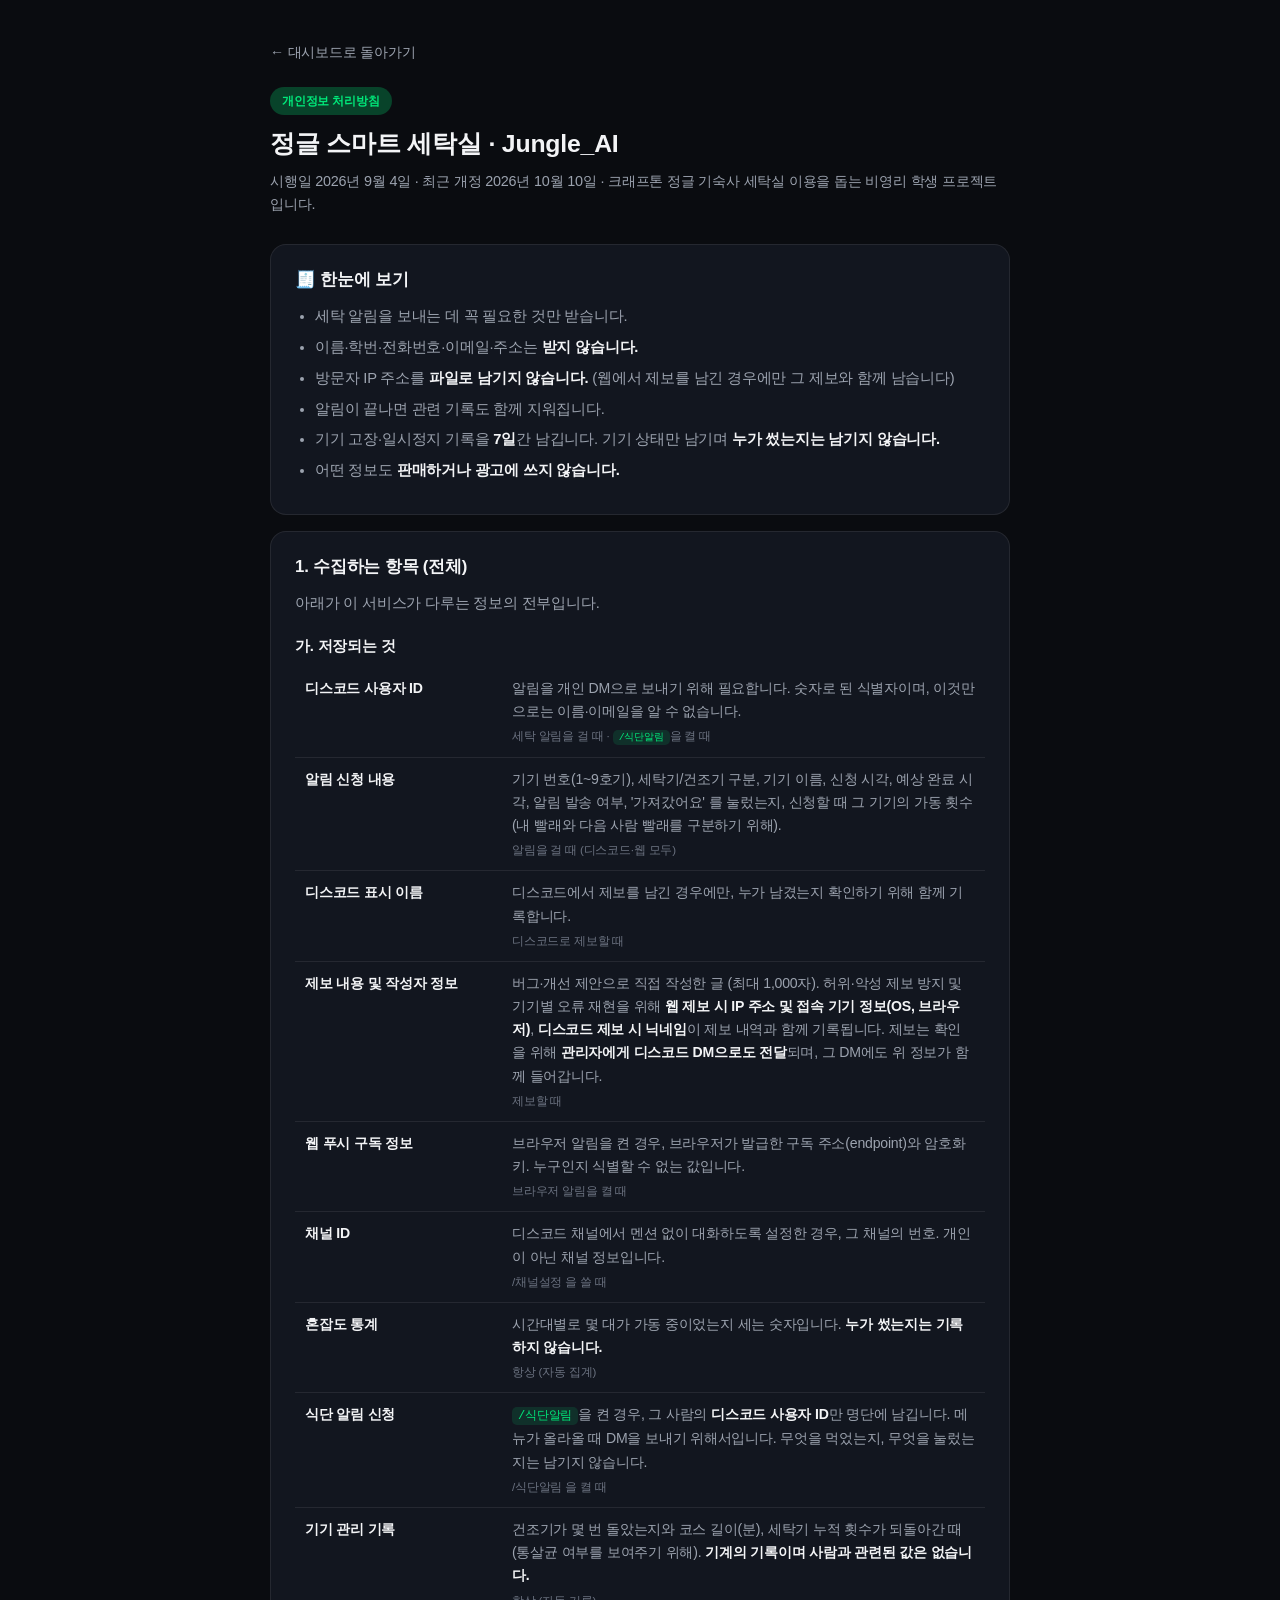
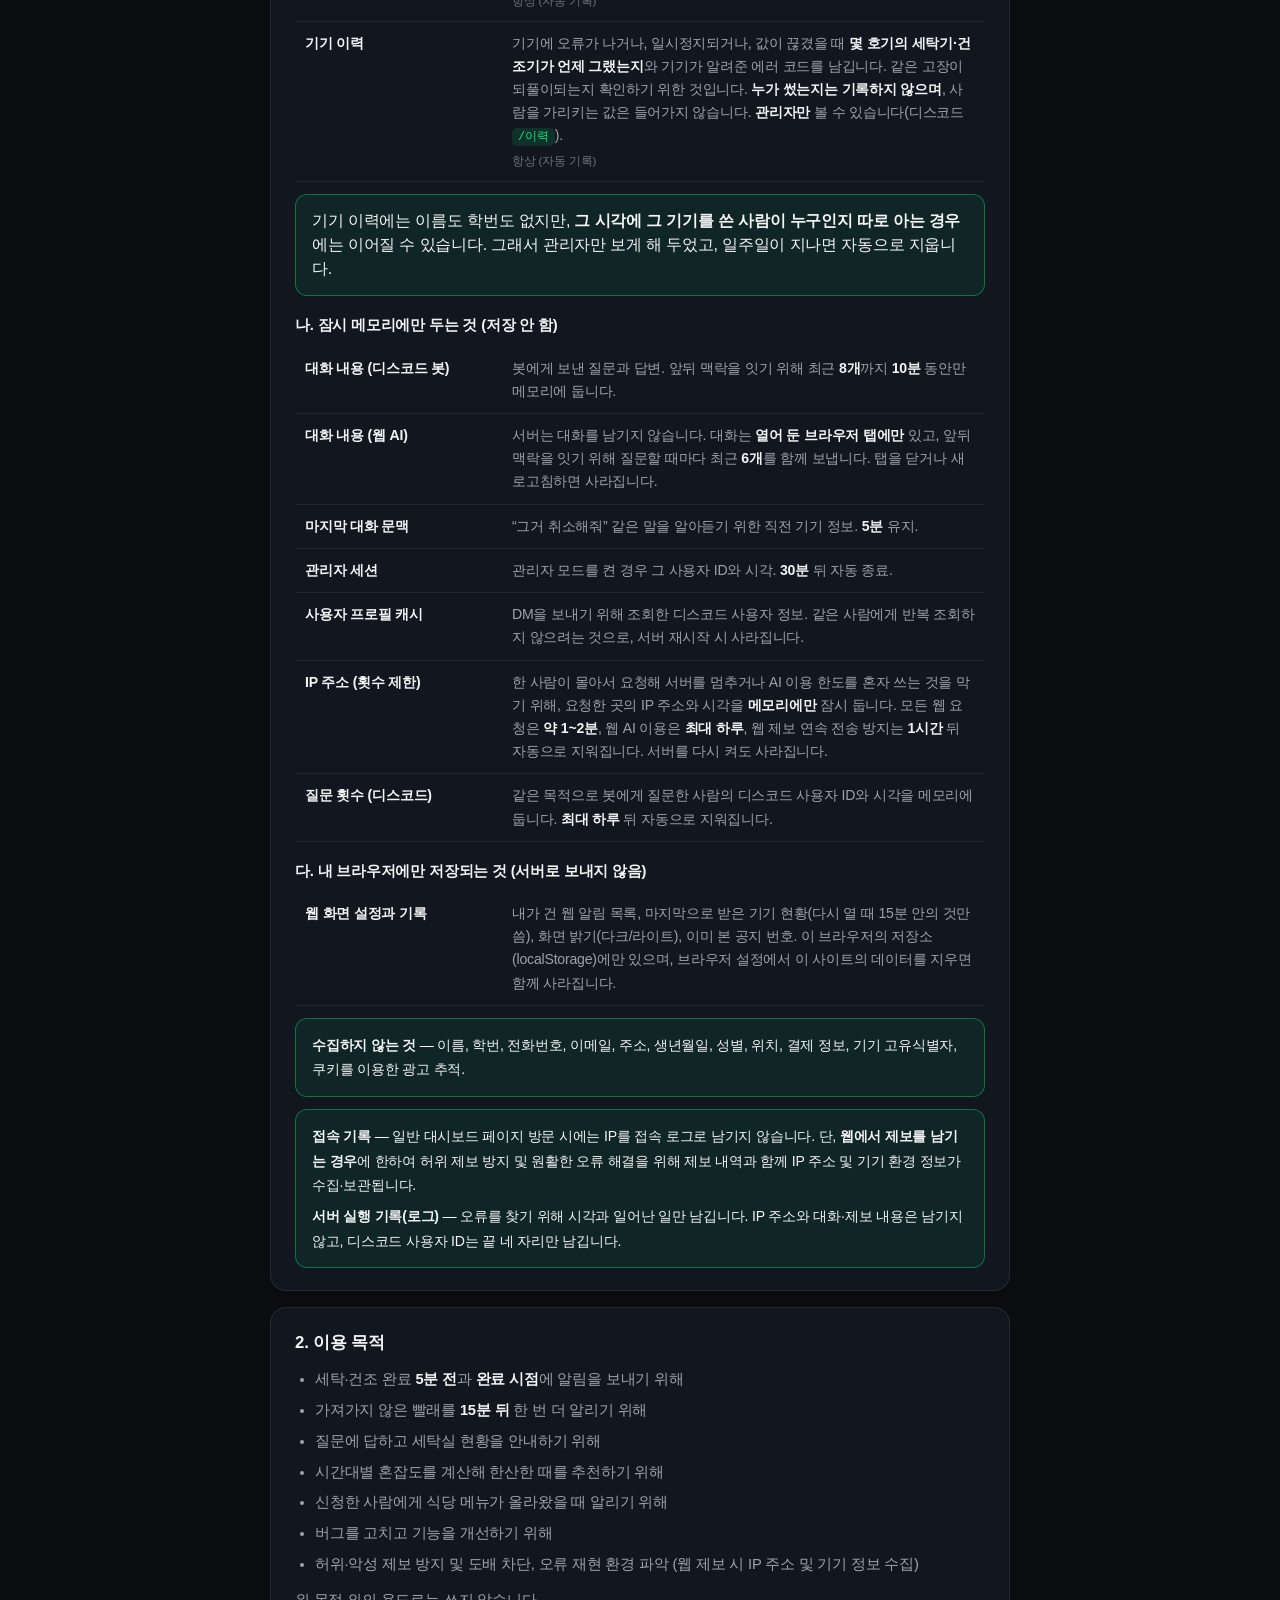
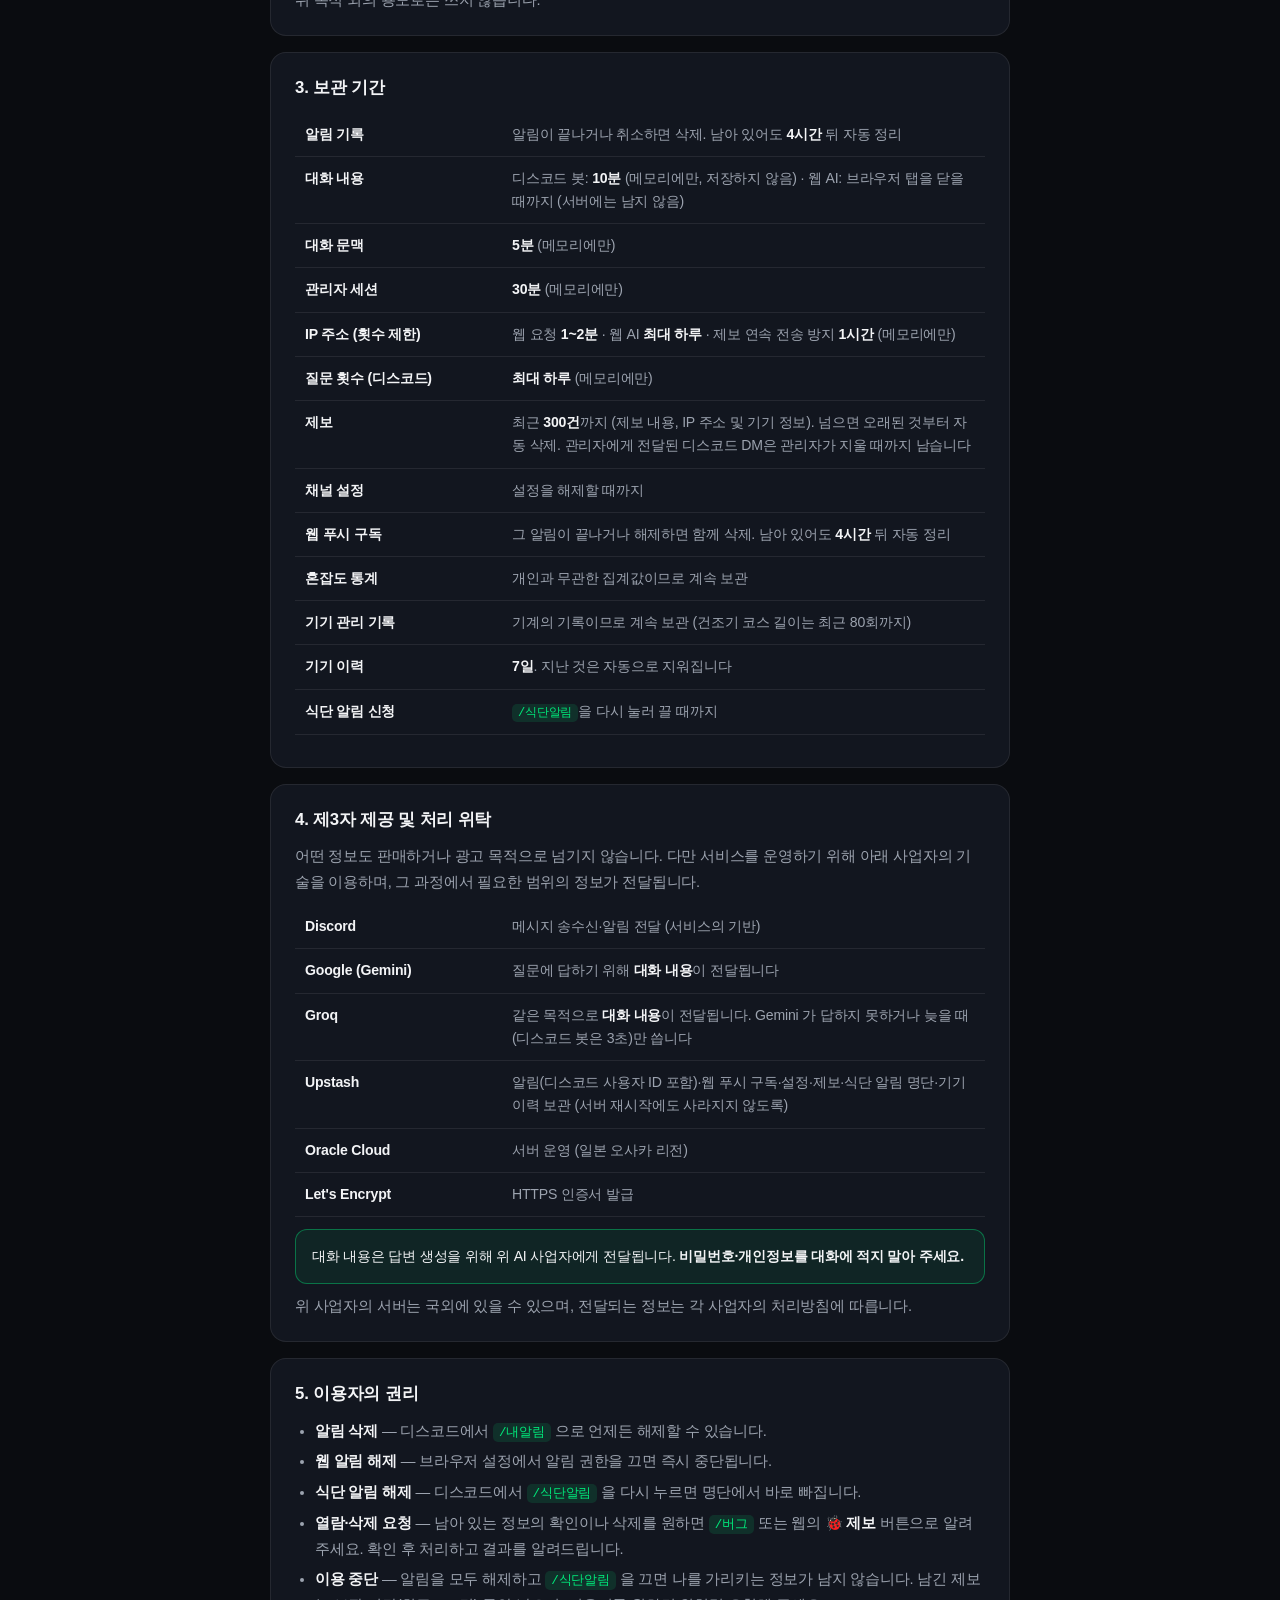
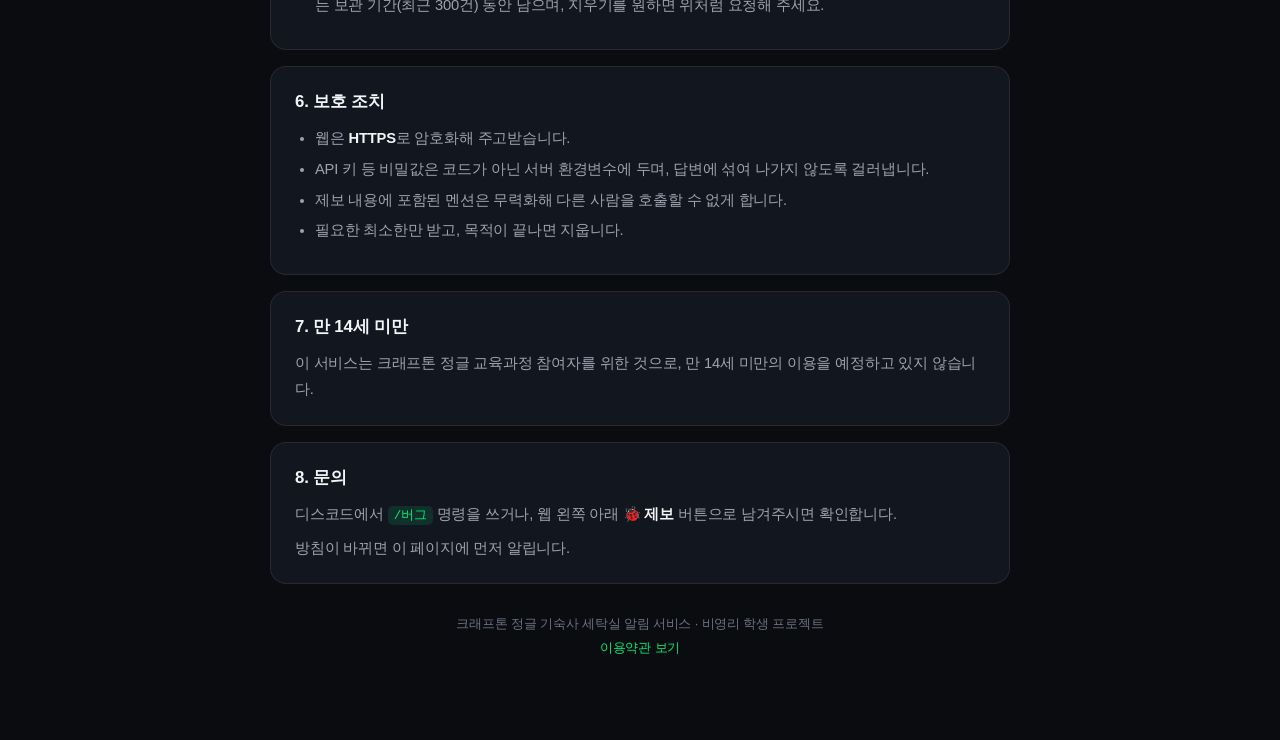
<file: privacy.html>
<!DOCTYPE html>
<html lang="ko">
<head>
  <meta charset="UTF-8" />
  <meta name="viewport" content="width=device-width, initial-scale=1.0" />
  <title>개인정보 처리방침 | 정글 스마트 세탁실</title>
  <link rel="icon" href="/jungle-logo.png" />
  <link rel="stylesheet" href="/style.css" />
  <link rel="stylesheet" href="/doc.css" />
</head>
<body>
  <div class="doc-wrap">
    <a class="doc-back" href="/">← 대시보드로 돌아가기</a>

    <div class="doc-head">
      <span class="doc-badge">개인정보 처리방침</span>
      <h1>정글 스마트 세탁실 · Jungle_AI</h1>
      <p>시행일 2026년 9월 4일 · 최근 개정 2026년 10월 10일 · 크래프톤 정글 기숙사 세탁실 이용을 돕는 비영리 학생 프로젝트입니다.</p>
    </div>

    <div class="doc-sec">
      <h2>🧾 한눈에 보기</h2>
      <ul>
        <li>세탁 알림을 보내는 데 꼭 필요한 것만 받습니다.</li>
        <li>이름·학번·전화번호·이메일·주소는 <b>받지 않습니다.</b></li>
        <li>방문자 IP 주소를 <b>파일로 남기지 않습니다.</b> (웹에서 제보를 남긴 경우에만 그 제보와 함께 남습니다)</li>
        <li>알림이 끝나면 관련 기록도 함께 지워집니다.</li>
        <li>기기 고장·일시정지 기록을 <b>7일</b>간 남깁니다. 기기 상태만 남기며 <b>누가 썼는지는 남기지 않습니다.</b></li>
        <li>어떤 정보도 <b>판매하거나 광고에 쓰지 않습니다.</b></li>
      </ul>
    </div>

    <div class="doc-sec">
      <h2>1. 수집하는 항목 (전체)</h2>
      <p>아래가 이 서비스가 다루는 정보의 전부입니다.</p>

      <h3 class="doc-sub">가. 저장되는 것</h3>
      <table class="doc-table">
        <tr>
          <th>디스코드 사용자 ID</th>
          <td>알림을 개인 DM으로 보내기 위해 필요합니다. 숫자로 된 식별자이며,
              이것만으로는 이름·이메일을 알 수 없습니다.
              <span class="doc-when">세탁 알림을 걸 때 · <code>/식단알림</code>을 켤 때</span></td>
        </tr>
        <tr>
          <th>알림 신청 내용</th>
          <td>기기 번호(1~9호기), 세탁기/건조기 구분, 기기 이름,
              신청 시각, 예상 완료 시각, 알림 발송 여부, '가져갔어요' 를 눌렀는지,
              신청할 때 그 기기의 가동 횟수(내 빨래와 다음 사람 빨래를 구분하기 위해).
              <span class="doc-when">알림을 걸 때 (디스코드·웹 모두)</span></td>
        </tr>
        <tr>
          <th>디스코드 표시 이름</th>
          <td>디스코드에서 제보를 남긴 경우에만, 누가 남겼는지 확인하기 위해 함께 기록합니다.
              <span class="doc-when">디스코드로 제보할 때</span></td>
        </tr>
        <tr>
          <th>제보 내용 및 작성자 정보</th>
          <td>버그·개선 제안으로 직접 작성한 글 (최대 1,000자).
              허위·악성 제보 방지 및 기기별 오류 재현을 위해 <b>웹 제보 시 IP 주소 및 접속 기기 정보(OS, 브라우저)</b>,
              <b>디스코드 제보 시 닉네임</b>이 제보 내역과 함께 기록됩니다.
              제보는 확인을 위해 <b>관리자에게 디스코드 DM으로도 전달</b>되며,
              그 DM에도 위 정보가 함께 들어갑니다.
              <span class="doc-when">제보할 때</span></td>
        </tr>
        <tr>
          <th>웹 푸시 구독 정보</th>
          <td>브라우저 알림을 켠 경우, 브라우저가 발급한 구독 주소(endpoint)와 암호화 키.
              누구인지 식별할 수 없는 값입니다.
              <span class="doc-when">브라우저 알림을 켤 때</span></td>
        </tr>
        <tr>
          <th>채널 ID</th>
          <td>디스코드 채널에서 멘션 없이 대화하도록 설정한 경우, 그 채널의 번호.
              개인이 아닌 채널 정보입니다.
              <span class="doc-when">/채널설정 을 쓸 때</span></td>
        </tr>
        <tr>
          <th>혼잡도 통계</th>
          <td>시간대별로 몇 대가 가동 중이었는지 세는 숫자입니다.
              <b>누가 썼는지는 기록하지 않습니다.</b>
              <span class="doc-when">항상 (자동 집계)</span></td>
        </tr>
        <tr>
          <th>식단 알림 신청</th>
          <td><code>/식단알림</code>을 켠 경우, 그 사람의 <b>디스코드 사용자 ID</b>만
              명단에 남깁니다. 메뉴가 올라올 때 DM을 보내기 위해서입니다.
              무엇을 먹었는지, 무엇을 눌렀는지는 남기지 않습니다.
              <span class="doc-when">/식단알림 을 켤 때</span></td>
        </tr>
        <tr>
          <th>기기 관리 기록</th>
          <td>건조기가 몇 번 돌았는지와 코스 길이(분), 세탁기 누적 횟수가 되돌아간 때
              (통살균 여부를 보여주기 위해). <b>기계의 기록이며 사람과 관련된 값은 없습니다.</b>
              <span class="doc-when">항상 (자동 기록)</span></td>
        </tr>
        <tr>
          <th>기기 이력</th>
          <td>기기에 오류가 나거나, 일시정지되거나, 값이 끊겼을 때
              <b>몇 호기의 세탁기·건조기가 언제 그랬는지</b>와 기기가 알려준
              에러 코드를 남깁니다. 같은 고장이 되풀이되는지 확인하기 위한 것입니다.
              <b>누가 썼는지는 기록하지 않으며</b>, 사람을 가리키는 값은 들어가지 않습니다.
              <b>관리자만</b> 볼 수 있습니다(디스코드 <code>/이력</code>).
              <span class="doc-when">항상 (자동 기록)</span></td>
        </tr>
      </table>

      <div class="doc-note">
        기기 이력에는 이름도 학번도 없지만, <b>그 시각에 그 기기를 쓴 사람이 누구인지
        따로 아는 경우</b>에는 이어질 수 있습니다. 그래서 관리자만 보게 해 두었고,
        일주일이 지나면 자동으로 지웁니다.
      </div>

      <h3 class="doc-sub">나. 잠시 메모리에만 두는 것 (저장 안 함)</h3>
      <table class="doc-table">
        <tr>
          <th>대화 내용 (디스코드 봇)</th>
          <td>봇에게 보낸 질문과 답변. 앞뒤 맥락을 잇기 위해
              최근 <b>8개</b>까지 <b>10분</b> 동안만 메모리에 둡니다.</td>
        </tr>
        <tr>
          <th>대화 내용 (웹 AI)</th>
          <td>서버는 대화를 남기지 않습니다. 대화는 <b>열어 둔 브라우저 탭에만</b> 있고,
              앞뒤 맥락을 잇기 위해 질문할 때마다 최근 <b>6개</b>를 함께 보냅니다.
              탭을 닫거나 새로고침하면 사라집니다.</td>
        </tr>
        <tr>
          <th>마지막 대화 문맥</th>
          <td>“그거 취소해줘” 같은 말을 알아듣기 위한 직전 기기 정보. <b>5분</b> 유지.</td>
        </tr>
        <tr>
          <th>관리자 세션</th>
          <td>관리자 모드를 켠 경우 그 사용자 ID와 시각. <b>30분</b> 뒤 자동 종료.</td>
        </tr>
        <tr>
          <th>사용자 프로필 캐시</th>
          <td>DM을 보내기 위해 조회한 디스코드 사용자 정보.
              같은 사람에게 반복 조회하지 않으려는 것으로, 서버 재시작 시 사라집니다.</td>
        </tr>
        <tr>
          <th>IP 주소 (횟수 제한)</th>
          <td>한 사람이 몰아서 요청해 서버를 멈추거나 AI 이용 한도를 혼자 쓰는 것을 막기 위해,
              요청한 곳의 IP 주소와 시각을 <b>메모리에만</b> 잠시 둡니다.
              모든 웹 요청은 <b>약 1~2분</b>, 웹 AI 이용은 <b>최대 하루</b>,
              웹 제보 연속 전송 방지는 <b>1시간</b> 뒤 자동으로 지워집니다.
              서버를 다시 켜도 사라집니다.</td>
        </tr>
        <tr>
          <th>질문 횟수 (디스코드)</th>
          <td>같은 목적으로 봇에게 질문한 사람의 디스코드 사용자 ID와 시각을
              메모리에 둡니다. <b>최대 하루</b> 뒤 자동으로 지워집니다.</td>
        </tr>
      </table>

      <h3 class="doc-sub">다. 내 브라우저에만 저장되는 것 (서버로 보내지 않음)</h3>
      <table class="doc-table">
        <tr>
          <th>웹 화면 설정과 기록</th>
          <td>내가 건 웹 알림 목록, 마지막으로 받은 기기 현황(다시 열 때 15분 안의 것만 씀),
              화면 밝기(다크/라이트), 이미 본 공지 번호.
              이 브라우저의 저장소(localStorage)에만 있으며,
              브라우저 설정에서 이 사이트의 데이터를 지우면 함께 사라집니다.</td>
        </tr>
      </table>

      <div class="doc-note">
        <p><b>수집하지 않는 것</b> — 이름, 학번, 전화번호, 이메일, 주소, 생년월일,
           성별, 위치, 결제 정보, 기기 고유식별자, 쿠키를 이용한 광고 추적.</p>
      </div>
      <div class="doc-note">
        <p><b>접속 기록</b> — 일반 대시보드 페이지 방문 시에는 IP를 접속 로그로 남기지
           않습니다. 단, <b>웹에서 제보를 남기는 경우</b>에 한하여 허위 제보 방지 및 원활한
           오류 해결을 위해 제보 내역과 함께 IP 주소 및 기기 환경 정보가 수집·보관됩니다.</p>
        <p style="margin-top:6px;"><b>서버 실행 기록(로그)</b> — 오류를 찾기 위해 시각과 일어난 일만 남깁니다.
           IP 주소와 대화·제보 내용은 남기지 않고, 디스코드 사용자 ID는 끝 네 자리만 남깁니다.</p>
      </div>
    </div>

    <div class="doc-sec">
      <h2>2. 이용 목적</h2>
      <ul>
        <li>세탁·건조 완료 <b>5분 전</b>과 <b>완료 시점</b>에 알림을 보내기 위해</li>
        <li>가져가지 않은 빨래를 <b>15분 뒤</b> 한 번 더 알리기 위해</li>
        <li>질문에 답하고 세탁실 현황을 안내하기 위해</li>
        <li>시간대별 혼잡도를 계산해 한산한 때를 추천하기 위해</li>
        <li>신청한 사람에게 식당 메뉴가 올라왔을 때 알리기 위해</li>
        <li>버그를 고치고 기능을 개선하기 위해</li>
        <li>허위·악성 제보 방지 및 도배 차단, 오류 재현 환경 파악 (웹 제보 시 IP 주소 및 기기 정보 수집)</li>
      </ul>
      <p style="margin-top:10px;">위 목적 외의 용도로는 쓰지 않습니다.</p>
    </div>

    <div class="doc-sec">
      <h2>3. 보관 기간</h2>
      <table class="doc-table">
        <tr><th>알림 기록</th><td>알림이 끝나거나 취소하면 삭제. 남아 있어도 <b>4시간</b> 뒤 자동 정리</td></tr>
        <tr><th>대화 내용</th><td>디스코드 봇: <b>10분</b> (메모리에만, 저장하지 않음) · 웹 AI: 브라우저 탭을 닫을 때까지 (서버에는 남지 않음)</td></tr>
        <tr><th>대화 문맥</th><td><b>5분</b> (메모리에만)</td></tr>
        <tr><th>관리자 세션</th><td><b>30분</b> (메모리에만)</td></tr>
        <tr><th>IP 주소 (횟수 제한)</th><td>웹 요청 <b>1~2분</b> · 웹 AI <b>최대 하루</b> · 제보 연속 전송 방지 <b>1시간</b> (메모리에만)</td></tr>
        <tr><th>질문 횟수 (디스코드)</th><td><b>최대 하루</b> (메모리에만)</td></tr>
        <tr><th>제보</th><td>최근 <b>300건</b>까지 (제보 내용, IP 주소 및 기기 정보). 넘으면 오래된 것부터 자동 삭제.
            관리자에게 전달된 디스코드 DM은 관리자가 지울 때까지 남습니다</td></tr>
        <tr><th>채널 설정</th><td>설정을 해제할 때까지</td></tr>
        <tr><th>웹 푸시 구독</th><td>그 알림이 끝나거나 해제하면 함께 삭제. 남아 있어도 <b>4시간</b> 뒤 자동 정리</td></tr>
        <tr><th>혼잡도 통계</th><td>개인과 무관한 집계값이므로 계속 보관</td></tr>
        <tr><th>기기 관리 기록</th><td>기계의 기록이므로 계속 보관 (건조기 코스 길이는 최근 80회까지)</td></tr>
        <tr><th>기기 이력</th><td><b>7일</b>. 지난 것은 자동으로 지워집니다</td></tr>
        <tr><th>식단 알림 신청</th><td><code>/식단알림</code>을 다시 눌러 끌 때까지</td></tr>
      </table>
    </div>

    <div class="doc-sec">
      <h2>4. 제3자 제공 및 처리 위탁</h2>
      <p>어떤 정보도 판매하거나 광고 목적으로 넘기지 않습니다. 다만 서비스를 운영하기 위해
         아래 사업자의 기술을 이용하며, 그 과정에서 필요한 범위의 정보가 전달됩니다.</p>
      <table class="doc-table">
        <tr><th>Discord</th><td>메시지 송수신·알림 전달 (서비스의 기반)</td></tr>
        <tr><th>Google (Gemini)</th><td>질문에 답하기 위해 <b>대화 내용</b>이 전달됩니다</td></tr>
        <tr><th>Groq</th><td>같은 목적으로 <b>대화 내용</b>이 전달됩니다. Gemini 가 답하지 못하거나 늦을 때(디스코드 봇은 3초)만 씁니다</td></tr>
        <tr><th>Upstash</th><td>알림(디스코드 사용자 ID 포함)·웹 푸시 구독·설정·제보·식단 알림 명단·기기 이력 보관 (서버 재시작에도 사라지지 않도록)</td></tr>
        <tr><th>Oracle Cloud</th><td>서버 운영 (일본 오사카 리전)</td></tr>
        <tr><th>Let's Encrypt</th><td>HTTPS 인증서 발급</td></tr>
      </table>
      <div class="doc-note">
        <p>대화 내용은 답변 생성을 위해 위 AI 사업자에게 전달됩니다.
           <b>비밀번호·개인정보를 대화에 적지 말아 주세요.</b></p>
      </div>
      <p style="margin-top:10px;">위 사업자의 서버는 국외에 있을 수 있으며,
         전달되는 정보는 각 사업자의 처리방침에 따릅니다.</p>
    </div>

    <div class="doc-sec">
      <h2>5. 이용자의 권리</h2>
      <ul>
        <li><b>알림 삭제</b> — 디스코드에서 <code>/내알림</code> 으로 언제든 해제할 수 있습니다.</li>
        <li><b>웹 알림 해제</b> — 브라우저 설정에서 알림 권한을 끄면 즉시 중단됩니다.</li>
        <li><b>식단 알림 해제</b> — 디스코드에서 <code>/식단알림</code> 을 다시 누르면
            명단에서 바로 빠집니다.</li>
        <li><b>열람·삭제 요청</b> — 남아 있는 정보의 확인이나 삭제를 원하면
            <code>/버그</code> 또는 웹의 <b>🐞 제보</b> 버튼으로 알려주세요.
            확인 후 처리하고 결과를 알려드립니다.</li>
        <li><b>이용 중단</b> — 알림을 모두 해제하고 <code>/식단알림</code> 을 끄면 나를 가리키는 정보가
            남지 않습니다. 남긴 제보는 보관 기간(최근 300건) 동안 남으며, 지우기를 원하면 위처럼 요청해 주세요.</li>
      </ul>
    </div>

    <div class="doc-sec">
      <h2>6. 보호 조치</h2>
      <ul>
        <li>웹은 <b>HTTPS</b>로 암호화해 주고받습니다.</li>
        <li>API 키 등 비밀값은 코드가 아닌 서버 환경변수에 두며,
            답변에 섞여 나가지 않도록 걸러냅니다.</li>
        <li>제보 내용에 포함된 멘션은 무력화해 다른 사람을 호출할 수 없게 합니다.</li>
        <li>필요한 최소한만 받고, 목적이 끝나면 지웁니다.</li>
      </ul>
    </div>

    <div class="doc-sec">
      <h2>7. 만 14세 미만</h2>
      <p>이 서비스는 크래프톤 정글 교육과정 참여자를 위한 것으로,
         만 14세 미만의 이용을 예정하고 있지 않습니다.</p>
    </div>

    <div class="doc-sec">
      <h2>8. 문의</h2>
      <p>디스코드에서 <code>/버그</code> 명령을 쓰거나, 웹 왼쪽 아래
         <b>🐞 제보</b> 버튼으로 남겨주시면 확인합니다.</p>
      <p style="margin-top:8px;">방침이 바뀌면 이 페이지에 먼저 알립니다.</p>
    </div>

    <p class="doc-foot">
      크래프톤 정글 기숙사 세탁실 알림 서비스 · 비영리 학생 프로젝트<br />
      <a href="/terms.html">이용약관 보기</a>
    </p>
  </div>

  <script src="/doc.js"></script>
</body>
</html>
</file>
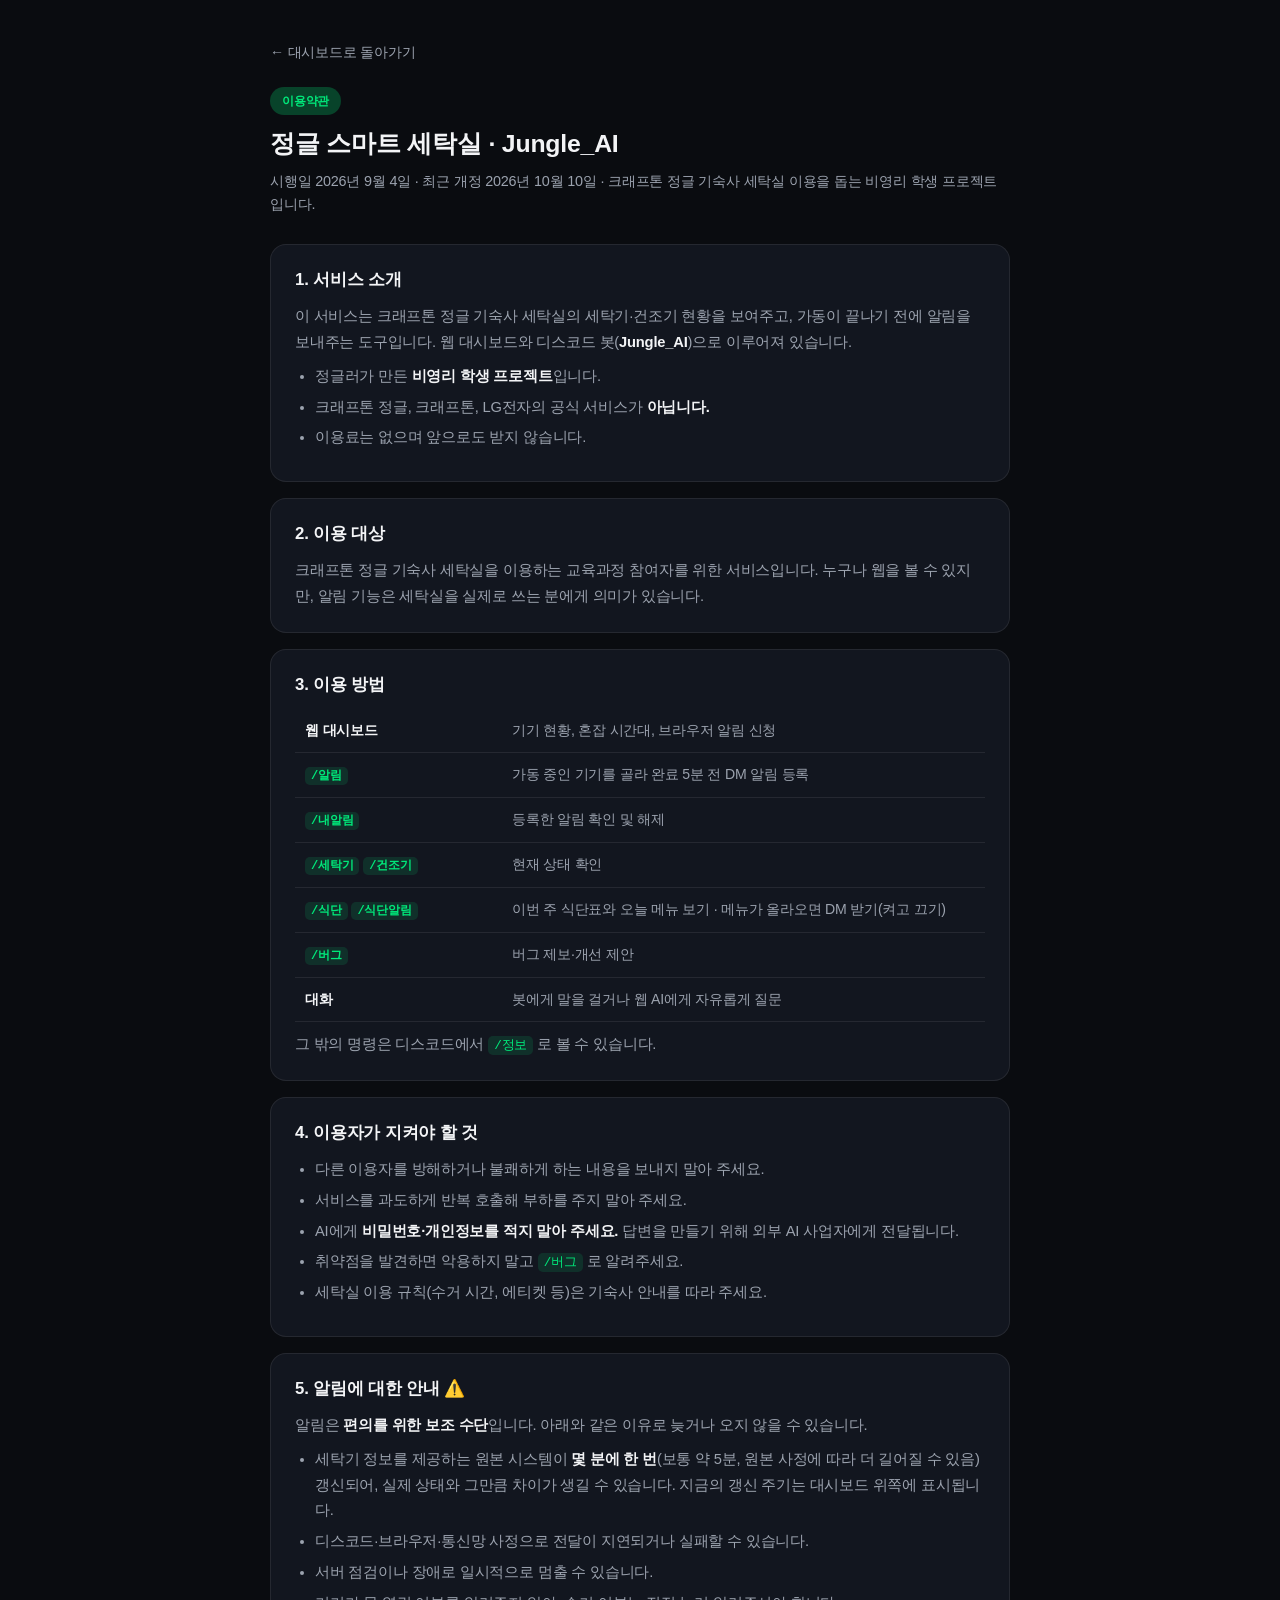
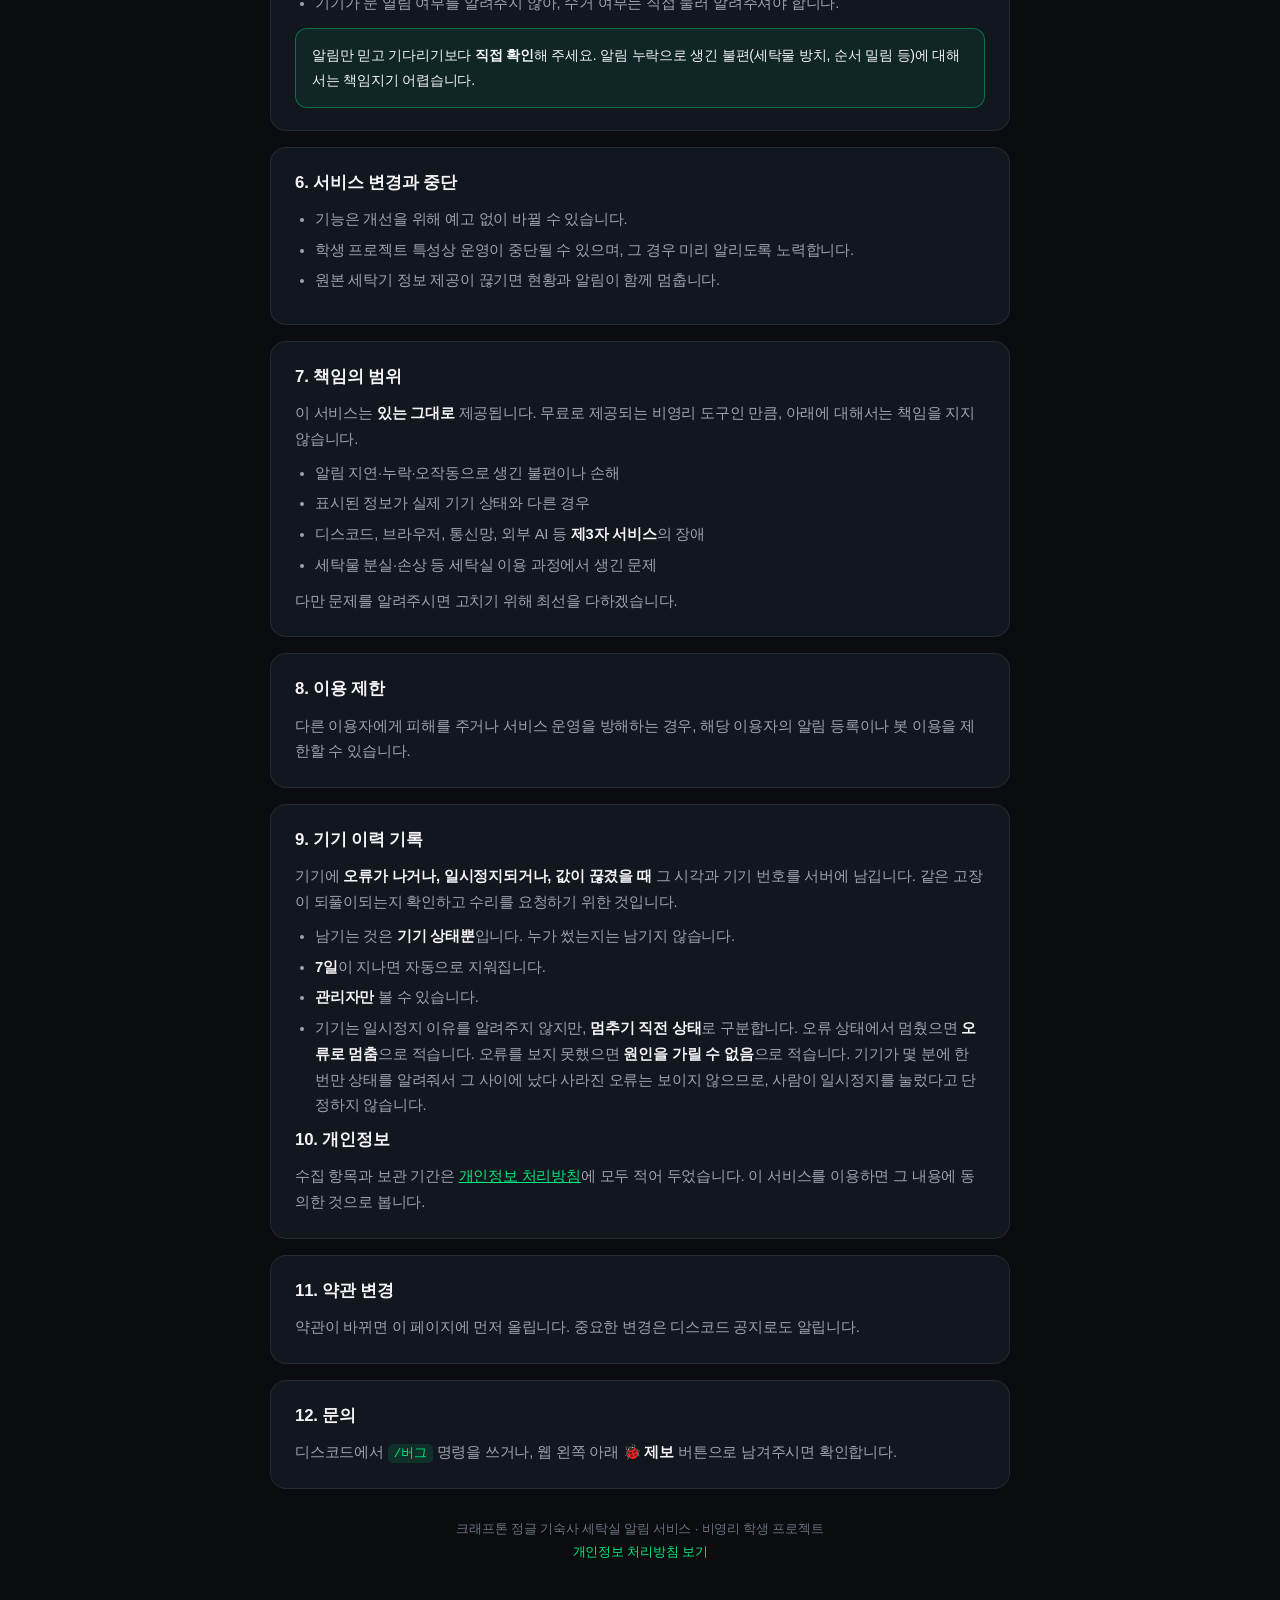
<file: terms.html>
<!DOCTYPE html>
<html lang="ko">
<head>
  <meta charset="UTF-8" />
  <meta name="viewport" content="width=device-width, initial-scale=1.0" />
  <title>이용약관 | 정글 스마트 세탁실</title>
  <link rel="icon" href="/jungle-logo.png" />
  <link rel="stylesheet" href="/style.css" />
  <link rel="stylesheet" href="/doc.css" />
</head>
<body>
  <div class="doc-wrap">
    <a class="doc-back" href="/">← 대시보드로 돌아가기</a>

    <div class="doc-head">
      <span class="doc-badge">이용약관</span>
      <h1>정글 스마트 세탁실 · Jungle_AI</h1>
      <p>시행일 2026년 9월 4일 · 최근 개정 2026년 10월 10일 · 크래프톤 정글 기숙사 세탁실 이용을 돕는 비영리 학생 프로젝트입니다.</p>
    </div>

    <div class="doc-sec">
      <h2>1. 서비스 소개</h2>
      <p>이 서비스는 크래프톤 정글 기숙사 세탁실의 세탁기·건조기 현황을 보여주고,
         가동이 끝나기 전에 알림을 보내주는 도구입니다. 웹 대시보드와
         디스코드 봇(<b>Jungle_AI</b>)으로 이루어져 있습니다.</p>
      <ul>
        <li>정글러가 만든 <b>비영리 학생 프로젝트</b>입니다.</li>
        <li>크래프톤 정글, 크래프톤, LG전자의 공식 서비스가 <b>아닙니다.</b></li>
        <li>이용료는 없으며 앞으로도 받지 않습니다.</li>
      </ul>
    </div>

    <div class="doc-sec">
      <h2>2. 이용 대상</h2>
      <p>크래프톤 정글 기숙사 세탁실을 이용하는 교육과정 참여자를 위한 서비스입니다.
         누구나 웹을 볼 수 있지만, 알림 기능은 세탁실을 실제로 쓰는 분에게 의미가 있습니다.</p>
    </div>

    <div class="doc-sec">
      <h2>3. 이용 방법</h2>
      <table class="doc-table">
        <tr><th>웹 대시보드</th><td>기기 현황, 혼잡 시간대, 브라우저 알림 신청</td></tr>
        <tr><th><code>/알림</code></th><td>가동 중인 기기를 골라 완료 5분 전 DM 알림 등록</td></tr>
        <tr><th><code>/내알림</code></th><td>등록한 알림 확인 및 해제</td></tr>
        <tr><th><code>/세탁기</code> <code>/건조기</code></th><td>현재 상태 확인</td></tr>
        <tr><th><code>/식단</code> <code>/식단알림</code></th><td>이번 주 식단표와 오늘 메뉴 보기 · 메뉴가 올라오면 DM 받기(켜고 끄기)</td></tr>
        <tr><th><code>/버그</code></th><td>버그 제보·개선 제안</td></tr>
        <tr><th>대화</th><td>봇에게 말을 걸거나 웹 AI에게 자유롭게 질문</td></tr>
      </table>
      <p style="margin-top:8px;">그 밖의 명령은 디스코드에서 <code>/정보</code> 로 볼 수 있습니다.</p>
    </div>

    <div class="doc-sec">
      <h2>4. 이용자가 지켜야 할 것</h2>
      <ul>
        <li>다른 이용자를 방해하거나 불쾌하게 하는 내용을 보내지 말아 주세요.</li>
        <li>서비스를 과도하게 반복 호출해 부하를 주지 말아 주세요.</li>
        <li>AI에게 <b>비밀번호·개인정보를 적지 말아 주세요.</b>
            답변을 만들기 위해 외부 AI 사업자에게 전달됩니다.</li>
        <li>취약점을 발견하면 악용하지 말고 <code>/버그</code> 로 알려주세요.</li>
        <li>세탁실 이용 규칙(수거 시간, 에티켓 등)은 기숙사 안내를 따라 주세요.</li>
      </ul>
    </div>

    <div class="doc-sec">
      <h2>5. 알림에 대한 안내 <span style="color:var(--color-drying);">⚠️</span></h2>
      <p>알림은 <b>편의를 위한 보조 수단</b>입니다. 아래와 같은 이유로 늦거나 오지 않을 수 있습니다.</p>
      <ul>
        <li>세탁기 정보를 제공하는 원본 시스템이 <b>몇 분에 한 번</b>(보통 약 5분, 원본 사정에 따라
            더 길어질 수 있음) 갱신되어, 실제 상태와 그만큼 차이가 생길 수 있습니다.
            지금의 갱신 주기는 대시보드 위쪽에 표시됩니다.</li>
        <li>디스코드·브라우저·통신망 사정으로 전달이 지연되거나 실패할 수 있습니다.</li>
        <li>서버 점검이나 장애로 일시적으로 멈출 수 있습니다.</li>
        <li>기기가 문 열림 여부를 알려주지 않아, 수거 여부는 직접 눌러 알려주셔야 합니다.</li>
      </ul>
      <div class="doc-note">
        <p>알림만 믿고 기다리기보다 <b>직접 확인</b>해 주세요.
           알림 누락으로 생긴 불편(세탁물 방치, 순서 밀림 등)에 대해서는
           책임지기 어렵습니다.</p>
      </div>
    </div>

    <div class="doc-sec">
      <h2>6. 서비스 변경과 중단</h2>
      <ul>
        <li>기능은 개선을 위해 예고 없이 바뀔 수 있습니다.</li>
        <li>학생 프로젝트 특성상 운영이 중단될 수 있으며, 그 경우 미리 알리도록 노력합니다.</li>
        <li>원본 세탁기 정보 제공이 끊기면 현황과 알림이 함께 멈춥니다.</li>
      </ul>
    </div>

    <div class="doc-sec">
      <h2>7. 책임의 범위</h2>
      <p>이 서비스는 <b>있는 그대로</b> 제공됩니다. 무료로 제공되는 비영리 도구인 만큼,
         아래에 대해서는 책임을 지지 않습니다.</p>
      <ul>
        <li>알림 지연·누락·오작동으로 생긴 불편이나 손해</li>
        <li>표시된 정보가 실제 기기 상태와 다른 경우</li>
        <li>디스코드, 브라우저, 통신망, 외부 AI 등 <b>제3자 서비스</b>의 장애</li>
        <li>세탁물 분실·손상 등 세탁실 이용 과정에서 생긴 문제</li>
      </ul>
      <p style="margin-top:10px;">다만 문제를 알려주시면 고치기 위해 최선을 다하겠습니다.</p>
    </div>

    <div class="doc-sec">
      <h2>8. 이용 제한</h2>
      <p>다른 이용자에게 피해를 주거나 서비스 운영을 방해하는 경우,
         해당 이용자의 알림 등록이나 봇 이용을 제한할 수 있습니다.</p>
    </div>

    <div class="doc-sec">
      <h2>9. 기기 이력 기록</h2>
      <p>
        기기에 <b>오류가 나거나, 일시정지되거나, 값이 끊겼을 때</b>
        그 시각과 기기 번호를 서버에 남깁니다. 같은 고장이 되풀이되는지 확인하고
        수리를 요청하기 위한 것입니다.
      </p>
      <ul>
        <li>남기는 것은 <b>기기 상태뿐</b>입니다. 누가 썼는지는 남기지 않습니다.</li>
        <li><b>7일</b>이 지나면 자동으로 지워집니다.</li>
        <li><b>관리자만</b> 볼 수 있습니다.</li>
        <li>기기는 일시정지 이유를 알려주지 않지만, <b>멈추기 직전 상태</b>로 구분합니다.
            오류 상태에서 멈췄으면 <b>오류로 멈춤</b>으로 적습니다.
            오류를 보지 못했으면 <b>원인을 가릴 수 없음</b>으로 적습니다.
            기기가 몇 분에 한 번만 상태를 알려줘서 그 사이에 났다 사라진 오류는 보이지 않으므로,
            사람이 일시정지를 눌렀다고 단정하지 않습니다.</li>
      </ul>

      <h2>10. 개인정보</h2>
      <p>수집 항목과 보관 기간은 <a href="/privacy.html" style="color:var(--jungle-green);">개인정보 처리방침</a>에
         모두 적어 두었습니다. 이 서비스를 이용하면 그 내용에 동의한 것으로 봅니다.</p>
    </div>

    <div class="doc-sec">
      <h2>11. 약관 변경</h2>
      <p>약관이 바뀌면 이 페이지에 먼저 올립니다.
         중요한 변경은 디스코드 공지로도 알립니다.</p>
    </div>

    <div class="doc-sec">
      <h2>12. 문의</h2>
      <p>디스코드에서 <code>/버그</code> 명령을 쓰거나, 웹 왼쪽 아래
         <b>🐞 제보</b> 버튼으로 남겨주시면 확인합니다.</p>
    </div>

    <p class="doc-foot">
      크래프톤 정글 기숙사 세탁실 알림 서비스 · 비영리 학생 프로젝트<br />
      <a href="/privacy.html">개인정보 처리방침 보기</a>
    </p>
  </div>

  <script src="/doc.js"></script>
</body>
</html>
</file>
<file: style.css>
/* =========================================================
   Jungle Laundry Dashboard 2.0 - Theme & Styling
   Inspired by KRAFTON JUNGLE & Real LG WashTower Hardware
   ========================================================= */

:root {
  /* 🔤 통일된 타이포그래피 & 폰트 시스템 */
  --font-sans: 'Pretendard Variable', 'Pretendard', -apple-system, BlinkMacSystemFont, 'Segoe UI', Roboto, 'Apple SD Gothic Neo', 'Malgun Gothic', '맑은 고딕', sans-serif;
  /* JetBrains Mono 에는 한글 글리프가 없다. 그대로 두면 '5대', '24분', '대기 중' 처럼
     숫자와 한글이 섞인 곳에서 한글만 시스템 고정폭 폰트로 떨어져 주변과 달라 보인다.
     바로 뒤에 Pretendard 를 두어 숫자는 JetBrains Mono, 한글은 Pretendard 로 그리게 한다. */
  --font-mono: 'JetBrains Mono', 'Pretendard Variable', 'Pretendard', ui-monospace, SFMono-Regular, Menlo, Monaco, Consolas, 'Liberation Mono', 'Courier New', monospace;

  --bg-main: #0a0c10;
  --bg-card: rgba(22, 26, 36, 0.75);
  --bg-card-hover: rgba(30, 35, 48, 0.9);
  --border-subtle: rgba(255, 255, 255, 0.08);
  --border-active: rgba(0, 232, 122, 0.4);
  
  --text-main: #f3f4f6;
  --text-muted: #9ca3af;
  --text-dim: #6b7280;
  
  /* 브랜드 & 상태 컬러 */
  --jungle-green: #00e87a;
  --jungle-glow: rgba(0, 232, 122, 0.25);
  
  --color-men: #3b82f6;
  --color-men-bg: rgba(59, 130, 246, 0.12);
  --color-common: #a855f7;
  --color-common-bg: rgba(168, 85, 247, 0.12);
  --color-women: #ec4899;
  --color-women-bg: rgba(236, 72, 153, 0.12);
  
  --color-running: #00e87a;
  --color-drying: #f59e0b;
  --color-wrinkle: #38bdf8;
  --color-error: #ef4444;
  --color-idle: #6b7280;

  /* 워시타워 하드웨어 메탈릭 룩 */
  --wt-chassis: #171920;
  --wt-glass: #0c0e14;
  --wt-ring: #262a36;
  --wt-bezel: #323847;
}

/* ☀️ 라이트 모드 (화이트/클린 테마) */
body.light-theme {
  --bg-main: #f0f4f8;
  --bg-card: rgba(255, 255, 255, 0.95);
  --bg-card-hover: #ffffff;
  --border-subtle: rgba(0, 0, 0, 0.08);
  --border-active: rgba(0, 180, 90, 0.5);
  
  --text-main: #0f172a;
  --text-muted: #475569;
  --text-dim: #64748b;
  
  --jungle-green: #059669;
  --jungle-glow: rgba(5, 150, 105, 0.2);
  
  --color-men: #1d4ed8;
  --color-men-bg: #eff6ff;
  --color-common: #7e22ce;
  --color-common-bg: #faf5ff;
  --color-women: #be185d;
  --color-women-bg: #fdf2f8;
  
  --color-running: #059669;
  --color-drying: #d97706;
  --color-wrinkle: #0284c7;
  --color-error: #dc2626;
  --color-idle: #94a3b8;

  --wt-chassis: #ffffff;
  --wt-glass: #f8fafc;
  --wt-ring: #e2e8f0;
  --wt-bezel: #cbd5e1;
}


code, kbd, samp, pre {
  font-family: var(--font-mono);
}

/* 전체 선택자로 font-family 를 박으면 자식이 부모 폰트를 물려받지 못한다.
   (숫자용 폰트를 지정한 요소 안의 <b>, <span> 이 제각각으로 보이던 원인)
   폰트는 body 에서 한 번만 정하고 상속되게 둔다. */
*, *::before, *::after {
  box-sizing: border-box;
  margin: 0;
  padding: 0;
  -webkit-font-smoothing: antialiased;
  -moz-osx-font-smoothing: grayscale;
}

/* 폼 요소는 브라우저 기본 폰트가 강해서 상속이 안 되므로 명시적으로 지정한다 */
button, input, textarea, select {
  box-sizing: border-box;
  margin: 0;
  padding: 0;
  font-family: var(--font-sans);
  -webkit-font-smoothing: antialiased;
  -moz-osx-font-smoothing: grayscale;
}

body {
  background-color: var(--bg-main);
  color: var(--text-main);
  font-family: var(--font-sans);
  min-height: 100vh;
  overflow-x: hidden;
  position: relative;
  line-height: 1.5;
  letter-spacing: -0.2px;
}

/* 앰비언트 글로우 배경 */
.ambient-glow {
  position: fixed;
  border-radius: 50%;
  filter: blur(120px);
  pointer-events: none;
  z-index: 0;
  opacity: 0.15;
}
.glow-1 {
  width: 500px;
  height: 500px;
  top: -100px;
  left: 10%;
  background: radial-gradient(circle, var(--jungle-green), transparent 70%);
}
.glow-2 {
  width: 600px;
  height: 600px;
  bottom: 5%;
  right: 5%;
  background: radial-gradient(circle, #3b82f6, transparent 70%);
}

/* ---------------------------------------------
   Header
   --------------------------------------------- */
.app-header {
  position: sticky;
  top: 0;
  z-index: 100;
  background: rgba(10, 12, 16, 0.85);
  backdrop-filter: blur(16px);
  border-bottom: 1px solid var(--border-subtle);
  padding: 14px 24px;
}

.header-container {
  max-width: 1400px;
  margin: 0 auto;
  display: flex;
  justify-content: space-between;
  align-items: center;
}

.brand-group {
  display: flex;
  align-items: center;
  gap: 14px;
}

.brand-badge-wrap {
  display: flex;
  align-items: center;
  gap: 8px;
}

.brand-jungle-logo {
  width: 26px;
  height: 26px;
  object-fit: contain;
  filter: drop-shadow(0 0 8px rgba(0, 232, 122, 0.45));
  transition: transform 0.35s cubic-bezier(0.34, 1.56, 0.64, 1);
}

.brand-group:hover .brand-jungle-logo {
  transform: rotate(45deg) scale(1.15);
}

.brand-badge {
  background: linear-gradient(135deg, rgba(0, 232, 122, 0.15), rgba(0, 232, 122, 0.05));
  border: 1px solid var(--jungle-green);
  color: var(--jungle-green);
  font-size: 11px;
  font-weight: 800;
  letter-spacing: 0.8px;
  padding: 4px 10px;
  border-radius: 8px;
  text-transform: uppercase;
}

.brand-title {
  font-size: 18px;
  font-weight: 800;
  color: var(--text-main);
  letter-spacing: -0.3px;
}
.brand-title .highlight {
  color: var(--jungle-green);
}

.header-controls {
  display: flex;
  align-items: center;
  gap: 16px;
}

.btn-config-ai {
  background: rgba(0, 232, 122, 0.1);
  border: 1px solid rgba(0, 232, 122, 0.35);
  color: var(--jungle-green);
  font-weight: 800;
  font-size: 12px;
  padding: 6px 12px;
  border-radius: 20px;
  cursor: pointer;
  display: flex;
  align-items: center;
  gap: 6px;
  transition: all 0.2s ease;
}
.btn-config-ai:hover {
  background: rgba(0, 232, 122, 0.2);
  border-color: var(--jungle-green);
  transform: translateY(-1px);
}

.connection-status {
  display: flex;
  align-items: center;
  gap: 8px;
  background: rgba(255, 255, 255, 0.04);
  border: 1px solid var(--border-subtle);
  padding: 6px 14px;
  border-radius: 20px;
  font-size: 12px;
}

.live-dot {
  width: 8px;
  height: 8px;
  border-radius: 50%;
  background-color: var(--jungle-green);
  box-shadow: 0 0 10px var(--jungle-green);
  animation: pulse-dot 2s infinite ease-in-out;
}
@keyframes pulse-dot {
  0%, 100% { opacity: 1; transform: scale(1); }
  50% { opacity: 0.4; transform: scale(0.85); }
}

.status-text {
  color: var(--text-muted);
  font-weight: 500;
}
.sync-time {
  font-family: var(--font-mono);
  color: var(--text-main);
  font-weight: 700;
}

.btn-refresh {
  background: rgba(255, 255, 255, 0.06);
  border: 1px solid var(--border-subtle);
  color: var(--text-main);
  width: 36px;
  height: 36px;
  border-radius: 10px;
  display: flex;
  align-items: center;
  justify-content: center;
  cursor: pointer;
  transition: all 0.2s ease;
}
.btn-refresh:hover {
  background: rgba(255, 255, 255, 0.12);
  border-color: var(--jungle-green);
}
.refresh-icon {
  width: 18px;
  height: 18px;
  transition: transform 0.4s ease;
}
.btn-refresh.spinning .refresh-icon {
  transform: rotate(360deg);
}

/* 상단 헤더 다크/라이트 테마 전환 버튼 */
.btn-theme-toggle,
.btn-help {
  display: flex;
  align-items: center;
  gap: 5px;
  background: rgba(255, 255, 255, 0.06);
  border: 1px solid var(--border-subtle);
  color: var(--text-main);
  font-size: 12px;
  font-weight: 700;
  padding: 6px 11px;
  border-radius: 10px;
  cursor: pointer;
  transition: all 0.2s ease;
  white-space: nowrap;
}
.btn-theme-toggle:hover,
.btn-help:hover {
  background: rgba(255, 255, 255, 0.12);
  border-color: rgba(255, 255, 255, 0.25);
  transform: translateY(-1px);
}

/* 상단 헤더 내 알리미 바로가기 버튼 */
.btn-alarm-center {
  display: flex;
  align-items: center;
  gap: 6px;
  background: rgba(0, 232, 122, 0.1);
  border: 1px solid rgba(0, 232, 122, 0.3);
  color: var(--jungle-green);
  font-size: 12px;
  font-weight: 800;
  padding: 6px 12px;
  border-radius: 10px;
  cursor: pointer;
  transition: all 0.2s ease;
  white-space: nowrap;
}
.btn-alarm-center:hover {
  background: rgba(0, 232, 122, 0.2);
  border-color: var(--jungle-green);
  transform: translateY(-1px);
  box-shadow: 0 4px 12px rgba(0, 232, 122, 0.25);
}
.btn-alarm-center.has-active-alarms {
  background: rgba(0, 232, 122, 0.2);
  animation: pulse-alarm-btn 2s infinite;
}
@keyframes pulse-alarm-btn {
  0%, 100% { box-shadow: 0 0 0 0 rgba(0, 232, 122, 0.4); }
  50% { box-shadow: 0 0 10px rgba(0, 232, 122, 0.3); }
}
.alarm-badge-count {
  background: var(--jungle-green);
  color: #06110a;
  font-size: 11px;
  font-weight: 900;
  padding: 1px 6px;
  border-radius: 10px;
  min-width: 16px;
  text-align: center;
}

/* ---------------------------------------------
   Main Content Layout
   --------------------------------------------- */
.main-container {
  max-width: 1400px;
  margin: 0 auto;
  padding: 24px;
  display: flex;
  flex-direction: column;
  gap: 28px;
  position: relative;
  z-index: 1;
}

/* 1. Summary Hero */
.summary-hero {
  display: grid;
  grid-template-columns: 2fr 1fr;
  gap: 16px;
}

@media (max-width: 992px) {
  .summary-hero {
    grid-template-columns: 1fr;
  }
}

.hero-card {
  background: var(--bg-card);
  border: 1px solid var(--border-subtle);
  border-radius: 18px;
  padding: 20px 24px;
  backdrop-filter: blur(20px);
  display: flex;
  flex-direction: column;
  justify-content: space-between;
  gap: 16px;
  box-shadow: 0 10px 30px rgba(0, 0, 0, 0.3);
}

.dual-recommendation-card {
  background: linear-gradient(135deg, rgba(22, 26, 36, 0.95), rgba(15, 23, 42, 0.85));
}

.dual-rec-grid {
  display: grid;
  grid-template-columns: 1fr 1fr;
  gap: 16px;
  background: transparent;
  border: none;
  padding: 0;
}

@media (max-width: 768px) {
  .dual-rec-grid {
    grid-template-columns: 1fr;
  }
}

.rec-divider {
  display: none;
}

.rec-column {
  display: flex;
  flex-direction: column;
  gap: 6px;
  background: rgba(255, 255, 255, 0.03);
  border: 1px solid var(--border-subtle);
  border-radius: 14px;
  padding: 14px 16px;
}
.rec-column.rec-men {
  border-color: rgba(59, 130, 246, 0.25);
  background: rgba(59, 130, 246, 0.04);
}
.rec-column.rec-women {
  border-color: rgba(236, 72, 153, 0.25);
  background: rgba(236, 72, 153, 0.04);
}

.rec-col-header {
  display: flex;
  justify-content: space-between;
  align-items: center;
}

.rec-gender-tag {
  font-size: 11px;
  font-weight: 800;
  padding: 3px 8px;
  border-radius: 6px;
  letter-spacing: 0.3px;
}
.tag-men { background: var(--color-men-bg); color: var(--color-men); }
.tag-women { background: var(--color-women-bg); color: var(--color-women); }

.rec-status-pill {
  font-size: 10px;
  font-weight: 800;
  background: rgba(0, 232, 122, 0.15);
  color: var(--jungle-green);
  padding: 2px 7px;
  border-radius: 10px;
}

.rec-target-title {
  font-size: 17px;
  font-weight: 900;
  color: var(--text-main);
  letter-spacing: -0.3px;
}

.rec-target-desc {
  font-size: 12px;
  color: var(--text-muted);
  line-height: 1.45;
}

.quick-stats-row {
  display: grid;
  grid-template-columns: repeat(4, 1fr);
  gap: 10px;
  padding-top: 12px;
  border-top: 1px solid var(--border-subtle);
}

.stat-item {
  display: flex;
  flex-direction: column;
  gap: 2px;
}
.stat-label {
  font-size: 11px;
  color: var(--text-dim);
  font-weight: 600;
}
.stat-val {
  font-family: var(--font-mono);
  font-size: 18px;
  font-weight: 800;
}
.val-green { color: var(--jungle-green); }
.val-purple { color: var(--color-common); }
.val-pink { color: var(--color-women); }
.val-red { color: var(--color-error); }

/* 세탁물 방치 알리미 (상하 여백 최적화 및 슬림 스크롤바) */
.stale-alert-card {
  border-left: 4px solid #f59e0b;
  display: flex;
  flex-direction: column;
  justify-content: flex-start;
  gap: 6px;
}
.stale-alert-card .card-header {
  margin-bottom: 2px;
}
.stale-list {
  display: flex;
  flex-direction: column;
  gap: 6px;
  overflow-y: auto;
  max-height: 155px;
  padding-right: 4px;
  margin-top: 4px;
}
.stale-list::-webkit-scrollbar {
  width: 4px;
}
.stale-list::-webkit-scrollbar-thumb {
  background: rgba(245, 158, 11, 0.4);
  border-radius: 4px;
}
.stale-list::-webkit-scrollbar-track {
  background: rgba(0, 0, 0, 0.05);
  border-radius: 4px;
}
.stale-item {
  display: flex;
  align-items: center;
  justify-content: space-between;
  background: rgba(245, 158, 11, 0.08);
  border: 1px solid rgba(245, 158, 11, 0.2);
  padding: 6px 10px;
  border-radius: 8px;
  font-size: 12px;
  gap: 8px;
}
.stale-tower {
  font-weight: 700;
  color: #fcd34d;
  white-space: nowrap;
}
.stale-time {
  font-family: var(--font-mono);
  font-weight: 800;
  color: #f59e0b;
  white-space: nowrap;
}
.stale-empty {
  font-size: 13px;
  color: var(--text-muted);
  text-align: center;
  padding: 14px 0;
}

/* ---------------------------------------------
   🚦 2. Congestion Traffic Light & Golden Time Section
   --------------------------------------------- */
.congestion-section {
  display: flex;
  flex-direction: column;
}

.congestion-card {
  background: var(--bg-card);
  border: 1px solid var(--border-subtle);
  border-radius: 18px;
  padding: 20px 24px;
  display: flex;
  flex-direction: column;
  gap: 16px;
  box-shadow: 0 10px 30px rgba(0, 0, 0, 0.3);
  backdrop-filter: blur(20px);
}

.congestion-header {
  display: flex;
  justify-content: space-between;
  align-items: center;
  flex-wrap: wrap;
  gap: 12px;
}

.traffic-light-wrapper {
  display: flex;
  align-items: center;
  gap: 14px;
}

.traffic-signal-box {
  /* 옆 글자가 길어지면 flex 가 이 칸을 줄여 동그라미가 타원이 된다 */
  flex: none;
  display: flex;
  align-items: center;
  justify-content: center;
  width: 44px;
  height: 44px;
  background: #0d1017;
  border: 2px solid rgba(255, 255, 255, 0.08);
  border-radius: 50%;
  box-shadow: inset 0 2px 6px rgba(0, 0, 0, 0.8);
}

.signal-dot {
  flex: none;
  width: 22px;
  height: 22px;
  aspect-ratio: 1 / 1;
  border-radius: 50%;
  transition: all 0.3s ease;
}
.signal-dot.dot-blue {
  background: #38bdf8;
  box-shadow: 0 0 16px rgba(56, 189, 248, 0.8), inset 0 0 4px #fff;
  animation: pulse-traffic-blue 2s infinite;
}
.signal-dot.dot-green {
  background: #00e87a;
  box-shadow: 0 0 16px rgba(0, 232, 122, 0.8), inset 0 0 4px #fff;
  animation: pulse-traffic-green 2s infinite;
}
.signal-dot.dot-yellow {
  background: #facc15;
  box-shadow: 0 0 16px rgba(250, 204, 21, 0.8), inset 0 0 4px #fff;
  animation: pulse-traffic-yellow 2s infinite;
}
.signal-dot.dot-orange {
  background: #f97316;
  box-shadow: 0 0 16px rgba(249, 115, 22, 0.8), inset 0 0 4px #fff;
  animation: pulse-traffic-orange 2s infinite;
}
.signal-dot.dot-red {
  background: #ef4444;
  box-shadow: 0 0 16px rgba(239, 68, 68, 0.8), inset 0 0 4px #fff;
  animation: pulse-traffic-red 1.5s infinite;
}

@keyframes pulse-traffic-blue {
  0%, 100% { transform: scale(1); box-shadow: 0 0 12px rgba(56, 189, 248, 0.6); }
  50% { transform: scale(1.08); box-shadow: 0 0 20px rgba(56, 189, 248, 1); }
}
@keyframes pulse-traffic-green {
  0%, 100% { transform: scale(1); box-shadow: 0 0 12px rgba(0, 232, 122, 0.6); }
  50% { transform: scale(1.08); box-shadow: 0 0 20px rgba(0, 232, 122, 1); }
}
@keyframes pulse-traffic-yellow {
  0%, 100% { transform: scale(1); box-shadow: 0 0 12px rgba(250, 204, 21, 0.6); }
  50% { transform: scale(1.08); box-shadow: 0 0 20px rgba(250, 204, 21, 1); }
}
@keyframes pulse-traffic-orange {
  0%, 100% { transform: scale(1); box-shadow: 0 0 12px rgba(249, 115, 22, 0.6); }
  50% { transform: scale(1.08); box-shadow: 0 0 20px rgba(249, 115, 22, 1); }
}
@keyframes pulse-traffic-red {
  0%, 100% { transform: scale(1); box-shadow: 0 0 12px rgba(239, 68, 68, 0.6); }
  50% { transform: scale(1.1); box-shadow: 0 0 22px rgba(239, 68, 68, 1); }
}

.traffic-text-group {
  display: flex;
  flex-direction: column;
  gap: 2px;
}

.traffic-title {
  font-size: 16px;
  font-weight: 800;
  color: var(--text-main);
}

.traffic-desc {
  font-size: 12px;
  color: var(--text-muted);
}

.congestion-badge {
  font-size: 11px;
  font-weight: 800;
  padding: 4px 12px;
  border-radius: 12px;
}
.badge-blue { background: rgba(56, 189, 248, 0.15); color: #38bdf8; border: 1px solid rgba(56, 189, 248, 0.4); }
.badge-green { background: rgba(0, 232, 122, 0.15); color: #00e87a; border: 1px solid rgba(0, 232, 122, 0.35); }
.badge-yellow { background: rgba(234, 179, 8, 0.15); color: #facc15; border: 1px solid rgba(234, 179, 8, 0.4); }
.badge-orange { background: rgba(249, 115, 22, 0.15); color: #fb923c; border: 1px solid rgba(249, 115, 22, 0.4); }
.badge-red { background: rgba(239, 68, 68, 0.15); color: #f87171; border: 1px solid rgba(239, 68, 68, 0.4); }

/* 골든타임 타임테이블 */
.golden-time-container {
  display: flex;
  flex-direction: column;
  gap: 10px;
  border-top: 1px solid var(--border-subtle);
  padding-top: 14px;
}

.gt-header {
  display: flex;
  justify-content: space-between;
  align-items: center;
  flex-wrap: wrap;
  gap: 10px;
}
.gt-header-info {
  display: flex;
  align-items: center;
  gap: 10px;
  flex-wrap: wrap;
}
.gt-title {
  font-size: 13px;
  font-weight: 800;
  color: var(--text-main);
  letter-spacing: 0.3px;
}
.gt-current-tag {
  font-size: 11px;
  background: rgba(0, 232, 122, 0.15);
  border: 1px solid rgba(0, 232, 122, 0.35);
  color: var(--jungle-green);
  padding: 3px 9px;
  border-radius: 20px;
  font-weight: 600;
}
.gt-hint {
  font-size: 11px;
  color: var(--text-dim);
  font-family: var(--font-mono);
}

.gt-grid {
  display: grid;
  grid-template-columns: repeat(5, 1fr);
  gap: 10px;
}
@media (max-width: 1200px) {
  .gt-grid {
    grid-template-columns: repeat(auto-fit, minmax(180px, 1fr));
  }
}
@media (max-width: 768px) {
  .gt-grid {
    display: flex;
    overflow-x: auto;
    scroll-snap-type: x mandatory;
    padding-bottom: 8px;
    -webkit-overflow-scrolling: touch;
  }
  .gt-grid > .gt-card {
    min-width: 200px;
    scroll-snap-align: start;
    flex-shrink: 0;
  }
}

.gt-card {
  background: rgba(255, 255, 255, 0.02);
  border: 1px solid rgba(255, 255, 255, 0.06);
  border-radius: 14px;
  padding: 12px;
  display: flex;
  flex-direction: column;
  gap: 6px;
  transition: all 0.25s ease;
  position: relative;
}
.gt-card:hover {
  transform: translateY(-2px);
  background: rgba(255, 255, 255, 0.04);
}

.gt-card-top {
  display: flex;
  align-items: center;
  justify-content: space-between;
}

.gt-now-chip {
  font-size: 10px;
  font-weight: 800;
  background: var(--jungle-green);
  color: #06110a;
  padding: 1px 6px;
  border-radius: 6px;
  animation: pulse-now 1.5s infinite;
}
@keyframes pulse-now {
  0%, 100% { transform: scale(1); box-shadow: 0 0 0 0 rgba(0, 232, 122, 0.6); }
  50% { transform: scale(1.05); box-shadow: 0 0 8px rgba(0, 232, 122, 0.4); }
}

.gt-card.gt-current-active {
  box-shadow: 0 0 16px rgba(0, 232, 122, 0.15);
}

/* 아직 안 잰 요일. 색으로 좋다/나쁘다를 말하지 않는다. */
.dow-card.gt-unknown {
  border: 1.5px dashed rgba(148, 163, 184, 0.3);
  background: rgba(148, 163, 184, 0.04);
}
.badge-mute {
  background: rgba(148, 163, 184, 0.12);
  color: #94a3b8;
  border: 1px solid rgba(148, 163, 184, 0.3);
}
.dow-pending { color: #94a3b8; }
.dow-empty {
  grid-column: 1 / -1;
  padding: 18px;
  text-align: center;
  font-size: 13px;
  color: #94a3b8;
  border: 1.5px dashed rgba(148, 163, 184, 0.3);
  border-radius: 12px;
}

.gt-card.gt-best,
.dow-card.gt-best {
  border: 1.5px solid rgba(56, 189, 248, 0.45);
  background: rgba(56, 189, 248, 0.05);
}
.gt-card.gt-good,
.dow-card.gt-good {
  border: 1.5px solid rgba(0, 232, 122, 0.4);
  background: rgba(0, 232, 122, 0.05);
}
.gt-card.gt-normal,
.dow-card.gt-normal {
  border: 1.5px solid rgba(234, 179, 8, 0.4);
  background: rgba(234, 179, 8, 0.04);
}
.gt-card.gt-caution,
.dow-card.gt-caution {
  border: 1.5px solid rgba(249, 115, 22, 0.45);
  background: rgba(249, 115, 22, 0.05);
}
.gt-card.gt-busy,
.dow-card.gt-busy {
  border: 1.5px solid rgba(239, 68, 68, 0.45);
  background: rgba(239, 68, 68, 0.05);
}

.gt-card.gt-current-active.gt-best {
  border: 2px solid #38bdf8 !important;
  box-shadow: 0 0 18px rgba(56, 189, 248, 0.35);
}
.gt-card.gt-current-active.gt-good {
  border: 2px solid #00e87a !important;
  box-shadow: 0 0 18px rgba(0, 232, 122, 0.35);
}
.gt-card.gt-current-active.gt-normal {
  border: 2px solid #facc15 !important;
  box-shadow: 0 0 18px rgba(250, 204, 21, 0.35);
}
.gt-card.gt-current-active.gt-caution {
  border: 2px solid #f97316 !important;
  box-shadow: 0 0 18px rgba(249, 115, 22, 0.35);
}
.gt-card.gt-current-active.gt-busy {
  border: 2px solid #ef4444 !important;
  box-shadow: 0 0 18px rgba(239, 68, 68, 0.35);
}

.gt-badge {
  font-size: 10.5px;
  font-weight: 800;
  padding: 3px 9px;
  border-radius: 14px;
  display: inline-flex;
  align-items: center;
  gap: 4px;
}
.gt-badge.badge-blue {
  background: rgba(56, 189, 248, 0.15);
  color: #38bdf8;
  border: 1px solid rgba(56, 189, 248, 0.4);
}
.gt-badge.badge-green {
  background: rgba(0, 232, 122, 0.15);
  color: #00e87a;
  border: 1px solid rgba(0, 232, 122, 0.35);
}
.gt-badge.badge-yellow {
  background: rgba(234, 179, 8, 0.15);
  color: #facc15;
  border: 1px solid rgba(234, 179, 8, 0.4);
}
.gt-badge.badge-orange {
  background: rgba(249, 115, 22, 0.15);
  color: #fb923c;
  border: 1px solid rgba(249, 115, 22, 0.4);
}
.gt-badge.badge-red {
  background: rgba(239, 68, 68, 0.15);
  color: #f87171;
  border: 1px solid rgba(239, 68, 68, 0.4);
}

.gt-time {
  font-family: var(--font-mono);
  font-size: 13px;
  font-weight: 800;
  color: var(--text-main);
}
.gt-label {
  font-size: 12px;
  font-weight: 700;
  color: var(--text-main);
}

.gt-stat-metric {
  display: flex;
  justify-content: space-between;
  align-items: center;
  font-size: 10px;
  color: #94a3b8;
  background: rgba(0, 0, 0, 0.2);
  padding: 4px 8px;
  border-radius: 6px;
}
.gt-stat-metric b {
  color: var(--text-main);
  font-family: var(--font-mono);
}

.gt-tip {
  font-size: 11px;
  color: var(--text-dim);
  line-height: 1.35;
}

/* 📅 요일별 혼잡도 타임테이블 */
.weekly-congestion-container {
  display: flex;
  flex-direction: column;
  gap: 10px;
  border-top: 1px solid var(--border-subtle);
  padding-top: 14px;
}

.weekly-grid {
  display: grid;
  grid-template-columns: repeat(7, 1fr);
  gap: 8px;
}
@media (max-width: 1100px) {
  .weekly-grid {
    grid-template-columns: repeat(4, 1fr);
  }
}
@media (max-width: 768px) {
  .weekly-grid {
    display: flex;
    overflow-x: auto;
    scroll-snap-type: x mandatory;
    padding-bottom: 8px;
    -webkit-overflow-scrolling: touch;
  }
  .weekly-grid > .dow-card {
    min-width: 145px;
    scroll-snap-align: start;
    flex-shrink: 0;
  }
}

.dow-card {
  background: rgba(255, 255, 255, 0.02);
  border: 1px solid rgba(255, 255, 255, 0.06);
  border-radius: 12px;
  padding: 10px 10px 12px;
  display: flex;
  flex-direction: column;
  gap: 8px;
  transition: all 0.25s ease;
  position: relative;
}
.dow-card:hover {
  transform: translateY(-2px);
  background: rgba(255, 255, 255, 0.04);
}
.dow-card.dow-today-active {
  border: 2px solid var(--jungle-green) !important;
  box-shadow: 0 0 16px rgba(0, 232, 122, 0.25);
}

.dow-card-top {
  display: flex;
  align-items: center;
  justify-content: space-between;
  min-height: 22px;
}
.dow-name {
  font-size: 13.5px;
  font-weight: 800;
  color: var(--text-main);
}

/* ---------------------------------------------
   Toolbar & Filter Tabs & View Mode Switcher
   --------------------------------------------- */
.toolbar-section {
  display: flex;
  justify-content: space-between;
  align-items: center;
  flex-wrap: wrap;
  gap: 16px;
}

.toolbar-left-group {
  display: flex;
  align-items: center;
  gap: 12px;
  flex-wrap: wrap;
}

.zone-tabs {
  display: flex;
  background: rgba(255, 255, 255, 0.04);
  padding: 4px;
  border-radius: 12px;
  border: 1px solid var(--border-subtle);
  gap: 4px;
}

.tab-btn {
  background: transparent;
  border: none;
  color: var(--text-muted);
  font-weight: 700;
  font-size: 13px;
  padding: 8px 16px;
  border-radius: 8px;
  cursor: pointer;
  transition: all 0.2s ease;
}
.tab-btn:hover {
  color: var(--text-main);
  background: rgba(255, 255, 255, 0.05);
}
.tab-btn.active {
  background: #222736;
  color: var(--text-main);
  box-shadow: 0 2px 8px rgba(0, 0, 0, 0.3);
}
.tab-btn.tab-men.active { color: var(--color-men); background: rgba(59, 130, 246, 0.15); border-bottom: 2px solid var(--color-men); }
.tab-btn.tab-common.active { color: var(--color-common); background: rgba(168, 85, 247, 0.15); border-bottom: 2px solid var(--color-common); }
.tab-btn.tab-women.active { color: var(--color-women); background: rgba(244, 114, 182, 0.15); border-bottom: 2px solid var(--color-women); }

/* 뷰 모드 전환 버튼 그룹 (카드 뷰 vs 현실 2열 뷰) */
.view-mode-tabs {
  display: flex;
  background: rgba(255, 255, 255, 0.04);
  padding: 4px;
  border-radius: 12px;
  border: 1px solid rgba(0, 232, 122, 0.25);
  gap: 4px;
}

.view-tab-btn {
  background: transparent;
  border: none;
  color: var(--text-muted);
  font-weight: 700;
  font-size: 12px;
  padding: 8px 14px;
  border-radius: 8px;
  cursor: pointer;
  transition: all 0.2s ease;
  white-space: nowrap;
}
.view-tab-btn:hover {
  color: var(--text-main);
  background: rgba(255, 255, 255, 0.05);
}
.view-tab-btn.active {
  background: rgba(0, 232, 122, 0.18);
  color: var(--jungle-green);
  box-shadow: 0 2px 8px rgba(0, 232, 122, 0.2);
  border: 1px solid rgba(0, 232, 122, 0.4);
}

.view-legend {
  display: flex;
  align-items: center;
  gap: 14px;
  flex-wrap: wrap;
}
.legend-chip {
  display: inline-flex;
  align-items: center;
  gap: 6px;
  font-size: 11px;
  font-weight: 600;
  color: var(--text-muted);
}
.legend-chip .dot {
  width: 8px;
  height: 8px;
  border-radius: 50%;
}
.legend-idle .dot { background-color: var(--text-dim); }
/* 카드 위 배지와 같은 색을 쓴다 (pill-both / pill-washing / pill-drying).
   범례가 설명하는 것은 카드 안쪽이 아니라 그 배지다. */
.legend-both .dot,
.legend-running .dot { background-color: var(--color-running); box-shadow: 0 0 6px var(--color-running); }
.legend-washing .dot { background-color: var(--color-wrinkle); box-shadow: 0 0 6px var(--color-wrinkle); }
.legend-drying .dot { background-color: var(--color-drying); box-shadow: 0 0 6px var(--color-drying); }
.legend-wrinkle .dot { background-color: var(--color-wrinkle); }
.legend-error .dot { background-color: var(--color-error); }
.legend-inuse .dot { background-color: #cbd5e1; }
.legend-nodata .dot { background-color: #94a3b8; }

/* ---------------------------------------------
   3. Real WashTower Container & Grid vs Floorplan
   --------------------------------------------- */
.washtower-container {
  width: 100%;
}

/* 📋 기본 3x3 카드 뷰 */
.washtower-grid {
  display: grid;
  grid-template-columns: repeat(3, 1fr);
  gap: 20px;
}

/* 카드 높이는 같은 줄끼리 맞춘다(격자 기본값). 그러면 내용이 짧은 카드에
   남는 높이가 생기는데, 예전에는 그것이 기기 상자와 맨 아래 관리 지수
   사이에 빈칸으로 고였다. 남는 높이를 기기 상자가 나눠 먹게 하면
   크기는 같으면서 빈칸도 안 보인다.
   배치도(is-compact) 보기는 칸 크기를 따로 잡으므로 건드리지 않는다. */
.washtower-grid:not(.is-compact) .washtower-card .wt-body-hardware {
  flex: 1;
}
.washtower-grid:not(.is-compact) .washtower-card .wt-body-hardware > .unit-section {
  /* 1 1 auto 여야 한다. basis 를 0 으로 두면(flex:1) 두 상자가 무조건 같은
     높이가 되는데, .unit-section 은 overflow:hidden 이라 최소 높이 보호가
     풀려서 내용이 많은 쪽이 잘린다. 제 높이에서 남는 만큼만 나눠 갖게 한다. */
  flex: 1 1 auto;
}

@media (max-width: 1100px) {
  .washtower-grid {
    grid-template-columns: repeat(2, 1fr);
  }
}
@media (max-width: 650px) {
  .washtower-grid {
    grid-template-columns: 1fr;
  }
}

/* 🏢 현실 2열 세탁실 배치 뷰 (Floorplan View) */
.washtower-floorplan-view {
  display: flex;
  flex-direction: column;
  gap: 20px;
  background: rgba(12, 17, 29, 0.7);
  border: 1px solid rgba(255, 255, 255, 0.08);
  border-radius: 20px;
  padding: 20px;
  box-shadow: inset 0 0 40px rgba(0, 0, 0, 0.4);
  position: relative;
  overflow: hidden;
}

.floor-line-section {
  display: flex;
  flex-direction: column;
  gap: 12px;
  background: transparent !important;
  border: none !important;
}

.floor-line-header {
  display: flex;
  justify-content: space-between;
  align-items: center;
  padding-bottom: 8px;
  border-bottom: 1px solid rgba(255, 255, 255, 0.08);
}
.floor-line-title {
  display: flex;
  align-items: center;
  gap: 10px;
}
.floor-line-badge {
  font-size: 12px;
  font-weight: 800;
  padding: 4px 10px;
  border-radius: 8px;
}
.floor-line-badge.tag-men { background: rgba(59, 130, 246, 0.2); color: #60a5fa; border: 1px solid rgba(59, 130, 246, 0.4); }
.floor-line-badge.tag-common-women { background: linear-gradient(135deg, rgba(168, 85, 247, 0.2), rgba(244, 114, 182, 0.2)); color: #e879f9; border: 1px solid rgba(244, 114, 182, 0.35); }

.floor-line-desc {
  font-size: 12px;
  color: var(--text-dim);
  font-weight: 600;
}
.floor-wall-tag {
  font-family: var(--font-mono);
  font-size: 11px;
  font-weight: 800;
  color: var(--text-dim);
  background: rgba(255, 255, 255, 0.04);
  padding: 2px 8px;
  border-radius: 6px;
  border: 1px solid rgba(255, 255, 255, 0.08);
}

/* 현실 2열 기기 카드 가로 그리드 */
.floor-cards-row {
  display: grid;
  gap: 12px;
}
.floor-cards-row.line-5-row {
  grid-template-columns: repeat(5, minmax(180px, 1fr));
}
.floor-cards-row.line-4-row {
  grid-template-columns: repeat(4, minmax(180px, 1fr));
}

@media (max-width: 1200px) {
  .floor-cards-row.line-5-row,
  .floor-cards-row.line-4-row {
    display: flex;
    overflow-x: auto;
    scroll-snap-type: x mandatory;
    gap: 12px;
    padding-bottom: 10px;
    -webkit-overflow-scrolling: touch;
  }
  .floor-cards-row > .washtower-card {
    min-width: 210px;
    max-width: 250px;
    scroll-snap-align: start;
    flex-shrink: 0;
  }
}

/* 🏢 현실 2열 뷰 전용 워시타워 카드 고밀도 슬림 최적화 스타일 (핵심 정보 집중 & 보조 정보 생략) */
.washtower-floorplan-view .washtower-card {
  padding: 10px 8px;
  gap: 6px;
  border-radius: 14px;
  min-height: auto;
  box-shadow: 0 8px 20px rgba(0, 0, 0, 0.5);
}

.washtower-floorplan-view .wt-header {
  gap: 4px;
}
.washtower-floorplan-view .wt-title-group {
  gap: 4px;
  white-space: nowrap;
}
.washtower-floorplan-view .wt-no {
  font-size: 15px;
  font-weight: 900;
}
.washtower-floorplan-view .wt-zone-tag {
  font-size: 8.5px;
  padding: 1px 4px;
  white-space: nowrap;
}
.washtower-floorplan-view .wt-status-pill {
  font-size: 9px;
  padding: 2px 6px;
  white-space: nowrap;
}

.washtower-floorplan-view .wt-body-hardware {
  padding: 5px;
  gap: 4px;
  border-radius: 10px;
}
.washtower-floorplan-view .unit-section {
  padding: 6px 8px;
  gap: 8px;
  border-radius: 8px;
  min-width: 0;
  overflow: hidden;
}
.washtower-floorplan-view .drum-door-wrapper {
  width: 34px;
  height: 34px;
  flex-shrink: 0;
}
.washtower-floorplan-view .drum-inner-light {
  width: 12px;
  height: 12px;
  font-size: 9px;
}

.washtower-floorplan-view .unit-meta {
  flex: 1;
  min-width: 0;
  overflow: hidden;
  display: flex;
  flex-direction: column;
  gap: 2px;
}

.washtower-floorplan-view .unit-type-row {
  display: flex;
  align-items: center;
  justify-content: space-between;
  gap: 4px;
  min-width: 0;
  width: 100%;
}
.washtower-floorplan-view .unit-name {
  font-size: 10px;
  font-weight: 800;
  color: var(--text-dim);
  white-space: nowrap;
  flex: 1;
  min-width: 0;
  overflow: hidden;
  text-overflow: ellipsis;
}
.washtower-floorplan-view .unit-timer-group {
  display: flex;
  align-items: center;
  gap: 4px;
  flex-shrink: 0;
}
.washtower-floorplan-view .unit-timer {
  font-size: 12px;
  font-weight: 800;
  white-space: nowrap;
}
.washtower-floorplan-view .btn-unit-alarm {
  font-size: 8.5px;
  padding: 2px 5px;
  border-radius: 5px;
  white-space: nowrap;
  flex-shrink: 0;
}
.washtower-floorplan-view .unit-state-row {
  display: flex;
  align-items: center;
  justify-content: space-between;
  gap: 4px;
  min-width: 0;
  width: 100%;
  margin-top: 1px;
}
.washtower-floorplan-view .unit-state-text {
  font-size: 11px;
  white-space: nowrap;
  flex: 1;
  min-width: 0;
  overflow: hidden;
  text-overflow: ellipsis;
}
.washtower-floorplan-view .unit-course-badge {
  font-size: 10px;
  font-weight: 700;
  padding: 2.5px 7px;
  border-radius: 6px;
  white-space: nowrap;
  flex-shrink: 0;
  display: inline-flex;
  align-items: center;
  gap: 3px;
  letter-spacing: -0.2px;
}

/* 2열 뷰에서는 중앙 바를 슬림한 LED 인디케이터 라인으로 정돈 */
.washtower-floorplan-view .wt-center-bar {
  padding: 2px 6px;
  justify-content: center;
  background: rgba(255, 255, 255, 0.02);
}
.washtower-floorplan-view .center-bar-brand {
  display: none !important;
}

/* 2열 뷰에서는 복잡한 부차적 정보(케어 지수 바, 동적 긴 설명)는 생략하여 극도의 시인성 확보 (모달에서 상세 확인 가능) */
.washtower-floorplan-view .lg-care-box {
  display: none !important;
}
.washtower-floorplan-view .unit-fluc-tag {
  display: none !important;
}

/* 🚶‍♂️ 세탁실 중앙 통로 (Aisle Corridor) */
.floor-aisle-corridor {
  background: linear-gradient(90deg, rgba(30, 41, 59, 0.6), rgba(15, 23, 42, 0.8), rgba(30, 41, 59, 0.6));
  border: 1px dashed rgba(0, 232, 122, 0.3);
  border-radius: 14px;
  padding: 12px 18px;
  display: flex;
  align-items: center;
  justify-content: space-between;
  gap: 16px;
  flex-wrap: wrap;
  box-shadow: 0 4px 16px rgba(0, 0, 0, 0.3);
}

.aisle-item {
  font-size: 11px;
  font-weight: 700;
  color: var(--text-main);
  background: rgba(255, 255, 255, 0.06);
  border: 1px solid rgba(255, 255, 255, 0.1);
  padding: 5px 12px;
  border-radius: 20px;
  white-space: nowrap;
}
.aisle-item.aisle-door {
  background: rgba(0, 232, 122, 0.15);
  border-color: var(--jungle-green);
  color: var(--jungle-green);
}

.aisle-lane-track {
  display: flex;
  align-items: center;
  gap: 10px;
  color: #94a3b8;
  font-size: 11px;
  font-weight: 700;
  letter-spacing: 0.5px;
}
.aisle-arrow {
  color: var(--jungle-green);
  animation: pulse-arrow 1.5s infinite;
}
@keyframes pulse-arrow {
  0%, 100% { opacity: 0.4; }
  50% { opacity: 1; }
}

/* 개별 워시타워 기기 카드 (구역별 은은한 다크 틴트 적용) */
.washtower-card {
  background: var(--wt-chassis);
  border: 1px solid var(--border-subtle);
  border-radius: 20px;
  padding: 16px;
  display: flex;
  flex-direction: column;
  gap: 12px;
  position: relative;
  overflow: hidden;
  box-shadow: 0 12px 30px rgba(0, 0, 0, 0.4);
  transition: transform 0.25s ease, border-color 0.25s ease, box-shadow 0.25s ease;
  cursor: pointer;
}

/* 👦 남성 전용 (1~5호기): 파란색이 아주 은은하게 감도는 다크 블랙 */
.washtower-card.wt-card-men {
  background: linear-gradient(165deg, #0e1526 0%, #080b14 100%);
  border-color: rgba(59, 130, 246, 0.18);
  box-shadow: 0 12px 30px rgba(5, 9, 18, 0.6);
}
.washtower-card.wt-card-men:hover {
  transform: translateY(-4px);
  border-color: rgba(59, 130, 246, 0.45);
  box-shadow: 0 18px 40px rgba(5, 9, 18, 0.8), 0 0 24px rgba(59, 130, 246, 0.08);
}
.washtower-card.wt-card-men .wt-body-hardware {
  background: rgba(8, 12, 22, 0.85);
  border-color: rgba(59, 130, 246, 0.1);
}

/* 🤝 공용 (6~7호기): 보라색이 아주 은은하게 감도는 다크 블랙 */
.washtower-card.wt-card-common {
  background: linear-gradient(165deg, #170f24 0%, #0b0713 100%);
  border-color: rgba(168, 85, 247, 0.18);
  box-shadow: 0 12px 30px rgba(10, 5, 18, 0.6);
}
.washtower-card.wt-card-common:hover {
  transform: translateY(-4px);
  border-color: rgba(168, 85, 247, 0.45);
  box-shadow: 0 18px 40px rgba(10, 5, 18, 0.8), 0 0 24px rgba(168, 85, 247, 0.08);
}
.washtower-card.wt-card-common .wt-body-hardware {
  background: rgba(13, 8, 22, 0.85);
  border-color: rgba(168, 85, 247, 0.1);
}

/* 👧 여성 전용 (8~9호기): 로즈/핑크빛이 아주 은은하게 감도는 다크 블랙 */
.washtower-card.wt-card-women {
  background: linear-gradient(165deg, #220e1a 0%, #10060d 100%);
  border-color: rgba(244, 114, 182, 0.18);
  box-shadow: 0 12px 30px rgba(16, 5, 12, 0.6);
}
.washtower-card.wt-card-women:hover {
  transform: translateY(-4px);
  border-color: rgba(244, 114, 182, 0.45);
  box-shadow: 0 18px 40px rgba(16, 5, 12, 0.8), 0 0 24px rgba(244, 114, 182, 0.08);
}
.washtower-card.wt-card-women .wt-body-hardware {
  background: rgba(18, 7, 14, 0.85);
  border-color: rgba(244, 114, 182, 0.1);
}

.washtower-card.is-active-wash {
  border-color: rgba(56, 189, 248, 0.45);
  box-shadow: 0 0 16px rgba(56, 189, 248, 0.12);
}
.washtower-card.is-active-both {
  border-color: rgba(0, 232, 122, 0.45);
  box-shadow: 0 0 16px rgba(0, 232, 122, 0.12);
}
.washtower-card.is-active-dry {
  border-color: rgba(245, 158, 11, 0.45);
  box-shadow: 0 0 16px rgba(245, 158, 11, 0.12);
}
.washtower-card.is-error {
  border-color: rgba(239, 68, 68, 0.6);
  box-shadow: 0 0 20px rgba(239, 68, 68, 0.15);
}
/* 값이 안 오는 기기. 눈에 띄되 고장으로 읽히지 않게 무채색으로 둔다. */
.washtower-card.is-inuse {
  border-color: rgba(203, 213, 225, 0.5);
  box-shadow: 0 0 16px rgba(203, 213, 225, 0.1);
}
.washtower-card.is-nodata {
  border-color: rgba(148, 163, 184, 0.5);
  box-shadow: 0 0 16px rgba(148, 163, 184, 0.1);
  opacity: 0.82;
}

/* 기기 헤더 (번호, 구역 태그, 전체 상태 배지) */
.wt-header {
  display: flex;
  justify-content: space-between;
  align-items: center;
}
.wt-title-group {
  display: flex;
  align-items: baseline;
  gap: 8px;
}
.wt-no {
  font-size: 20px;
  font-weight: 900;
  color: var(--text-main);
  letter-spacing: -0.5px;
}
.wt-zone-tag {
  font-size: 10px;
  font-weight: 800;
  padding: 2px 8px;
  border-radius: 6px;
  letter-spacing: 0.3px;
}
.zone-tag-men { background: var(--color-men-bg); color: var(--color-men); }
.zone-tag-common { background: var(--color-common-bg); color: var(--color-common); }
.zone-tag-women { background: var(--color-women-bg); color: var(--color-women); }

.wt-status-pill {
  font-size: 11px;
  font-weight: 800;
  padding: 3px 10px;
  border-radius: 12px;
  text-transform: uppercase;
}
.pill-both, .pill-running { background: rgba(0, 232, 122, 0.15); color: #00e87a; border: 1px solid rgba(0, 232, 122, 0.35); }
.pill-washing { background: rgba(56, 189, 248, 0.15); color: #38bdf8; border: 1px solid rgba(56, 189, 248, 0.35); }
.pill-drying { background: rgba(245, 158, 11, 0.15); color: #f59e0b; border: 1px solid rgba(245, 158, 11, 0.35); }
.pill-idle { background: rgba(255, 255, 255, 0.05); color: var(--text-dim); border: 1px solid rgba(255, 255, 255, 0.12); }
.pill-error { background: rgba(239, 68, 68, 0.2); color: var(--color-error); border: 1px solid rgba(239, 68, 68, 0.45); }
/* 값이 안 오는 기기. 켜짐/꺼짐이 아니라 '모른다' 는 뜻이라 무채색을 쓴다. */
.pill-nodata { background: rgba(148, 163, 184, 0.16); color: #94a3b8; border: 1px solid rgba(148, 163, 184, 0.4); }
/* 코스만 고르고 시작 전. 비어 있지도, 돌고 있지도 않다. */
.pill-inuse { background: rgba(203, 213, 225, 0.18); color: #cbd5e1; border: 1px solid rgba(203, 213, 225, 0.45); }

/* 실물 워시타워 본체 시각화 (상단 건조기 + 중간 컨트롤러 + 하단 세탁기) */
.wt-body-hardware {
  background: #111318;
  border: 1px solid rgba(255, 255, 255, 0.05);
  border-radius: 14px;
  padding: 10px;
  display: flex;
  flex-direction: column;
  gap: 8px;
  position: relative;
}

/* 기기 모듈 단위 (건조기 또는 세탁기) */
.unit-section {
  background: rgba(255, 255, 255, 0.02);
  border: 1px solid rgba(255, 255, 255, 0.04);
  border-radius: 12px;
  padding: 10px 12px;
  display: flex;
  align-items: center;
  gap: 12px;
  position: relative;
  overflow: hidden;
}

.unit-section.is-running {
  background: rgba(56, 189, 248, 0.05);
  border-color: rgba(56, 189, 248, 0.25);
}
.unit-section.is-drying {
  background: rgba(245, 158, 11, 0.04);
  border-color: rgba(245, 158, 11, 0.2);
}
.unit-section.is-error {
  background: rgba(239, 68, 68, 0.08);
  border-color: rgba(239, 68, 68, 0.3);
}

/* 원형 도어 시각화 (실물 글래스 도어) */
.drum-door-wrapper {
  position: relative;
  width: 48px;
  height: 48px;
  flex-shrink: 0;
}
.drum-door {
  width: 100%;
  height: 100%;
  border-radius: 50%;
  background: radial-gradient(circle, #0e1117 30%, #1e222e 100%);
  border: 3px solid var(--wt-bezel);
  display: flex;
  align-items: center;
  justify-content: center;
  position: relative;
  box-shadow: inset 0 2px 6px rgba(0,0,0,0.8);
}

.drum-inner-light {
  width: 18px;
  height: 18px;
  border-radius: 50%;
  background: rgba(255, 255, 255, 0.05);
  display: flex;
  align-items: center;
  justify-content: center;
  font-size: 12px;
}

/* 회전 애니메이션 */
.unit-section.is-running .drum-door {
  border-color: #38bdf8;
  box-shadow: 0 0 12px rgba(56, 189, 248, 0.4), inset 0 0 10px rgba(56, 189, 248, 0.25);
  animation: spin-drum 3s linear infinite;
}
.unit-section.is-drying .drum-door {
  border-color: var(--color-drying);
  box-shadow: 0 0 12px rgba(245, 158, 11, 0.3), inset 0 0 10px rgba(245, 158, 11, 0.2);
  animation: spin-drum 4s linear infinite;
}

@keyframes spin-drum {
  0% { transform: rotate(0deg); }
  100% { transform: rotate(360deg); }
}

/* 유닛 정보 및 타이머 */
.unit-meta {
  flex: 1;
  min-width: 0;
  display: flex;
  flex-direction: column;
  gap: 5px;
}

/* 1행: 기기 라벨(좌측) & 남은 시간 타이머(우측) */
.unit-header-line {
  display: flex;
  align-items: center;
  justify-content: space-between;
  gap: 8px;
}

.unit-name {
  font-size: 11px;
  font-weight: 800;
  letter-spacing: 0.5px;
  color: var(--text-dim);
  white-space: nowrap;
}

.unit-timer {
  font-family: var(--font-mono);
  font-size: 15px;
  font-weight: 800;
  color: var(--text-main);
  text-align: right;
  white-space: nowrap;
  letter-spacing: -0.3px;
}
.unit-timer.dim {
  color: var(--text-dim);
  font-size: 12px;
  font-weight: 700;
}

/* 2행: 현재 상태/코스 배지(좌측) & 5분 전 알림 버튼(우측) */
.unit-action-line {
  display: flex;
  align-items: center;
  justify-content: space-between;
  gap: 8px;
  min-height: 22px;
}

.unit-state-pill-group {
  display: flex;
  align-items: center;
  gap: 6px;
  min-width: 0;
  flex: 1;
}

.unit-state-text {
  font-size: 13px;
  font-weight: 700;
  color: var(--text-main);
  white-space: nowrap;
}
.unit-state-text.state-active-wash { color: #38bdf8; }
.unit-state-text.state-active-dry { color: var(--color-drying); }
.unit-state-text.state-error { color: var(--color-error); }

.unit-course-badge {
  font-size: 10.5px;
  font-weight: 700;
  padding: 2px 7px;
  border-radius: 6px;
  letter-spacing: -0.2px;
  white-space: nowrap;
  display: inline-flex;
  align-items: center;
  gap: 3px;
  flex-shrink: 0;
}
.unit-course-badge.course-wash {
  background: rgba(56, 189, 248, 0.15);
  color: #38bdf8;
  border: 1px solid rgba(56, 189, 248, 0.3);
}
.unit-course-badge.course-dry {
  background: rgba(245, 158, 11, 0.15);
  color: #fbbf24;
  border: 1px solid rgba(245, 158, 11, 0.3);
}

.unit-alarm-btn-wrap {
  flex-shrink: 0;
}

/* 🔮 동적 시간 변동 예측 태그 & ⚠️ 에러 안내 칩 (동일한 패널 Height 및 디자인으로 일원화) */
.unit-fluc-tag,
.unit-error-chip {
  margin-top: 5px;
  font-size: 10.5px;
  font-weight: 700;
  padding: 4px 8px;
  border-radius: 6px;
  display: flex;
  align-items: center;
  gap: 5px;
  line-height: 1.35;
  box-sizing: border-box;
  min-height: 25px;
  white-space: nowrap;
  overflow: hidden;
  text-overflow: ellipsis;
  max-width: 100%;
}

.unit-fluc-tag.fluc-extend {
  background: rgba(245, 158, 11, 0.15);
  color: #fbbf24;
  border: 1px solid rgba(245, 158, 11, 0.35);
}
.unit-fluc-tag.fluc-normal {
  background: rgba(0, 232, 122, 0.12);
  color: #34d399;
  border: 1px solid rgba(0, 232, 122, 0.3);
}
.unit-fluc-tag.fluc-error {
  background: rgba(239, 68, 68, 0.15);
  color: #fca5a5;
  border: 1px solid rgba(239, 68, 68, 0.4);
}
.unit-fluc-tag.fluc-idle {
  display: none;
}

.unit-error-chip {
  background: rgba(239, 68, 68, 0.15);
  border: 1px solid rgba(239, 68, 68, 0.4);
  color: #fca5a5;
  animation: pulse-error-chip 2s infinite;
}

.error-chip-icon {
  font-size: 12px;
  flex-shrink: 0;
}
.error-chip-text {
  flex: 1;
  overflow: hidden;
  text-overflow: ellipsis;
  white-space: nowrap;
}

@keyframes pulse-error-chip {
  0%, 100% { border-color: rgba(239, 68, 68, 0.4); background: rgba(239, 68, 68, 0.15); }
  50% { border-color: rgba(239, 68, 68, 0.8); background: rgba(239, 68, 68, 0.28); }
}

body.light-theme .unit-fluc-tag.fluc-extend {
  background: #fffbeb;
  border-color: #fde68a;
  color: #b45309;
}
body.light-theme .unit-fluc-tag.fluc-normal {
  background: #ecfdf5;
  border-color: #a7f3d0;
  color: #059669;
}
body.light-theme .unit-fluc-tag.fluc-error,
body.light-theme .unit-error-chip {
  background: #fef2f2;
  border-color: #fca5a5;
  color: #dc2626;
}

.washtower-floorplan-view .unit-fluc-tag,
.washtower-floorplan-view .unit-error-chip {
  font-size: 9px;
  padding: 2.5px 6px;
  margin-top: 3px;
  min-height: 20px;
}

/* 중간 중앙 제어판 (Center Control Bar) */
.wt-center-bar {
  display: flex;
  align-items: center;
  justify-content: space-between;
  padding: 4px 10px;
  background: #191c24;
  border-radius: 6px;
  border: 1px solid rgba(255, 255, 255, 0.03);
}
.center-bar-brand {
  font-family: var(--font-mono);
  font-size: 8px;
  font-weight: 800;
  letter-spacing: 1.5px;
  color: var(--text-dim);
}
.center-bar-lights {
  display: flex;
  gap: 4px;
}
.led-indicator {
  width: 4px;
  height: 4px;
  border-radius: 50%;
  background: var(--text-dim);
}
.led-indicator.active {
  background: var(--jungle-green);
  box-shadow: 0 0 4px var(--jungle-green);
}

/* 카드 푸터 (에러 메시지 및 사이클 횟수) */
.wt-footer {
  display: flex;
  justify-content: space-between;
  align-items: center;
  font-size: 11px;
  color: var(--text-dim);
  padding-top: 4px;
}
.wt-cycle-count {
  font-family: var(--font-mono);
}
.wt-error-banner {
  background: rgba(239, 68, 68, 0.12);
  border: 1px solid rgba(239, 68, 68, 0.3);
  color: #fca5a5;
  font-size: 11px;
  font-weight: 600;
  padding: 4px 8px;
  border-radius: 6px;
  width: 100%;
  display: flex;
  align-items: center;
  gap: 6px;
}

/* 🧼 LG 권장 케어/청소 지수 박스 스타일 */
.lg-care-box {
  background: rgba(255, 255, 255, 0.03);
  border: 1px solid rgba(255, 255, 255, 0.05);
  border-radius: 10px;
  padding: 8px 10px;
  display: flex;
  flex-direction: column;
  gap: 6px;
  margin-top: auto;
}
.care-header-row {
  display: flex;
  justify-content: space-between;
  align-items: center;
}
.care-label {
  font-size: 10px;
  font-weight: 700;
  color: var(--text-dim);
  letter-spacing: 0.3px;
}
.care-badge {
  font-size: 10px;
  font-weight: 800;
  padding: 2px 7px;
  border-radius: 6px;
  display: inline-flex;
  align-items: center;
  gap: 4px;
}
.care-danger {
  background: rgba(239, 68, 68, 0.18);
  color: #f87171;
  border: 1px solid rgba(239, 68, 68, 0.4);
}
.care-warning {
  background: rgba(245, 158, 11, 0.18);
  color: #fbbf24;
  border: 1px solid rgba(245, 158, 11, 0.4);
}
.care-good {
  background: rgba(0, 232, 122, 0.12);
  color: #4ade80;
  border: 1px solid rgba(0, 232, 122, 0.3);
}

.care-progress-track {
  width: 100%;
  height: 4px;
  background: rgba(255, 255, 255, 0.06);
  border-radius: 2px;
  overflow: hidden;
}
.care-progress-fill {
  height: 100%;
  border-radius: 2px;
  transition: width 0.4s ease;
}
.care-progress-fill.care-danger,
.care-progress-fill.badge-red { background: #ef4444; }
.care-progress-fill.badge-orange { background: #f97316; }
.care-progress-fill.care-warning,
.care-progress-fill.badge-yellow { background: #f59e0b; }
.care-progress-fill.care-good,
.care-progress-fill.badge-green { background: #00e87a; }
.care-progress-fill.badge-blue { background: #38bdf8; }

/* 📖 정글러 실전 세탁 1초 치트시트 섹션 */
.quick-guide-section {
  background: var(--bg-card);
  border: 1px solid var(--border-subtle);
  border-radius: 18px;
  padding: 20px 24px;
  backdrop-filter: blur(20px);
  display: flex;
  flex-direction: column;
  gap: 16px;
  box-shadow: 0 10px 30px rgba(0, 0, 0, 0.25);
}

.quick-guide-header {
  display: flex;
  flex-direction: column;
  gap: 4px;
}

.guide-grid {
  display: grid;
  grid-template-columns: repeat(4, 1fr);
  gap: 14px;
}

@media (max-width: 992px) {
  .guide-grid {
    grid-template-columns: repeat(2, 1fr);
  }
}
@media (max-width: 576px) {
  .guide-grid {
    grid-template-columns: 1fr;
  }
}

.guide-card {
  background: rgba(255, 255, 255, 0.02);
  border: 1px solid rgba(255, 255, 255, 0.06);
  border-radius: 14px;
  padding: 16px;
  display: flex;
  align-items: flex-start;
  gap: 12px;
  transition: transform 0.2s ease, border-color 0.2s ease;
}
.guide-card:hover {
  transform: translateY(-2px);
  border-color: rgba(0, 232, 122, 0.3);
  background: rgba(255, 255, 255, 0.035);
}

.guide-icon {
  font-size: 26px;
  line-height: 1;
  flex-shrink: 0;
}

.guide-body {
  display: flex;
  flex-direction: column;
  gap: 4px;
}

.guide-title {
  font-size: 13px;
  font-weight: 800;
  color: var(--text-main);
}

.guide-course {
  font-size: 11px;
  font-weight: 700;
  color: #38bdf8;
  background: rgba(56, 189, 248, 0.1);
  padding: 2px 6px;
  border-radius: 4px;
  display: inline-block;
  width: fit-content;
}

.guide-desc {
  font-size: 11px;
  color: var(--text-muted);
  line-height: 1.45;
  margin-top: 2px;
}

/* ---------------------------------------------
   5. AI Voice Assistant (Chatbot & Speech)
   --------------------------------------------- */
.voice-assistant-section {
  background: linear-gradient(135deg, rgba(16, 24, 38, 0.95), rgba(10, 14, 23, 0.98));
  border: 1px solid rgba(0, 232, 122, 0.25);
  border-radius: 20px;
  padding: 24px;
  box-shadow: 0 10px 40px rgba(0, 0, 0, 0.5);
  display: flex;
  flex-direction: column;
  gap: 16px;
}

.assistant-header-row {
  display: flex;
  align-items: center;
  gap: 16px;
}

.assistant-visual {
  flex-shrink: 0;
}

.ai-orb {
  width: 52px;
  height: 52px;
  border-radius: 50%;
  background: radial-gradient(circle, rgba(0, 232, 122, 0.25), rgba(2, 132, 199, 0.15));
  border: 1.5px solid var(--jungle-green);
  box-shadow: 0 0 25px rgba(0, 232, 122, 0.45);
  display: flex;
  align-items: center;
  justify-content: center;
  animation: float-orb 4s infinite ease-in-out;
}

.ai-compass-inner-logo {
  width: 32px;
  height: 32px;
  object-fit: contain;
  filter: drop-shadow(0 0 8px rgba(0, 232, 122, 0.6));
  animation: compass-sway 6s ease-in-out infinite alternate;
}

@keyframes compass-sway {
  0% { transform: rotate(-8deg); }
  50% { transform: rotate(12deg); }
  100% { transform: rotate(-8deg); }
}

@keyframes float-orb {
  0%, 100% { transform: translateY(0) scale(1); }
  50% { transform: translateY(-4px) scale(1.04); }
}

.ai-tag {
  font-size: 10px;
  font-weight: 800;
  color: var(--jungle-green);
  letter-spacing: 1px;
}
.ai-title {
  font-size: 18px;
  font-weight: 800;
  margin: 1px 0 2px;
}
.ai-desc {
  font-size: 12px;
  color: var(--text-muted);
}

/* 챗 박스 & 말풍선 */
.ai-chat-box {
  background: rgba(0, 0, 0, 0.35);
  border: 1px solid var(--border-subtle);
  border-radius: 16px;
  padding: 16px;
  max-height: 240px;
  min-height: 120px;
  overflow-y: auto;
  display: flex;
  flex-direction: column;
  gap: 12px;
}
.ai-chat-box::-webkit-scrollbar {
  width: 4px;
}
.ai-chat-box::-webkit-scrollbar-thumb {
  background: var(--border-subtle);
  border-radius: 4px;
}

.chat-message {
  display: flex;
  flex-direction: column;
  animation: msg-appear 0.25s ease-out;
}
@keyframes msg-appear {
  from { opacity: 0; transform: translateY(8px); }
  to { opacity: 1; transform: translateY(0); }
}

.ai-msg { align-items: flex-start; }
.user-msg { align-items: flex-end; }

.msg-bubble {
  max-width: 85%;
  padding: 10px 15px;
  border-radius: 14px;
  font-size: 13px;
  line-height: 1.55;
}
.ai-msg .msg-bubble {
  background: rgba(30, 41, 59, 0.85);
  color: #e2e8f0;
  border: 1px solid rgba(255, 255, 255, 0.08);
  border-bottom-left-radius: 4px;
}
.user-msg .msg-bubble {
  background: linear-gradient(135deg, #0284c7, #0369a1);
  color: #ffffff;
  font-weight: 500;
  border-bottom-right-radius: 4px;
  box-shadow: 0 4px 12px rgba(2, 132, 199, 0.25);
}

/* 추천 질문 칩 영역 간격 확장 및 시원한 레이아웃 */
.quick-prompt-tags {
  display: flex;
  flex-wrap: wrap;
  gap: 10px;
  align-items: center;
  margin: 12px 0 8px 0;
  padding: 4px 2px;
}

.prompt-guide-label {
  font-size: 12px;
  font-weight: 800;
  color: #94a3b8;
  display: inline-flex;
  align-items: center;
  gap: 4px;
  margin-right: 4px;
}

.prompt-chip {
  background: rgba(255, 255, 255, 0.05);
  border: 1px solid rgba(255, 255, 255, 0.12);
  color: var(--text-main);
  font-size: 12px;
  font-weight: 600;
  padding: 7px 14px;
  border-radius: 20px;
  cursor: pointer;
  transition: all 0.2s ease;
  line-height: 1.2;
}

.prompt-chip:hover {
  background: rgba(0, 232, 122, 0.16);
  border-color: var(--jungle-green);
  color: var(--jungle-green);
  transform: translateY(-1px);
  box-shadow: 0 4px 12px rgba(0, 232, 122, 0.18);
}

/* 자유 텍스트 & 음성 입력창 */
.ai-input-bar {
  display: flex;
  gap: 10px;
  background: rgba(255, 255, 255, 0.03);
  border: 1px solid var(--border-subtle);
  padding: 8px 12px;
  border-radius: 16px;
  transition: border-color 0.2s ease, box-shadow 0.2s ease;
  margin-top: 4px;
}
.ai-input-bar:focus-within {
  border-color: var(--jungle-green);
  box-shadow: 0 0 12px rgba(0, 232, 122, 0.15);
}

.ai-input-field {
  flex: 1;
  background: transparent;
  border: none;
  color: var(--text-main);
  font-family: inherit;
  font-size: 13px;
  padding: 8px 12px;
  outline: none;
}
.ai-input-field::placeholder {
  color: var(--text-dim);
}

.btn-voice-mic {
  background: rgba(255, 255, 255, 0.06);
  border: 1px solid var(--border-subtle);
  color: var(--text-muted);
  width: 38px;
  height: 38px;
  border-radius: 10px;
  display: flex;
  align-items: center;
  justify-content: center;
  cursor: pointer;
  transition: all 0.2s ease;
}
.btn-voice-mic:hover {
  color: var(--text-main);
  background: rgba(255, 255, 255, 0.12);
}
.btn-voice-mic.listening {
  background: rgba(239, 68, 68, 0.2);
  border-color: #ef4444;
  color: #ef4444;
  animation: pulse-dot 1s infinite;
}

.btn-ai-send {
  background: var(--jungle-green);
  border: none;
  color: #0a0c10;
  font-weight: 800;
  font-size: 12.5px;
  padding: 0 16px;
  border-radius: 10px;
  display: flex;
  align-items: center;
  gap: 6px;
  cursor: pointer;
  transition: all 0.2s ease;
  box-shadow: 0 2px 8px rgba(0, 232, 122, 0.25);
}
.btn-ai-send svg {
  stroke: #0a0c10;
}
.btn-ai-send:hover {
  background: #22c55e;
  color: #0a0c10;
  transform: translateY(-1px);
  box-shadow: 0 4px 12px rgba(34, 197, 94, 0.35);
}

/* ---------------------------------------------
   Detail Modal (100% Mobile Viewport Compliant)
   --------------------------------------------- */
.modal-overlay {
  position: fixed;
  top: 0;
  left: 0;
  right: 0;
  bottom: 0;
  background: rgba(0, 0, 0, 0.78);
  backdrop-filter: blur(10px);
  z-index: 10000;
  display: none;
  align-items: center;
  justify-content: center;
  padding: 16px;
  box-sizing: border-box;
}
.modal-overlay.open {
  display: flex;
}

.modal-card {
  background: #181b24;
  border: 1px solid var(--border-subtle);
  border-radius: 20px;
  width: 100%;
  max-width: 480px;
  max-height: 88vh; /* 화면을 벗어나지 않도록 최대 높이 고정 */
  display: flex;
  flex-direction: column;
  position: relative;
  box-shadow: 0 24px 70px rgba(0, 0, 0, 0.8);
  animation: modal-up 0.25s ease-out;
  overflow: hidden;
}
@keyframes modal-up {
  from { opacity: 0; transform: translateY(20px) scale(0.97); }
  to { opacity: 1; transform: translateY(0) scale(1); }
}

.modal-header-bar {
  display: flex;
  align-items: center;
  justify-content: space-between;
  padding: 14px 18px;
  background: #141720;
  border-bottom: 1px solid var(--border-subtle);
  flex-shrink: 0;
}

.modal-header-info {
  display: flex;
  flex-direction: column;
  gap: 2px;
}

.modal-badge {
  display: inline-block;
  font-size: 10.5px;
  font-weight: 800;
  padding: 2px 7px;
  border-radius: 6px;
  width: fit-content;
}
.modal-title {
  font-size: 19px;
  font-weight: 900;
  color: var(--text-main);
  margin: 0;
}

.modal-close {
  background: rgba(255, 255, 255, 0.08);
  border: 1px solid var(--border-subtle);
  border-radius: 10px;
  width: 36px;
  height: 36px;
  display: flex;
  align-items: center;
  justify-content: center;
  font-size: 22px;
  color: var(--text-dim);
  cursor: pointer;
  transition: all 0.2s ease;
  flex-shrink: 0;
}
.modal-close:hover {
  background: rgba(239, 68, 68, 0.2);
  color: #f87171;
  border-color: rgba(239, 68, 68, 0.4);
}

.modal-body {
  padding: 16px 18px;
  overflow-y: auto; /* 내용이 길면 내부에서 부드럽게 스크롤 */
  -webkit-overflow-scrolling: touch;
  flex: 1;
}

.modal-footer-bar {
  padding: 12px 18px;
  background: #141720;
  border-top: 1px solid var(--border-subtle);
  flex-shrink: 0;
}

.btn-modal-close-bottom {
  width: 100%;
  padding: 11px;
  background: rgba(255, 255, 255, 0.08);
  border: 1px solid var(--border-subtle);
  color: var(--text-main);
  font-size: 14px;
  font-weight: 700;
  border-radius: 12px;
  cursor: pointer;
  transition: all 0.2s ease;
}
.btn-modal-close-bottom:hover {
  background: rgba(0, 232, 122, 0.15);
  border-color: var(--jungle-green);
  color: var(--jungle-green);
}

.modal-info-row {
  display: flex;
  justify-content: space-between;
  padding: 10px 0;
  border-bottom: 1px solid var(--border-subtle);
  font-size: 13px;
}
.modal-info-label { color: var(--text-dim); }
.modal-info-value { font-weight: 700; color: var(--text-main); font-family: var(--font-mono); }
.modal-val-blue { color: #93c5fd; }
.modal-val-cyan { color: #38bdf8; }
.modal-val-amber { color: #f59e0b; }

.modal-alarm-actions {
  display: flex;
  gap: 8px;
  margin-top: 12px;
}
.modal-alarm-btn {
  flex: 1;
  padding: 9px 12px;
  font-size: 11.5px;
  font-weight: 800;
  border-radius: 8px;
  display: flex;
  align-items: center;
  justify-content: center;
  gap: 5px;
  cursor: pointer;
}

.modal-section-card {
  border-radius: 12px;
  padding: 14px;
  margin-top: 14px;
}
.modal-section-header {
  display: flex;
  justify-content: space-between;
  align-items: center;
  margin-bottom: 8px;
}

.modal-fluc-card {
  background: rgba(14, 165, 233, 0.08);
  border: 1px solid rgba(14, 165, 233, 0.25);
}
.modal-fluc-title {
  font-size: 13px;
  color: #38bdf8;
}
.modal-fluc-badge {
  font-size: 11px;
  background: rgba(14, 165, 233, 0.2);
  color: #7dd3fc;
  padding: 2px 8px;
  border-radius: 10px;
  font-weight: 600;
}
.modal-fluc-unit {
  font-size: 12px;
  color: #cbd5e1;
  margin-bottom: 6px;
}
.modal-fluc-unit .fluc-unit-name.dry { color: #f59e0b; font-weight: 700; }
.modal-fluc-unit .fluc-unit-name.wash { color: var(--jungle-green); font-weight: 700; }
.modal-fluc-unit .fluc-unit-sub { font-size: 11px; color: #94a3b8; }
.modal-fluc-tip {
  font-size: 11px;
  color: #38bdf8;
  margin-top: 8px;
  background: rgba(14, 165, 233, 0.1);
  padding: 8px 10px;
  border-radius: 8px;
  line-height: 1.4;
}

.modal-care-card {
  background: rgba(255, 255, 255, 0.04);
  border: 1px solid rgba(255, 255, 255, 0.08);
}
.modal-care-title {
  font-size: 13px;
  color: var(--text-main);
}
.modal-care-desc {
  font-size: 12px;
  color: #cbd5e1;
  line-height: 1.5;
  margin: 0;
}
.modal-care-subtip {
  font-size: 11px;
  color: #94a3b8;
  margin-top: 6px;
}

/* 건조기 통살균 초기화. 단추 모양은 아래쪽 닫기 단추와 같다. */
.dryer-reset-actions { display: flex; gap: 8px; margin-top: 10px; }
.dryer-reset-ask {
  margin-top: 10px;
  font-size: 12.5px;
  line-height: 1.6;
  color: var(--text-main);
}
.dryer-reset-yes { border-color: rgba(245, 158, 11, 0.6); color: #f59e0b; }
.btn-modal-close-bottom:disabled { opacity: 0.5; cursor: default; }

.modal-error-card {
  background: rgba(239, 68, 68, 0.1);
  border: 1px solid rgba(239, 68, 68, 0.35);
  margin-top: 10px;
}
/* 에러 가이드 헤더만 [아이콘 + 제목] 조합이라, 양끝 정렬 대신 좌측 밀착 정렬 */
.modal-error-card .modal-section-header {
  justify-content: flex-start;
  gap: 8px;
}
.modal-error-title {
  color: #ef4444;
  font-size: 13px;
}
.modal-error-pos {
  font-size: 11px;
  color: #fca5a5;
  margin-bottom: 6px;
}
.modal-error-cause {
  font-size: 12px;
  color: #fca5a5;
  margin-bottom: 8px;
}
.modal-error-step-title {
  font-size: 11px;
  font-weight: 700;
  color: #cbd5e1;
  margin-bottom: 4px;
}
.modal-error-steps {
  font-size: 12px;
  color: #cbd5e1;
  padding-left: 18px;
  line-height: 1.6;
  margin: 0;
}

/* ---------------------------------------------
   🔔 Unit Alarm Button & Floating Alarm Dock
   --------------------------------------------- */
.unit-timer-group {
  display: flex;
  align-items: center;
  gap: 8px;
}

.btn-unit-alarm {
  background: rgba(255, 255, 255, 0.06);
  border: 1px solid rgba(255, 255, 255, 0.12);
  color: var(--text-muted);
  font-size: 10px;
  font-weight: 700;
  padding: 2px 7px;
  border-radius: 6px;
  cursor: pointer;
  transition: all 0.2s ease;
  white-space: nowrap;
  touch-action: manipulation;
}
.btn-unit-alarm:hover {
  background: rgba(0, 232, 122, 0.15);
  border-color: var(--jungle-green);
  color: var(--jungle-green);
  transform: scale(1.04);
}
.btn-unit-alarm.alarm-active {
  background: rgba(0, 232, 122, 0.2);
  border-color: var(--jungle-green);
  color: var(--jungle-green);
  box-shadow: 0 0 8px rgba(0, 232, 122, 0.3);
  animation: pulse-border 2s infinite;
}

@keyframes pulse-border {
  0%, 100% { border-color: var(--jungle-green); }
  50% { border-color: rgba(0, 232, 122, 0.4); }
}

/* 하단 플로팅 알리미 도크 (모바일 및 데스크탑 반응형) */
.floating-alarm-dock {
  position: fixed;
  bottom: 24px;
  left: 50%;
  transform: translateX(-50%);
  z-index: 999;
  width: calc(100% - 32px);
  max-width: 480px;
  animation: dock-slide-up 0.3s cubic-bezier(0.16, 1, 0.3, 1);
}

@keyframes dock-slide-up {
  from { opacity: 0; transform: translate(-50%, 20px); }
  to { opacity: 1; transform: translate(-50%, 0); }
}

.alarm-dock-content {
  background: linear-gradient(135deg, rgba(16, 24, 38, 0.96), rgba(10, 14, 23, 0.98));
  border: 1px solid rgba(0, 232, 122, 0.4);
  border-radius: 18px;
  padding: 14px 16px;
  box-shadow: 0 16px 40px rgba(0, 0, 0, 0.8), 0 0 24px rgba(0, 232, 122, 0.15);
  display: flex;
  flex-direction: column;
  gap: 10px;
  backdrop-filter: blur(16px);
}

.alarm-dock-header {
  display: flex;
  align-items: center;
  gap: 10px;
  padding-bottom: 8px;
  border-bottom: 1px solid rgba(255, 255, 255, 0.08);
}

.alarm-icon-pulse {
  width: 32px;
  height: 32px;
  border-radius: 50%;
  background: rgba(0, 232, 122, 0.15);
  display: flex;
  align-items: center;
  justify-content: center;
  font-size: 16px;
  animation: alarm-pulse 1.5s infinite;
  flex-shrink: 0;
}

@keyframes alarm-pulse {
  0%, 100% { transform: scale(1); box-shadow: 0 0 0 0 rgba(0, 232, 122, 0.4); }
  50% { transform: scale(1.08); box-shadow: 0 0 0 8px rgba(0, 232, 122, 0); }
}

.alarm-dock-summary {
  flex: 1;
  display: flex;
  flex-direction: column;
  gap: 2px;
}
.dock-summary-title {
  font-size: 13px;
  font-weight: 800;
  color: var(--text-main);
}
.dock-summary-count {
  font-size: 11px;
  color: #34d399;
  font-weight: 600;
}

.btn-alarm-clear-all {
  background: rgba(255, 255, 255, 0.06);
  border: 1px solid rgba(255, 255, 255, 0.12);
  color: var(--text-dim);
  font-size: 10px;
  font-weight: 700;
  padding: 4px 8px;
  border-radius: 6px;
  cursor: pointer;
  transition: all 0.2s ease;
}
.btn-alarm-clear-all:hover {
  background: rgba(239, 68, 68, 0.2);
  color: #f87171;
  border-color: rgba(239, 68, 68, 0.4);
}

/* 개별 선택 기기 행 목록 */
.alarm-items-list {
  display: flex;
  flex-direction: column;
  gap: 6px;
  max-height: 160px;
  overflow-y: auto;
}

.alarm-row-item {
  display: flex;
  align-items: center;
  justify-content: space-between;
  background: rgba(255, 255, 255, 0.04);
  border: 1px solid rgba(255, 255, 255, 0.06);
  padding: 8px 12px;
  border-radius: 10px;
  gap: 10px;
}
.alarm-row-item.alarm-row-error {
  background: rgba(239, 68, 68, 0.15);
  border-color: rgba(239, 68, 68, 0.45);
  animation: pulse-error-chip 2s infinite;
}

.alarm-row-info {
  display: flex;
  align-items: center;
  gap: 8px;
  flex: 1;
  min-width: 0;
}

.alarm-device-pill {
  font-size: 11px;
  font-weight: 800;
  padding: 2px 7px;
  border-radius: 6px;
  white-space: nowrap;
}
.alarm-device-pill.pill-wash {
  background: rgba(56, 189, 248, 0.2);
  color: #38bdf8;
  border: 1px solid rgba(56, 189, 248, 0.4);
}
.alarm-device-pill.pill-dry {
  background: rgba(245, 158, 11, 0.2);
  color: #f59e0b;
  border: 1px solid rgba(245, 158, 11, 0.4);
}
.alarm-device-pill.pill-error {
  background: rgba(239, 68, 68, 0.25);
  color: #fca5a5;
  border: 1px solid rgba(239, 68, 68, 0.5);
}

.alarm-row-time {
  font-size: 11px;
  color: var(--text-main);
  font-weight: 600;
  white-space: nowrap;
}

.btn-alarm-row-del {
  background: rgba(255, 255, 255, 0.08);
  border: none;
  color: var(--text-dim);
  width: 22px;
  height: 22px;
  border-radius: 50%;
  display: flex;
  align-items: center;
  justify-content: center;
  font-size: 10px;
  cursor: pointer;
  transition: all 0.2s ease;
  flex-shrink: 0;
}
.btn-alarm-row-del:hover {
  background: rgba(239, 68, 68, 0.25);
  color: #f87171;
}

/* ---------------------------------------------
   🍞 실시간 토스트 알림 (Toast Feedback)
   --------------------------------------------- */
.toast-container {
  position: fixed;
  top: 96px; /* 상단 고정 헤더 패널에 가려지지 않도록 아래로 배치 */
  right: 24px;
  z-index: 100000;
  display: flex;
  flex-direction: column;
  gap: 10px;
  pointer-events: none;
}

.app-toast {
  background: rgba(15, 23, 42, 0.96);
  border: 1px solid rgba(255, 255, 255, 0.18);
  box-shadow: 0 14px 36px rgba(0, 0, 0, 0.75), 0 0 20px rgba(0, 0, 0, 0.4);
  backdrop-filter: blur(16px);
  padding: 14px 20px;
  border-radius: 14px;
  display: flex;
  align-items: center;
  gap: 12px;
  color: #f8fafc;
  font-size: 13px;
  pointer-events: auto;
  animation: toast-in 0.3s cubic-bezier(0.16, 1, 0.3, 1);
  max-width: 380px;
  line-height: 1.45;
}

@keyframes toast-in {
  from { opacity: 0; transform: translateY(-16px) scale(0.95); }
  to { opacity: 1; transform: translateY(0) scale(1); }
}

.app-toast.toast-fadeout {
  opacity: 0;
  transform: translateY(-10px);
  transition: all 0.3s ease;
}

.toast-icon {
  font-size: 20px;
  flex-shrink: 0;
}
.toast-msg {
  flex: 1;
}

.app-toast.toast-success {
  border-color: rgba(0, 232, 122, 0.5);
  box-shadow: 0 12px 36px rgba(0, 0, 0, 0.75), 0 0 16px rgba(0, 232, 122, 0.2);
}
.app-toast.toast-warning {
  border-color: rgba(245, 158, 11, 0.5);
  box-shadow: 0 12px 36px rgba(0, 0, 0, 0.75), 0 0 16px rgba(245, 158, 11, 0.2);
}
.app-toast.toast-neutral {
  border-color: rgba(148, 163, 184, 0.35);
}

@media (max-width: 600px) {
  .toast-container {
    top: 85px;
    right: 16px;
    left: 16px;
  }
  .app-toast {
    max-width: 100%;
  }
}

/* Footer */
.app-footer {
  text-align: center;
  padding: 30px 20px 80px; /* 플로팅 도크 여백 확보 */
  font-size: 12px;
  color: var(--text-dim);
  border-top: 1px solid var(--border-subtle);
  margin-top: 40px;
}

.footer-brand-row {
  display: inline-flex;
  align-items: center;
  justify-content: center;
  gap: 8px;
}

.footer-jungle-logo {
  width: 18px;
  height: 18px;
  object-fit: contain;
  opacity: 0.9;
  filter: drop-shadow(0 0 6px rgba(0, 232, 122, 0.4));
}

/* ---------------------------------------------
   ☀️ Light Mode (화이트/클린 프리미엄 테마)
   --------------------------------------------- */
body.light-theme {
  background-color: #f8fafc;
  color: #0f172a;
}

body.light-theme .ambient-glow.glow-1 {
  background: radial-gradient(circle, rgba(16, 185, 129, 0.12), transparent 70%);
}
body.light-theme .ambient-glow.glow-2 {
  background: radial-gradient(circle, rgba(59, 130, 246, 0.1), transparent 70%);
}

/* 1. Header */
body.light-theme .app-header {
  background: rgba(255, 255, 255, 0.9);
  border-bottom: 1px solid #e2e8f0;
  box-shadow: 0 2px 12px rgba(0, 0, 0, 0.04);
}
body.light-theme .brand-title {
  color: #0f172a;
}
body.light-theme .brand-title .highlight {
  color: #059669;
}
body.light-theme .brand-badge {
  background: #ecfdf5;
  border-color: #a7f3d0;
  color: #059669;
}
body.light-theme .connection-status {
  background: #ffffff;
  border-color: #cbd5e1;
  color: #334155;
  box-shadow: 0 1px 3px rgba(0, 0, 0, 0.04);
}
body.light-theme .status-text {
  color: #334155;
}
body.light-theme .sync-time {
  color: #64748b;
}
body.light-theme .btn-refresh {
  background: #ffffff;
  border-color: #cbd5e1;
  color: #334155;
  box-shadow: 0 1px 3px rgba(0, 0, 0, 0.04);
}
body.light-theme .btn-refresh:hover {
  background: #f1f5f9;
  border-color: #059669;
  color: #059669;
}
body.light-theme .btn-theme-toggle,
body.light-theme .btn-help {
  background: #ffffff;
  border-color: #cbd5e1;
  color: #0f172a;
  box-shadow: 0 1px 3px rgba(0, 0, 0, 0.04);
}
body.light-theme .btn-theme-toggle:hover,
body.light-theme .btn-help:hover {
  background: #f1f5f9;
  border-color: #94a3b8;
}
body.light-theme .btn-alarm-center {
  background: #ecfdf5;
  border-color: #6ee7b7;
  color: #059669;
  box-shadow: 0 1px 3px rgba(0, 0, 0, 0.04);
}
body.light-theme .btn-alarm-center:hover {
  background: #d1fae5;
  border-color: #059669;
  box-shadow: 0 4px 12px rgba(5, 150, 105, 0.2);
}
body.light-theme .alarm-badge-count {
  background: #059669;
  color: #ffffff;
}

/* 2. Congestion Traffic Light & Golden Time */
body.light-theme .congestion-card {
  background: #ffffff;
  border-color: #e2e8f0;
  box-shadow: 0 4px 20px rgba(0, 0, 0, 0.04);
}
body.light-theme .traffic-title {
  color: #0f172a;
}
body.light-theme .traffic-desc {
  color: #475569;
}
body.light-theme .traffic-signal-box {
  background: #f8fafc;
  border: 2px solid #cbd5e1;
  box-shadow: 0 2px 8px rgba(0, 0, 0, 0.05), inset 0 1px 3px rgba(255, 255, 255, 0.8);
}
body.light-theme .signal-dot.dot-blue {
  background: #2563eb;
  box-shadow: 0 0 14px rgba(37, 99, 235, 0.8), inset 0 0 4px #ffffff;
}
body.light-theme .signal-dot.dot-green {
  background: #059669;
  box-shadow: 0 0 14px rgba(5, 150, 105, 0.8), inset 0 0 4px #ffffff;
}
body.light-theme .signal-dot.dot-yellow {
  background: #eab308;
  box-shadow: 0 0 14px rgba(202, 138, 4, 0.8), inset 0 0 4px #ffffff;
}
body.light-theme .signal-dot.dot-orange {
  background: #ea580c;
  box-shadow: 0 0 14px rgba(234, 88, 12, 0.8), inset 0 0 4px #ffffff;
}
body.light-theme .signal-dot.dot-red {
  background: #dc2626;
  box-shadow: 0 0 14px rgba(220, 38, 38, 0.8), inset 0 0 4px #ffffff;
}
body.light-theme .golden-time-container,
body.light-theme .weekly-congestion-container {
  border-top-color: #f1f5f9;
}
body.light-theme .gt-title {
  color: #0f172a;
}
body.light-theme .gt-current-tag {
  background: #ecfdf5;
  border-color: #a7f3d0;
  color: #059669;
}
body.light-theme .gt-hint {
  color: #64748b;
}
body.light-theme .gt-card,
body.light-theme .dow-card {
  box-shadow: 0 2px 10px rgba(0, 0, 0, 0.03);
  transition: transform 0.2s ease, box-shadow 0.2s ease;
}
body.light-theme .gt-card:hover,
body.light-theme .dow-card:hover {
  transform: translateY(-2px);
  box-shadow: 0 6px 18px rgba(0, 0, 0, 0.06);
}
body.light-theme .gt-card.gt-best,
body.light-theme .dow-card.gt-best {
  background: #f0f9ff;
  border: 1.5px solid #7dd3fc;
}
body.light-theme .gt-card.gt-good,
body.light-theme .dow-card.gt-good {
  background: #f0fdf4;
  border: 1.5px solid #86efac;
}
body.light-theme .gt-card.gt-normal,
body.light-theme .dow-card.gt-normal {
  background: #fefce8;
  border: 1.5px solid #fde047;
}
body.light-theme .gt-card.gt-caution,
body.light-theme .dow-card.gt-caution {
  background: #fff7ed;
  border: 1.5px solid #fdba74;
}
body.light-theme .gt-card.gt-busy,
body.light-theme .dow-card.gt-busy {
  background: #fef2f2;
  border: 1.5px solid #fca5a5;
}

/* 현재 활성화된 시간대 슬롯 */
body.light-theme .gt-card.gt-current-active.gt-best {
  background: #e0f2fe;
  border: 2px solid #0284c7 !important;
  box-shadow: 0 4px 16px rgba(2, 132, 199, 0.2);
}
body.light-theme .gt-card.gt-current-active.gt-good {
  background: #dcfce7;
  border: 2px solid #059669 !important;
  box-shadow: 0 4px 16px rgba(5, 150, 105, 0.2);
}
body.light-theme .gt-card.gt-current-active.gt-normal {
  background: #fef9c3;
  border: 2px solid #ca8a04 !important;
  box-shadow: 0 4px 16px rgba(202, 138, 4, 0.2);
}
body.light-theme .gt-card.gt-current-active.gt-caution {
  background: #ffedd5;
  border: 2px solid #ea580c !important;
  box-shadow: 0 4px 16px rgba(234, 88, 12, 0.2);
}
body.light-theme .gt-card.gt-current-active.gt-busy {
  background: #fee2e2;
  border: 2px solid #dc2626 !important;
  box-shadow: 0 4px 16px rgba(220, 38, 38, 0.2);
}
body.light-theme .dow-card.dow-today-active {
  border: 2px solid #059669 !important;
  box-shadow: 0 4px 16px rgba(5, 150, 105, 0.25);
}
body.light-theme .gt-now-chip {
  background: #059669;
  color: #ffffff;
}
body.light-theme .gt-time,
body.light-theme .dow-name {
  color: #0f172a;
}
body.light-theme .gt-label {
  color: #1e293b;
}
body.light-theme .gt-tip {
  color: #64748b;
}
body.light-theme .gt-stat-metric {
  background: #f1f5f9;
  border: 1px solid #e2e8f0;
  color: #475569;
}
body.light-theme .gt-stat-metric b {
  color: #0f172a;
}
body.light-theme .congestion-badge.badge-blue,
body.light-theme .gt-badge.badge-blue {
  background: #eff6ff;
  color: #2563eb;
  border-color: #bfdbfe;
}
body.light-theme .congestion-badge.badge-green,
body.light-theme .gt-badge.badge-green {
  background: #ecfdf5;
  color: #059669;
  border-color: #a7f3d0;
}
body.light-theme .congestion-badge.badge-yellow,
body.light-theme .gt-badge.badge-yellow {
  background: #fefce8;
  color: #ca8a04;
  border-color: #fde047;
}
body.light-theme .congestion-badge.badge-orange,
body.light-theme .gt-badge.badge-orange {
  background: #fff7ed;
  color: #ea580c;
  border-color: #fed7aa;
}
body.light-theme .congestion-badge.badge-red,
body.light-theme .gt-badge.badge-red {
  background: #fef2f2;
  color: #dc2626;
  border-color: #fecaca;
}

/* 3. Hero & Summary */
body.light-theme .hero-card {
  background: #ffffff;
  border: 1px solid #e2e8f0;
  box-shadow: 0 4px 20px rgba(15, 23, 42, 0.04);
}
body.light-theme .card-title {
  color: #0f172a;
}
body.light-theme .card-desc {
  color: #64748b;
}
body.light-theme .dual-recommendation-card {
  background: #ffffff;
  border: 1px solid #e2e8f0;
  border-left: 1px solid #e2e8f0;
  box-shadow: 0 4px 20px rgba(15, 23, 42, 0.04);
}
body.light-theme .dual-rec-grid {
  background: transparent;
  border: none;
  padding: 0;
}
body.light-theme .rec-column.rec-men {
  background: #f8fbff;
  border: 1px solid #dbeafe;
}
body.light-theme .rec-column.rec-women {
  background: #fff5f8;
  border: 1px solid #fce7f3;
}
body.light-theme .rec-target-title {
  color: #0f172a;
}
body.light-theme .rec-target-desc {
  color: #475569;
}
body.light-theme .stale-alert-card {
  background: #ffffff;
  border: 1px solid #e2e8f0;
  box-shadow: 0 4px 20px rgba(15, 23, 42, 0.04);
}
body.light-theme .stale-item {
  background: #fffbeb;
  border-color: #fde68a;
  color: #92400e;
}
body.light-theme .stale-tower {
  color: #b45309;
}
body.light-theme .stat-bar {
  border-top-color: #f1f5f9;
}
body.light-theme .stat-label {
  color: #64748b;
}

/* 4. Toolbar & Filter Tabs */
body.light-theme .zone-tabs {
  background: #e2e8f0;
  border: 1px solid #cbd5e1;
}
body.light-theme .tab-btn {
  color: #64748b;
}
body.light-theme .tab-btn:hover {
  color: #0f172a;
  background: rgba(255, 255, 255, 0.6);
}
body.light-theme .tab-btn.active {
  background: #ffffff;
  color: #0f172a;
  box-shadow: 0 2px 8px rgba(0, 0, 0, 0.08);
}
body.light-theme .tab-btn.tab-men.active {
  background: #eff6ff;
  color: #1d4ed8;
  border: 1.5px solid #93c5fd;
  border-bottom: 3px solid #1d4ed8;
  font-weight: 800;
}
body.light-theme .tab-btn.tab-common.active {
  background: #faf5ff;
  color: #7e22ce;
  border: 1.5px solid #d8b4fe;
  border-bottom: 3px solid #7e22ce;
  font-weight: 800;
}
body.light-theme .tab-btn.tab-women.active {
  background: #fdf2f8;
  color: #be185d;
  border: 1.5px solid #f9a8d4;
  border-bottom: 3px solid #be185d;
  font-weight: 800;
}
body.light-theme .view-mode-tabs {
  background: #e2e8f0;
  border: 1px solid #cbd5e1;
}
body.light-theme .view-tab-btn {
  color: #64748b;
}
body.light-theme .view-tab-btn:hover {
  color: #0f172a;
  background: rgba(255, 255, 255, 0.6);
}
body.light-theme .view-tab-btn.active {
  background: #ffffff;
  color: #059669;
  border: 1px solid #059669;
  box-shadow: 0 2px 8px rgba(5, 150, 105, 0.15);
}

/* 5. WashTower Cards (Hardware Finish) */
body.light-theme .washtower-card {
  background: #ffffff;
  border: 1.5px solid #e2e8f0;
  box-shadow: 0 4px 16px rgba(15, 23, 42, 0.04), 0 1px 2px rgba(15, 23, 42, 0.02);
}
body.light-theme .washtower-card:hover {
  box-shadow: 0 10px 28px rgba(15, 23, 42, 0.08), 0 2px 6px rgba(15, 23, 42, 0.04);
}
body.light-theme .washtower-card.wt-card-men {
  background: linear-gradient(180deg, #f0f7ff 0%, #ffffff 75%);
  border: 1.5px solid #93c5fd;
}
body.light-theme .washtower-card.wt-card-common {
  background: linear-gradient(180deg, #faf5ff 0%, #ffffff 75%);
  border: 1.5px solid #d8b4fe;
}
body.light-theme .washtower-card.wt-card-women {
  background: linear-gradient(180deg, #fff1f6 0%, #ffffff 75%);
  border: 1.5px solid #f9a8d4;
}

/* 🚨 라이트 모드 기기 카드 상태별 외곽 테두리 (에러 시 붉은색 외곽선, 건조 시 골드, 세탁 시 블루, 전체 가동 시 그린) */
body.light-theme .washtower-card.is-error {
  border: 2px solid #ef4444 !important;
  box-shadow: 0 0 18px rgba(239, 68, 68, 0.22), 0 4px 16px rgba(15, 23, 42, 0.04) !important;
}
body.light-theme .washtower-card.is-inuse {
  border: 2px solid #94a3b8 !important;
  box-shadow: 0 4px 16px rgba(15, 23, 42, 0.04) !important;
}
body.light-theme .washtower-card.is-nodata {
  border: 2px solid #94a3b8 !important;
  box-shadow: 0 4px 16px rgba(15, 23, 42, 0.04) !important;
}
body.light-theme .washtower-card.is-active-dry {
  border: 2px solid #f59e0b !important;
  box-shadow: 0 0 18px rgba(245, 158, 11, 0.18), 0 4px 16px rgba(15, 23, 42, 0.04) !important;
}
body.light-theme .washtower-card.is-active-wash {
  border: 2px solid #0284c7 !important;
  box-shadow: 0 0 18px rgba(2, 132, 199, 0.18), 0 4px 16px rgba(15, 23, 42, 0.04) !important;
}
body.light-theme .washtower-card.is-active-both {
  border: 2px solid #059669 !important;
  box-shadow: 0 0 18px rgba(5, 150, 105, 0.18), 0 4px 16px rgba(15, 23, 42, 0.04) !important;
}

body.light-theme .wt-no {
  color: #0f172a;
}

/* 🏷️ 라이트 모드 기기 헤더 상태 뱃지 (선명한 외곽 테두리 및 틴트 적용) */
body.light-theme .wt-status-pill.pill-error {
  background: #fef2f2 !important;
  color: #dc2626 !important;
  border: 1.5px solid #fca5a5 !important;
  box-shadow: 0 1px 3px rgba(220, 38, 38, 0.08);
}
body.light-theme .wt-status-pill.pill-drying {
  background: #fffbeb !important;
  color: #b45309 !important;
  border: 1.5px solid #fcd34d !important;
  box-shadow: 0 1px 3px rgba(217, 119, 6, 0.08);
}
body.light-theme .wt-status-pill.pill-washing {
  background: #f0f9ff !important;
  color: #0284c7 !important;
  border: 1.5px solid #7dd3fc !important;
  box-shadow: 0 1px 3px rgba(2, 132, 199, 0.08);
}
body.light-theme .wt-status-pill.pill-both,
body.light-theme .wt-status-pill.pill-running {
  background: #ecfdf5 !important;
  color: #059669 !important;
  border: 1.5px solid #6ee7b7 !important;
  box-shadow: 0 1px 3px rgba(5, 150, 105, 0.08);
}
body.light-theme .wt-status-pill.pill-idle {
  background: #f1f5f9 !important;
  color: #64748b !important;
  border: 1.5px solid #cbd5e1 !important;
}
body.light-theme .wt-status-pill.pill-inuse {
  background: #f8fafc !important;
  color: #334155 !important;
  border: 1.5px solid #94a3b8 !important;
}
body.light-theme .wt-status-pill.pill-nodata {
  background: #e2e8f0 !important;
  color: #475569 !important;
  border: 1.5px solid #94a3b8 !important;
}

/* 🎛️ 하드웨어 섀시 및 유닛 화이트/그레이 조화 레이어링 */
body.light-theme .washtower-card.wt-card-men .wt-body-hardware,
body.light-theme .washtower-card.wt-card-common .wt-body-hardware,
body.light-theme .washtower-card.wt-card-women .wt-body-hardware,
body.light-theme .washtower-card .wt-body-hardware,
body.light-theme .washtower-floorplan-view .wt-body-hardware,
body.light-theme .wt-body-hardware {
  background: #f8fafc !important;
  border: 1px solid #e2e8f0 !important;
  box-shadow: none !important;
}

body.light-theme .washtower-card .unit-section,
body.light-theme .washtower-floorplan-view .unit-section,
body.light-theme .unit-section {
  background: #ffffff !important;
  border: 1px solid #e2e8f0 !important;
  box-shadow: 0 1px 3px rgba(15, 23, 42, 0.03);
}

body.light-theme .washtower-card .unit-section.is-drying,
body.light-theme .washtower-floorplan-view .unit-section.is-drying {
  background: #fffdf5 !important;
  border: 1.5px solid #fcd34d !important;
  box-shadow: 0 2px 8px rgba(245, 158, 11, 0.12) !important;
}

body.light-theme .washtower-card .unit-section.is-running,
body.light-theme .washtower-floorplan-view .unit-section.is-running {
  background: #f4faff !important;
  border: 1.5px solid #7dd3fc !important;
  box-shadow: 0 2px 8px rgba(2, 132, 199, 0.12) !important;
}

body.light-theme .washtower-card .unit-section.is-error,
body.light-theme .washtower-floorplan-view .unit-section.is-error {
  background: #fff5f5 !important;
  border: 1.5px solid #fca5a5 !important;
  box-shadow: 0 2px 8px rgba(220, 38, 38, 0.12) !important;
}
body.light-theme .drum-door {
  border: 3px solid #cbd5e1;
  background: radial-gradient(circle, #ffffff 40%, #f1f5f9 100%);
  box-shadow: inset 0 2px 4px rgba(15, 23, 42, 0.06), 0 2px 6px rgba(15, 23, 42, 0.04);
}
body.light-theme .unit-section.is-running .drum-door {
  border-color: #0284c7;
  box-shadow: 0 0 12px rgba(2, 132, 199, 0.35), inset 0 0 6px rgba(2, 132, 199, 0.2);
}
body.light-theme .unit-section.is-drying .drum-door {
  border-color: #d97706;
  box-shadow: 0 0 12px rgba(217, 119, 6, 0.35), inset 0 0 6px rgba(217, 119, 6, 0.2);
}
body.light-theme .drum-inner-light {
  background: rgba(15, 23, 42, 0.03);
  color: #0f172a;
}
body.light-theme .wt-center-bar {
  background: #f1f5f9;
  border: 1px solid #e2e8f0;
  border-radius: 6px;
}
body.light-theme .center-bar-brand {
  color: #64748b;
  font-weight: 800;
  font-size: 11px;
  letter-spacing: 0.5px;
}
body.light-theme .unit-name {
  color: #475569;
  font-weight: 700;
  font-size: 12px;
}
body.light-theme .unit-timer {
  color: #0f172a;
  font-weight: 900;
  font-size: 16px;
}
body.light-theme .unit-timer.dim {
  color: #94a3b8;
  font-weight: 600;
  font-size: 13px;
}
body.light-theme .unit-state-text {
  color: #334155;
  font-weight: 700;
}
body.light-theme .unit-state-text.state-active-dry {
  color: #b45309;
  font-weight: 800;
}
body.light-theme .unit-state-text.state-active-wash {
  color: #0284c7;
  font-weight: 800;
}
body.light-theme .unit-state-text.state-error {
  color: #dc2626;
  font-weight: 800;
}
body.light-theme .btn-unit-alarm {
  background: #f8fafc;
  border: 1px solid #cbd5e1;
  color: #334155;
}
body.light-theme .btn-unit-alarm:hover {
  background: #ecfdf5;
  border-color: #059669;
  color: #059669;
}
body.light-theme .btn-unit-alarm.alarm-active {
  background: #d1fae5;
  border-color: #059669;
  color: #059669;
  box-shadow: 0 0 8px rgba(5, 150, 105, 0.25);
}
body.light-theme .unit-course-badge.course-wash {
  background: #e0f2fe;
  color: #0369a1;
  border-color: #7dd3fc;
}
body.light-theme .unit-course-badge.course-dry {
  background: #fef3c7;
  color: #b45309;
  border-color: #fcd34d;
}
body.light-theme .lg-care-box {
  background: #f8fafc;
  border: 1px solid #e2e8f0;
  border-radius: 10px;
  padding: 10px 12px;
}
body.light-theme .care-label {
  color: #475569;
  font-weight: 700;
}
body.light-theme .care-progress-track {
  background: #e2e8f0;
}
body.light-theme .care-progress-fill.badge-blue { background: #0284c7; }
body.light-theme .care-progress-fill.badge-green { background: #059669; }
body.light-theme .care-progress-fill.badge-yellow { background: #ca8a04; }
body.light-theme .care-progress-fill.badge-orange { background: #ea580c; }
body.light-theme .care-progress-fill.badge-red { background: #dc2626; }
body.light-theme .wt-error-banner {
  background: #fef2f2;
  border-color: #fca5a5;
  color: #dc2626;
}

.wt-nodata-banner {
  background: rgba(148, 163, 184, 0.12);
  border-color: rgba(148, 163, 184, 0.32);
  color: #cbd5e1;
}
body.light-theme .wt-nodata-banner {
  background: #f1f5f9;
  border-color: #cbd5e1;
  color: #475569;
}

/* 6. Reality Floorplan Single Wall View */
body.light-theme .washtower-floorplan-view {
  background: #ffffff;
  border: 1px solid #e2e8f0;
  border-radius: 20px;
  box-shadow: 0 4px 20px rgba(15, 23, 42, 0.04);
}
body.light-theme .washtower-floorplan-view .floor-line-section,
body.light-theme .floor-line-section {
  background: transparent !important;
  border: none !important;
  box-shadow: none !important;
}
body.light-theme .washtower-floorplan-view .floor-line-header {
  border-bottom: 1px solid #e2e8f0;
}
body.light-theme .washtower-floorplan-view .floor-line-desc {
  color: #64748b;
}
body.light-theme .washtower-floorplan-view .floor-wall-tag {
  background: #f1f5f9;
  color: #475569;
  border: 1px solid #cbd5e1;
}
body.light-theme .floor-line-badge.tag-men {
  background: #eff6ff !important;
  color: #1d4ed8 !important;
  border: 1.5px solid #93c5fd !important;
  font-weight: 800;
}
body.light-theme .floor-line-badge.tag-common-women {
  background: linear-gradient(135deg, #faf5ff, #fdf2f8) !important;
  color: #7e22ce !important;
  border: 1.5px solid #d8b4fe !important;
  font-weight: 800;
}

body.light-theme .zone-tag-men,
body.light-theme .wt-zone-tag.zone-tag-men {
  background: #eff6ff !important;
  color: #1d4ed8 !important;
  border: 1.5px solid #93c5fd !important;
  font-weight: 800;
}
body.light-theme .zone-tag-common,
body.light-theme .wt-zone-tag.zone-tag-common {
  background: #faf5ff !important;
  color: #7e22ce !important;
  border: 1.5px solid #d8b4fe !important;
  font-weight: 800;
}
body.light-theme .zone-tag-women,
body.light-theme .wt-zone-tag.zone-tag-women {
  background: #fdf2f8 !important;
  color: #be185d !important;
  border: 1.5px solid #f9a8d4 !important;
  font-weight: 800;
}

body.light-theme .rec-gender-tag.tag-men {
  background: #eff6ff !important;
  color: #1d4ed8 !important;
  border: 1px solid #93c5fd !important;
  font-weight: 800;
}
body.light-theme .rec-gender-tag.tag-women {
  background: #fdf2f8 !important;
  color: #be185d !important;
  border: 1px solid #f9a8d4 !important;
  font-weight: 800;
}
body.light-theme .floor-cards-row::-webkit-scrollbar-thumb {
  background: #cbd5e1;
}
body.light-theme .floor-cards-row::-webkit-scrollbar-track {
  background: #f1f5f9;
}

/* 7. Quick Guide & AI Assistant */
body.light-theme .quick-guide-section {
  background: #ffffff;
  border: 1px solid #e2e8f0;
  box-shadow: 0 4px 20px rgba(15, 23, 42, 0.04) !important;
}
body.light-theme .guide-card {
  background: #f8fafc;
  border: 1px solid #e2e8f0;
  box-shadow: none;
}
body.light-theme .guide-card:hover {
  background: #f1f5f9;
  border-color: #cbd5e1;
}
body.light-theme .guide-title {
  color: #0f172a;
}
body.light-theme .guide-desc {
  color: #475569;
}
body.light-theme .voice-assistant-section {
  background: #ffffff;
  border-color: #a7f3d0;
  box-shadow: 0 6px 30px rgba(5, 150, 105, 0.08);
}
body.light-theme .ai-title {
  color: #0f172a;
}
body.light-theme .ai-desc {
  color: #64748b;
}
body.light-theme .ai-chat-box {
  background: #f8fafc;
  border: 1px solid #e2e8f0;
}
body.light-theme .ai-msg .msg-bubble {
  background: #ffffff;
  color: #0f172a;
  border: 1px solid #e2e8f0;
  box-shadow: 0 2px 8px rgba(0, 0, 0, 0.04);
}
body.light-theme .ai-msg .msg-sender {
  color: #059669;
}
body.light-theme .user-msg .msg-bubble {
  background: #059669;
  color: #ffffff;
  box-shadow: 0 2px 8px rgba(5, 150, 105, 0.25);
}
body.light-theme .prompt-chip {
  background: #ffffff;
  border: 1px solid #cbd5e1;
  color: #334155;
  box-shadow: 0 1px 3px rgba(0, 0, 0, 0.04);
}
body.light-theme .prompt-chip:hover {
  background: #ecfdf5;
  border-color: #059669;
  color: #059669;
  box-shadow: 0 4px 12px rgba(5, 150, 105, 0.15);
}
body.light-theme .ai-input-bar {
  background: #ffffff;
  border: 1px solid #cbd5e1;
}
body.light-theme .ai-input-field {
  color: #0f172a;
}
body.light-theme .ai-input-field::placeholder {
  color: #94a3b8;
}
body.light-theme .btn-voice-mic {
  background: #f1f5f9;
  border: 1px solid #cbd5e1;
  color: #334155;
}
body.light-theme .btn-ai-send {
  background: #059669 !important;
  color: #ffffff !important;
  box-shadow: 0 2px 8px rgba(5, 150, 105, 0.25);
}
body.light-theme .btn-ai-send svg {
  stroke: #ffffff !important;
}
body.light-theme .btn-ai-send:hover {
  background: #047857 !important;
  color: #ffffff !important;
  box-shadow: 0 4px 12px rgba(5, 150, 105, 0.35);
}

/* 8. Modal & Bottom Alarm Dock & Toast */
body.light-theme .modal-overlay {
  background: rgba(15, 23, 42, 0.45);
}
body.light-theme .modal-card {
  background: #ffffff !important;
  color: #0f172a !important;
  border: 1px solid #cbd5e1 !important;
  box-shadow: 0 24px 60px rgba(15, 23, 42, 0.2) !important;
}
body.light-theme .modal-header-bar {
  background: #f8fafc !important;
  border-bottom: 1px solid #e2e8f0 !important;
}
body.light-theme .modal-footer-bar {
  background: #f8fafc !important;
  border-top: 1px solid #e2e8f0 !important;
}
body.light-theme .modal-title {
  color: #0f172a !important;
}
body.light-theme .modal-close {
  background: #f1f5f9 !important;
  color: #64748b !important;
  border: 1px solid #cbd5e1 !important;
  border-radius: 8px !important;
}
body.light-theme .modal-close:hover {
  background: #fee2e2 !important;
  color: #ef4444 !important;
  border-color: #fca5a5 !important;
}
body.light-theme .btn-modal-close-bottom {
  background: #f1f5f9 !important;
  border: 1px solid #cbd5e1 !important;
  color: #334155 !important;
}
body.light-theme .btn-modal-close-bottom:hover {
  background: #e2e8f0 !important;
  border-color: #059669 !important;
  color: #059669 !important;
}
body.light-theme .modal-info-row {
  border-bottom: 1px solid #f1f5f9 !important;
}
body.light-theme .modal-info-label {
  color: #64748b !important;
}
body.light-theme .modal-info-value {
  color: #0f172a !important;
}
body.light-theme .modal-val-blue { color: #2563eb !important; }
body.light-theme .modal-val-cyan { color: #0284c7 !important; }
body.light-theme .modal-val-amber { color: #d97706 !important; }

body.light-theme .modal-fluc-card {
  background: #f0f9ff !important;
  border: 1px solid #bae6fd !important;
}
body.light-theme .modal-fluc-title {
  color: #0284c7 !important;
}
body.light-theme .modal-fluc-badge {
  background: #e0f2fe !important;
  color: #0369a1 !important;
}
body.light-theme .modal-fluc-unit {
  color: #334155 !important;
}
body.light-theme .modal-fluc-unit .fluc-unit-sub {
  color: #64748b !important;
}
body.light-theme .modal-fluc-tip {
  background: #e0f2fe !important;
  color: #0369a1 !important;
}

body.light-theme .modal-care-card {
  background: #f8fafc !important;
  border: 1px solid #e2e8f0 !important;
}
body.light-theme .modal-care-title {
  color: #0f172a !important;
}
body.light-theme .modal-care-desc {
  color: #334155 !important;
}
body.light-theme .modal-care-subtip {
  color: #64748b !important;
}

body.light-theme .modal-error-card {
  background: #fef2f2 !important;
  border: 1px solid #fca5a5 !important;
}
body.light-theme .modal-error-title {
  color: #dc2626 !important;
}
body.light-theme .modal-error-pos {
  color: #b91c1c !important;
}
body.light-theme .modal-error-cause {
  color: #b91c1c !important;
}
body.light-theme .modal-error-step-title {
  color: #0f172a !important;
}
body.light-theme .modal-error-steps {
  color: #334155 !important;
}
body.light-theme .alarm-dock-content {
  background: rgba(255, 255, 255, 0.98);
  border: 1px solid #a7f3d0;
  box-shadow: 0 16px 40px rgba(0, 0, 0, 0.14);
}
body.light-theme .alarm-dock-title {
  color: #0f172a;
}
body.light-theme .alarm-row-item {
  background: #f8fafc;
  border: 1px solid #e2e8f0;
}
body.light-theme .alarm-row-name {
  color: #0f172a;
}
body.light-theme .alarm-row-time {
  color: #059669;
}
body.light-theme .btn-cancel-all-alarms {
  background: #fef2f2;
  border: 1px solid #fecaca;
  color: #dc2626;
}
body.light-theme .app-toast {
  background: #ffffff;
  color: #0f172a;
  border: 1px solid #cbd5e1;
  box-shadow: 0 14px 36px rgba(0, 0, 0, 0.12);
}
body.light-theme .app-footer {
  border-top: 1px solid #e2e8f0;
  color: #64748b;
}

/* ---------------------------------------------
   📱 Ultra-Responsive Mobile System (<= 768px)
   --------------------------------------------- */
@media (max-width: 768px) {
  html, body {
    overflow-x: hidden !important;
    width: 100% !important;
    max-width: 100vw !important;
  }

  .app-header {
    padding: 10px 14px !important;
  }

  .header-container {
    flex-direction: column !important;
    align-items: stretch !important;
    gap: 8px !important;
    width: 100% !important;
  }

  .brand-group {
    display: flex !important;
    align-items: center !important;
    justify-content: space-between !important;
    gap: 8px !important;
    width: 100% !important;
  }

  .brand-badge-wrap {
    display: flex !important;
    align-items: center !important;
    gap: 6px !important;
    flex-shrink: 0 !important;
  }

  .brand-jungle-logo {
    width: 22px !important;
    height: 22px !important;
  }

  .brand-badge {
    font-size: 10px !important;
    padding: 3px 6px !important;
    letter-spacing: 0.3px !important;
  }

  .brand-title {
    font-size: 15px !important;
    white-space: nowrap !important;
    letter-spacing: -0.4px !important;
    margin: 0 !important;
  }

  .header-controls {
    display: flex !important;
    align-items: center !important;
    justify-content: space-between !important;
    gap: 6px !important;
    width: 100% !important;
  }

  .btn-theme-toggle,
  .btn-help {
    padding: 6px 9px !important;
    font-size: 11px !important;
    flex-shrink: 0 !important;
  }

  .btn-alarm-center {
    padding: 6px 9px !important;
    font-size: 11px !important;
    flex-shrink: 0 !important;
  }

  .alarm-center-text {
    display: inline !important;
  }

  .connection-status {
    padding: 5px 8px !important;
    font-size: 10.5px !important;
    flex: 1 !important;
    justify-content: center !important;
    gap: 5px !important;
    min-width: 0 !important;
  }

  .status-text {
    white-space: nowrap !important;
    overflow: hidden !important;
    text-overflow: ellipsis !important;
  }

  .sync-time {
    font-size: 10.5px !important;
    flex-shrink: 0 !important;
  }

  .btn-refresh {
    width: 32px !important;
    height: 32px !important;
    flex-shrink: 0 !important;
  }

  .main-container {
    padding: 12px 14px !important;
    gap: 16px !important;
    max-width: 100% !important;
    box-sizing: border-box !important;
  }

  /* 1. Dual Recommendation Banner */
  .dual-rec-grid {
    grid-template-columns: 1fr !important;
    gap: 12px !important;
  }
  .rec-divider {
    width: 100% !important;
    height: 1px !important;
    margin: 4px 0 !important;
  }

  /* 2. Congestion & Golden Time */
  .congestion-content {
    flex-direction: column !important;
    align-items: stretch !important;
    gap: 14px !important;
  }
  .golden-time-grid {
    grid-template-columns: repeat(2, 1fr) !important;
    gap: 8px !important;
  }

  /* 3. Section Controls & Tabs */
  .section-controls-row {
    flex-direction: column !important;
    align-items: stretch !important;
    gap: 10px !important;
  }
  .zone-tabs-group,
  .view-mode-tabs {
    width: 100% !important;
    display: flex !important;
    justify-content: space-between !important;
  }
  .tab-btn,
  .view-tab-btn {
    flex: 1 !important;
    text-align: center !important;
    padding: 8px 4px !important;
    font-size: 12px !important;
  }

  /* 4. Floorplan 2-Column Physical Grid */
  .floorplan-2col-layout {
    grid-template-columns: 1fr !important;
    gap: 16px !important;
  }
  .fp-aisle-divider {
    display: none !important;
  }

  /* 5. WashTower Cards Grid */
  .washtower-grid {
    grid-template-columns: 1fr !important;
    gap: 14px !important;
  }

  /* 6. Quick Laundry Guide Cards */
  .quick-guide-grid {
    grid-template-columns: 1fr !important;
    gap: 10px !important;
  }

  /* 7. AI Chat Assistant */
  .assistant-header-row {
    flex-direction: column !important;
    align-items: flex-start !important;
    gap: 10px !important;
  }
  .ai-orb {
    width: 44px !important;
    height: 44px !important;
  }
  .ai-compass-inner-logo {
    width: 26px !important;
    height: 26px !important;
  }
  .ai-title {
    font-size: 16px !important;
  }
  .quick-prompt-tags {
    gap: 6px !important;
  }
  .prompt-chip {
    padding: 6px 11px !important;
    font-size: 11.5px !important;
  }
  .ai-input-bar {
    width: 100% !important;
    box-sizing: border-box !important;
    padding: 6px 10px !important;
    gap: 6px !important;
  }
  .ai-input-field {
    font-size: 12.5px !important;
    min-width: 0 !important;
  }
  .btn-voice-mic {
    width: 34px !important;
    height: 34px !important;
    flex-shrink: 0 !important;
  }
  .btn-ai-send {
    padding: 0 12px !important;
    font-size: 12px !important;
    height: 34px !important;
    flex-shrink: 0 !important;
  }

  /* 8. Footer */
  .footer-brand-row {
    flex-direction: column !important;
    gap: 6px !important;
    font-size: 11px !important;
    line-height: 1.4 !important;
    text-align: center !important;
  }
}

@media (max-width: 380px) {
  .brand-badge {
    display: none !important;
  }
  .alarm-center-text {
    display: none !important;
  }
  .theme-label {
    display: none !important;
  }
}

/* ---------------------------------------------
   📱 모바일 스크롤 성능 최적화 (768px 이하에서만 적용)

   데스크톱 렌더링은 전혀 건드리지 않는다. 모바일 GPU 에서 스크롤이
   끊기는 주된 원인 두 가지만 걷어낸다.

   1) backdrop-filter
      스크롤하는 매 프레임마다 '요소 뒤 배경'을 다시 블러 처리한다.
      화면을 크게 덮는 헤더/히어로/혼잡도 카드에 걸려 있어 비용이 가장 크다.
      카드 배경이 이미 75~90% 불투명이라, 불투명도만 조금 올리면
      겉보기 차이는 거의 없다.

   2) .ambient-glow 의 filter: blur(120px)
      배경이 이미 radial-gradient(... transparent 70%) 로 부드럽게 퍼지는데
      그 위에 500~600px 짜리 큰 블러를 한 번 더 씌우고 있었다.
      position: fixed 라 스크롤 내내 재합성되므로 중복 비용이 계속 발생한다.
   --------------------------------------------- */
@media (max-width: 768px) {
  /* 그라디언트 자체가 이미 흐릿하므로 블러를 걷어내도 모양이 거의 같다 */
  .ambient-glow {
    filter: none;
  }

  .app-header,
  .hero-card,
  .congestion-card,
  .quick-guide-section,
  .alarm-dock-content,
  .app-toast,
  .modal-overlay {
    -webkit-backdrop-filter: none;
    backdrop-filter: none;
  }

  /* 블러가 빠진 만큼 배경을 조금 더 불투명하게 해 겉보기를 유지한다 (다크) */
  .hero-card,
  .congestion-card,
  .quick-guide-section {
    background: rgba(22, 26, 36, 0.94);
  }
  .app-header {
    background: rgba(10, 12, 16, 0.97);
  }

  /* 라이트 테마도 같은 기준으로 맞춘다 */
  body.light-theme .hero-card,
  body.light-theme .congestion-card,
  body.light-theme .quick-guide-section {
    background: rgba(255, 255, 255, 0.97);
  }
  body.light-theme .app-header {
    background: rgba(255, 255, 255, 0.97);
  }
}

/* 📖 사용 방법 모달 - 기존 modal / card 스타일을 재사용하고 목록 서식만 더한다 */
.help-step-list {
  margin: 0;
  padding-left: 18px;
  font-size: 12.5px;
  line-height: 1.7;
  color: var(--text-main);
}
.help-step-list li { margin-bottom: 4px; }
.help-note {
  font-size: 11.5px;
  line-height: 1.6;
  border-radius: 8px;
  padding: 9px 11px;
  margin-top: 8px;
  background: rgba(245, 158, 11, 0.12);
  border: 1px solid rgba(245, 158, 11, 0.35);
  color: #fcd34d;
}

/* 라이트 테마에서는 밝은 호박색 글씨가 흰 배경에 묻히므로 진한 색으로 바꾼다 */
body.light-theme .help-note {
  background: rgba(245, 158, 11, 0.14);
  border-color: rgba(217, 119, 6, 0.45);
  color: #92400e;
}


/* ============================================
   제보 (버그 · 개선) — 좌측 하단
   알림 독은 가운데, 토스트는 우상단이라 왼쪽 아래가 비어 있다.
   ============================================ */
.report-fab {
  position: fixed;
  bottom: 24px;
  left: 24px;
  z-index: 998;                       /* 알림 독(999)보다 아래 */
  display: flex;
  align-items: center;
  gap: 8px;
  padding: 11px 16px;
  border: 1px solid var(--border-subtle);
  border-radius: 999px;
  background: var(--bg-card);
  backdrop-filter: blur(12px);
  -webkit-backdrop-filter: blur(12px);
  color: var(--text-muted);
  font-family: var(--font-sans);
  font-size: 0.86rem;
  font-weight: 600;
  cursor: pointer;
  transition: color .18s ease, border-color .18s ease,
              background .18s ease, transform .18s ease;
}
.report-fab:hover {
  color: var(--text-main);
  border-color: var(--border-active);
  background: var(--bg-card-hover);
  transform: translateY(-2px);
}
.report-fab-icon { font-size: 1rem; line-height: 1; }

@media (max-width: 640px) {
  /* 좁은 화면에서는 아이콘만 (본문을 가리지 않게) */
  .report-fab { bottom: 16px; left: 16px; padding: 11px; }
  .report-fab-text { display: none; }
}

.report-card { max-width: 520px; }

.report-kind { display: flex; gap: 10px; margin-bottom: 14px; }
.report-kind-btn {
  flex: 1;
  display: flex;
  flex-direction: column;
  gap: 3px;
  padding: 12px;
  border: 1px solid var(--border-subtle);
  border-radius: 12px;
  background: transparent;
  color: var(--text-muted);
  font-family: var(--font-sans);
  font-size: 0.9rem;
  font-weight: 600;
  cursor: pointer;
  transition: all .16s ease;
}
.report-kind-btn small {
  font-size: 0.74rem;
  font-weight: 500;
  color: var(--text-dim);
}
.report-kind-btn:hover { border-color: var(--border-active); }
.report-kind-btn.is-active {
  border-color: var(--jungle-green);
  background: var(--jungle-glow);
  color: var(--text-main);
}

.report-write { padding: 14px; }

.report-text {
  width: 100%;
  min-height: 132px;
  padding: 13px 14px;
  border: 1px solid var(--border-subtle);
  border-radius: 12px;
  background: rgba(0, 0, 0, 0.35);
  color: var(--text-main);
  font-family: var(--font-sans);
  font-size: 0.92rem;
  line-height: 1.6;
  resize: vertical;
}
.report-text:focus {
  outline: none;
  border-color: var(--jungle-green);
}
.report-text::placeholder { color: var(--text-dim); }

.report-foot {
  display: flex;
  align-items: center;
  justify-content: space-between;
  margin-top: 12px;
}
.report-count { font-size: 0.78rem; color: var(--text-dim); }
.report-send {
  padding: 10px 22px;
  border: none;
  border-radius: 10px;
  background: var(--jungle-green);
  color: #06210f;
  font-family: var(--font-sans);
  font-size: 0.9rem;
  font-weight: 700;
  cursor: pointer;
  transition: opacity .16s ease, transform .16s ease;
}
.report-send:hover:not(:disabled) { transform: translateY(-1px); }
.report-send:disabled { opacity: .45; cursor: not-allowed; }

.report-note {
  margin-top: 10px;
  font-size: 0.78rem;
  color: var(--text-dim);
  text-align: center;
}

/* 최소 글자 수에 못 미치면 알려 준다 (보내기도 잠근다) */
.report-count.is-short { color: var(--color-drying); }


/* ── 제보 창: 라이트 모드 ─────────────────────────────
   어두운 배경을 전제로 한 색들이라 그대로 두면 흰 카드 위에
   잿빛 판이 얹힌 것처럼 보인다. 입력칸·버튼을 밝게 맞춘다. */
body.light-theme .report-text {
  background: #ffffff;
  border-color: #cbd5e1;
  color: #0f172a;
}
body.light-theme .report-text:focus {
  border-color: var(--jungle-green);
}
body.light-theme .report-text::placeholder {
  color: #94a3b8;
}

body.light-theme .report-kind-btn {
  background: #ffffff;
  border-color: #cbd5e1;
  color: #475569;
}
body.light-theme .report-kind-btn small { color: #94a3b8; }
body.light-theme .report-kind-btn.is-active {
  border-color: var(--jungle-green);
  background: rgba(0, 232, 122, 0.12);
  color: #0f172a;
}
body.light-theme .report-kind-btn.is-active small { color: #475569; }

body.light-theme .report-send {
  background: #00b862;          /* 흰 바탕에서 형광 초록은 눈에 부담이라 한 톤 낮춘다 */
  color: #ffffff;
}
body.light-theme .report-send:disabled {
  background: #cbd5e1;
  color: #ffffff;
  opacity: 1;                   /* 반투명 대신 회색으로 (흐릿해 보이지 않게) */
}

body.light-theme .report-fab {
  background: #ffffff;
  border-color: #cbd5e1;
  color: #475569;
}
body.light-theme .report-fab:hover {
  color: #0f172a;
  border-color: var(--jungle-green);
}


/* 하단 약관·개인정보 링크 (디스코드 앱 인증에도 필요하다) */
.footer-doc-links {
  margin-top: 10px;
  text-align: center;
  font-size: 0.82rem;
  color: var(--text-dim);
}
/* 도움말 안의 링크. 지정하지 않으면 브라우저 기본 파란색이라
   어두운 배경에서 거의 안 보인다. */
#helpModal a {
  color: var(--jungle-green);
  font-weight: 700;
  text-decoration: underline;
  text-underline-offset: 3px;
}
#helpModal a:hover { opacity: .8; }
body.light-theme #helpModal a { color: #047857; }

.footer-doc-links a {
  color: var(--text-dim);
  text-decoration: none;
  transition: color .16s ease;
}
.footer-doc-links a:hover { color: var(--jungle-green); }
.footer-dot { margin: 0 8px; opacity: .5; }


/* =========================================================
   휴대폰 압축 카드 (기본 카드 뷰)
   ---------------------------------------------------------
   큰 카드는 한 대에 376px 라 9대를 다 보려면 화면을 일곱 번 넘게
   내려야 했다. 세탁실에 갈지 말지 보려는 사람에게는 너무 멀다.
   한 칸을 작게 만들어 두 열로 세운다. 자세한 것은 눌러서 연다.
   ========================================================= */
.washtower-grid.is-compact {
  display: grid;
  /* 아래쪽 모바일 규칙이 1열을 !important 로 못박아 두어 같은 강도로 맞선다. */
  grid-template-columns: repeat(2, minmax(0, 1fr)) !important;
  gap: 8px !important;
}

.compact-card {
  background: var(--wt-chassis);
  border: 1px solid var(--border-subtle);
  border-radius: 12px;
  padding: 9px 10px 10px;
  cursor: pointer;
  transition: border-color .16s ease, transform .12s ease;
  min-width: 0;
}
.compact-card:active { transform: scale(.98); }
.compact-card.is-error { border-color: rgba(239, 68, 68, .55); }
.compact-card.is-nodata { border-color: rgba(148, 163, 184, .45); opacity: .82; }

.cc-head {
  display: flex;
  align-items: center;
  gap: 5px;
  margin-bottom: 8px;
  min-width: 0;
}
.cc-no {
  font-size: 15px;
  font-weight: 800;
  color: var(--text-main);
  letter-spacing: -.3px;
}
.cc-zone {
  font-size: 9px;
  font-weight: 700;
  padding: 1px 5px;
  border-radius: 4px;
  white-space: nowrap;
}
.cc-pill {
  margin-left: auto;
  font-size: 9px;
  font-weight: 800;
  padding: 2px 6px;
  border-radius: 5px;
  white-space: nowrap;
}
.cp-free   { background: rgba(255,255,255,.06); color: var(--text-dim); }
.cp-run    { background: rgba(59,130,246,.18);  color: #60a5fa; }
.cp-both   { background: rgba(0,232,122,.16);   color: #00e87a; }
.cp-error  { background: rgba(239,68,68,.2);    color: #f87171; }
.cp-nodata { background: rgba(148,163,184,.16); color: #94a3b8; }

/* 기기 한 줄: [아이콘] 세탁 · 상태 ......... 남은 시간 */
.cu-row {
  display: flex;
  align-items: baseline;
  gap: 5px;
  padding: 3px 0;
  min-width: 0;
}
.cu-row + .cu-row { border-top: 1px dashed rgba(255,255,255,.07); }
.cu-icon { font-size: 11px; flex: none; }
.cu-name {
  font-size: 10px;
  color: var(--text-dim);
  flex: none;
  font-weight: 600;
}
.cu-state {
  font-size: 11px;
  font-weight: 700;
  min-width: 0;
  overflow: hidden;
  text-overflow: ellipsis;
  white-space: nowrap;
}
.cu-time {
  margin-left: auto;
  font-size: 12px;
  font-weight: 800;
  color: var(--text-main);
  flex: none;
  font-variant-numeric: tabular-nums;
}
.cu-time.dim { color: var(--text-dim); font-weight: 600; }
.cu-bell { font-size: 9px; margin-left: 3px; }

.cu-free   { color: var(--text-dim); }
.cu-wash   { color: #60a5fa; }
.cu-dry    { color: #fbbf24; }
.cu-done   { color: #38bdf8; }
.cu-wait   { color: #cbd5e1; }
.cu-error  { color: #f87171; }
.cu-nodata { color: #94a3b8; }

/* 라이트 모드 */
body.light-theme .compact-card {
  background: #ffffff;
  border: 1px solid #e2e8f0;
  box-shadow: 0 2px 8px rgba(15, 23, 42, .04);
}
body.light-theme .compact-card.is-error  { border-color: #ef4444; }
body.light-theme .compact-card.is-nodata { border-color: #94a3b8; }
body.light-theme .cu-row + .cu-row { border-top-color: #e2e8f0; }
body.light-theme .cp-free   { background: #f1f5f9; color: #64748b; }
body.light-theme .cp-run    { background: #dbeafe; color: #1d4ed8; }
body.light-theme .cp-both   { background: #d1fae5; color: #047857; }
body.light-theme .cp-error  { background: #fee2e2; color: #b91c1c; }
body.light-theme .cp-nodata { background: #e2e8f0; color: #475569; }
body.light-theme .cu-wash  { color: #1d4ed8; }
body.light-theme .cu-dry   { color: #b45309; }
body.light-theme .cu-done  { color: #0369a1; }
body.light-theme .cu-wait  { color: #475569; }
body.light-theme .cu-error { color: #b91c1c; }

/* 아주 좁은 화면에서도 두 열을 지킨다. 한 열이 되면 다시 길어진다. */
@media (max-width: 360px) {
  .washtower-grid.is-compact { gap: 6px !important; }
  .compact-card { padding: 8px; }
  .cc-no { font-size: 14px; }
  .cu-state { font-size: 10px; }
}

/* 휴대폰에서는 기기 현황을 맨 위로 올린다.
   세탁실에 갈지 말지 보려고 들어오는 사람이 대부분인데,
   추천·혼잡도를 지나 화면 1.8개를 내려야 기기가 보였다.
   순서만 바꾼다. 내용은 그대로 아래에 남는다. */
@media (max-width: 768px) {
  /* 추천과 기기 현황이 붙어 있어야 한 눈에 들어온다. */
  .summary-hero            { order: 1; }
  .toolbar-section         { order: 2; }
  .washtower-container     { order: 3; }
  .congestion-section      { order: 4; }
  .quick-guide-section     { order: 5; }
  .voice-assistant-section { order: 6; }
}

/* =========================================================
   휴대폰 화면 다이어트
   ---------------------------------------------------------
   기기 현황을 맨 위로 올렸지만, 그 아래가 길면 여전히 부담스럽다.
   휴대폰에서는 세탁실에 갈지 말지만 보면 되므로,
   기기 현황을 가리거나 스크롤을 늘리는 것들을 줄인다.
   데스크톱에는 아무 영향이 없다.
   ========================================================= */
@media (max-width: 768px) {

  /* 방치 알리미 — 통살균 안내는 급하지 않다. 웹 큰 화면과 봇에 남아 있다. */
  .stale-alert-card { display: none !important; }

  /* 세탁 치트시트 — AI 에게 물어보면 바로 답해 준다. */
  .quick-guide-section { display: none !important; }

  /* 추천 — 긴 설명문을 빼고 제목과 숫자만 남긴다 */
  .rec-target-desc { display: none !important; }
  .rec-divider { display: none !important; }
  .dual-rec-grid { gap: 8px !important; }
  .rec-column { padding: 9px 11px !important; }
  .rec-col-header { margin-bottom: 4px !important; }
  .rec-target-title { font-size: 15px !important; margin: 0 !important; }
  .quick-stats-row {
    gap: 6px !important;
    padding-top: 9px !important;
    margin-top: 9px !important;
  }
  .quick-stats-row .stat-item { gap: 0 !important; }
  .quick-stats-row .stat-label { font-size: 9px !important; line-height: 1.25 !important; }
  .quick-stats-row .stat-val { font-size: 17px !important; }

  /* 골든타임 — 시간대와 혼잡도만 남긴다. 설명은 눈으로 훑을 때 안 읽힌다. */
  .gt-label, .gt-tip { display: none !important; }
  .gt-card { padding: 9px 11px !important; gap: 4px !important; }
  .gt-time { font-size: 13px !important; }
  .gt-stat-metric { font-size: 10px !important; }
  .gt-header { margin-bottom: 8px !important; }
}

/* =========================================================
   휴대폰: 추천과 기기 현황을 한 화면에
   ---------------------------------------------------------
   추천 카드와 툴바가 자리를 많이 먹어 둘이 같이 안 보였다.
   추천은 제목과 숫자만 남기고, 툴바는 줄을 줄인다.
   ========================================================= */
@media (max-width: 768px) {

  .main-container { gap: 10px !important; }

  /* 추천 — 두 구역을 한 줄씩으로 */
  .summary-hero { gap: 8px !important; }
  .dual-recommendation-card { padding: 10px 12px !important; }
  .dual-recommendation-card .hero-badge {
    font-size: 10px !important;
    margin-bottom: 8px !important;
  }
  .rec-col-header { gap: 5px !important; }
  .rec-gender-tag  { font-size: 10px !important; padding: 1px 6px !important; }
  .rec-status-pill { font-size: 9px !important; padding: 1px 6px !important; }
  .rec-target-title { font-size: 14px !important; line-height: 1.3 !important; }

  /* 빈 기기 수 — 네 칸을 한 줄에 */
  .quick-stats-row {
    display: grid !important;
    grid-template-columns: repeat(4, 1fr) !important;
    gap: 4px !important;
    padding-top: 8px !important;
    margin-top: 8px !important;
  }
  .quick-stats-row .stat-item { align-items: center !important; text-align: center !important; }
  .quick-stats-row .stat-label { font-size: 8px !important; line-height: 1.2 !important; }
  .quick-stats-row .stat-val   { font-size: 16px !important; }

  /* 툴바 — 범례는 감춘다. 압축 카드가 글자로 상태를 적으므로 필요 없다. */
  .toolbar-section { gap: 8px !important; }
  .view-legend { display: none !important; }
  .zone-tabs .tab-btn, .view-tab-btn {
    font-size: 11px !important;
    padding: 7px 8px !important;
  }
}

/* 압축 카드의 종 버튼. 상세창까지 안 들어가고 바로 걸 수 있게. */
.cu-bell-btn {
  flex: none;
  margin-left: 3px;
  width: 24px; height: 24px;
  border-radius: 7px;
  border: 1px solid rgba(255,255,255,.14);
  background: rgba(255,255,255,.06);
  font-size: 11px;
  line-height: 1;
  cursor: pointer;
  padding: 0;
  filter: grayscale(1) opacity(.65);
  transition: filter .15s ease, background .15s ease;
}
.cu-bell-btn:active { transform: scale(.92); }
.cu-bell-btn.on {
  filter: none;
  background: rgba(0,232,122,.18);
  border-color: rgba(0,232,122,.5);
}
body.light-theme .cu-bell-btn {
  border-color: #cbd5e1;
  background: #f8fafc;
}
body.light-theme .cu-bell-btn.on {
  background: #d1fae5;
  border-color: #34d399;
}

/* 휴대폰: 추천 두 구역을 한 줄씩으로 접는다.
   태그 · 추천 기기 · 상태를 한 줄에 두면 카드가 절반으로 줄어든다. */
@media (max-width: 768px) {
  .rec-column {
    display: flex !important;
    flex-direction: row !important;
    flex-wrap: nowrap !important;
    align-items: center !important;
    gap: 6px !important;
  }
  /* 머리말 껍데기를 없애 태그와 상태를 같은 줄의 형제로 만든다 */
  .rec-col-header { display: contents !important; }
  .rec-gender-tag   { order: 1; flex: none; }
  .rec-target-title {
    order: 2;
    flex: 1 1 auto;
    min-width: 0;
    font-size: 13px !important;
    white-space: nowrap;
    overflow: hidden;
    text-overflow: ellipsis;
  }
  .rec-status-pill  { order: 3; flex: none; }

  /* 압축 카드: 시간이 길어도 상태 글자가 잘리지 않게 자리를 아낀다 */
  .cu-name  { font-size: 9px !important; }
  .cu-state { font-size: 10px !important; }
  .cu-time  { font-size: 11px !important; }
}

/* 휴대폰: 마지막 자리 줄이기 — 9대를 추천과 함께 한 화면에 */
@media (max-width: 768px) {
  /* 구역 탭이 두 줄로 접히던 것을 한 줄 가로 스크롤로 */
  .zone-tabs {
    display: flex !important;
    flex-wrap: nowrap !important;
    overflow-x: auto !important;
    -webkit-overflow-scrolling: touch;
    scrollbar-width: none;
  }
  .zone-tabs::-webkit-scrollbar { display: none; }
  .zone-tabs .tab-btn { flex: none !important; white-space: nowrap !important; }

  .main-container { gap: 8px !important; }
  .dual-recommendation-card { padding: 9px 11px !important; }
  .quick-stats-row { padding-top: 7px !important; margin-top: 7px !important; }

  /* 카드 여백을 조금만 더 */
  .compact-card { padding: 7px 9px 8px !important; }
  .cc-head { margin-bottom: 6px !important; }
  .cu-row { padding: 2px 0 !important; }
}

/* 휴대폰: 추천 카드의 제목줄을 감춘다.
   무엇을 보는 화면인지는 내용으로 알 수 있고, 그 한 줄이 28px 다. */
@media (max-width: 768px) {
  .dual-recommendation-card .hero-badge { display: none !important; }
  .quick-stats-row {
    padding-top: 6px !important;
    margin-top: 6px !important;
    gap: 2px !important;
  }
  .quick-stats-row .stat-val { font-size: 15px !important; line-height: 1.2 !important; }
  .rec-column { padding: 7px 9px !important; }
  .dual-rec-grid { gap: 6px !important; }
}

/* 휴대폰: 구역 탭에서 괄호 범위를 감춰 네 개가 한 줄에 들어가게 한다.
   잘린 채 가로 스크롤로 두면 넘길 수 있다는 걸 모르고 지나친다. */
@media (max-width: 768px) {
  .tab-range { display: none; }
  .zone-tabs { overflow-x: visible !important; }
  .zone-tabs .tab-btn { flex: 1 1 auto !important; text-align: center; }
}

/* 늘어날 수 있는 시간. 남은 시간 오른쪽에 작게 붙인다.
   큰 화면의 '⏱️ +10~20분 연장 유력 (습도 판정)' 과 같은 판정이다. */
.cu-delta {
  flex: none;
  margin-left: 3px;
  font-size: 9px;
  font-weight: 800;
  color: #fbbf24;
  background: rgba(245, 158, 11, .14);
  border-radius: 4px;
  padding: 1px 4px;
  white-space: nowrap;
  font-variant-numeric: tabular-nums;
}
body.light-theme .cu-delta { color: #b45309; background: #fef3c7; }
/* 늘어날 시간이 붙으면 상태 글자는 빼고 시간에 자리를 준다.
   시간이 보이면 이미 돌고 있다는 뜻이라 상태를 또 적을 필요가 적다. */

/* =========================================================
   압축 카드 마무리
   ========================================================= */

/* 무엇이 도는지에 맞춘 뱃지 색. 큰 화면 범례와 같은 기준이다. */
.cp-wash { background: rgba(56, 189, 248, .18); color: #38bdf8; }
.cp-dry  { background: rgba(245, 158, 11, .18); color: #fbbf24; }
body.light-theme .cp-wash { background: #e0f2fe; color: #0369a1; }
body.light-theme .cp-dry  { background: #fef3c7; color: #b45309; }

/* 상태별 테두리. 아홉 대를 훑을 때 색만으로 구분되게 한다.
   좁은 화면에서 요란해지지 않도록 큰 화면보다 옅게 준다. */
.compact-card.is-active-both { border-color: rgba(0, 232, 122, .45); }
.compact-card.is-active-wash { border-color: rgba(56, 189, 248, .45); }
.compact-card.is-active-dry  { border-color: rgba(245, 158, 11, .45); }
body.light-theme .compact-card.is-active-both { border-color: #34d399; }
body.light-theme .compact-card.is-active-wash { border-color: #38bdf8; }
body.light-theme .compact-card.is-active-dry  { border-color: #f59e0b; }

/* 줄 높이를 종 버튼 기준으로 고정한다.
   버튼이 없는 줄이 8px 낮아서, 옆에 짝이 없는 마지막 카드만 작아 보였다. */
.cu-row {
  /* 종 버튼이 있는 줄과 없는 줄의 높이를 맞춘다.
     버튼(24px) + 위아래 여백이 29px 라 그 값에 맞춘다. */
  min-height: 29px;
  box-sizing: border-box;
}

/* 줄 높이를 통일하면서 세로가 늘었다. 종 버튼(터치 영역)은 그대로 두고
   여백에서만 되찾는다. */
@media (max-width: 768px) {
  .washtower-grid.is-compact { gap: 6px !important; }
  .compact-card { padding: 7px 9px 6px !important; }
  .cc-head { margin-bottom: 4px !important; }
}


/* 사용법 안내 안의 코스 목록.
   새 색을 만들지 않고 이미 쓰던 변수만 쓴다. 라이트/다크 둘 다 그대로 따라간다. */
.help-course-head {
  font-size: 12px;
  font-weight: 700;
  margin: 10px 0 6px;
  opacity: 0.75;
}
.help-course-list {
  display: grid;
  grid-template-columns: repeat(auto-fill, minmax(210px, 1fr));
  gap: 6px 12px;
  margin: 0;
  padding: 0;
  list-style: none;
}
.help-course-list li {
  font-size: 12.5px;
  line-height: 1.45;
  padding: 4px 0;
}
.help-course-list b { font-weight: 700; }
.help-course-list span { opacity: 0.72; }
@media (max-width: 768px) {
  .help-course-list { grid-template-columns: 1fr; }
}


/* AI 답변에 붙는 주간 식단표 사진.
   새 색을 만들지 않는다. 말풍선 안에 들어가므로 그 색을 그대로 쓴다. */
.menu-bubble { max-width: 100%; }
.menu-img {
  display: block;
  width: 100%;
  max-width: 520px;
  height: auto;
  border-radius: 10px;
  margin: 6px 0 4px;
}
.menu-cap { font-size: 12.5px; font-weight: 700; margin-bottom: 4px; }
.menu-src { font-size: 11px; opacity: 0.62; }

/* 답변 속 주소를 누를 수 있게 만들면서 생긴 것.
   그냥 두면 브라우저 기본 남색이라 어두운 말풍선 위에서 안 읽힌다.
   긴 주소가 말풍선을 밀고 나가지 않게 줄바꿈도 허용한다. */
.chat-link {
  color: #38bdf8;
  text-decoration: underline;
  text-underline-offset: 2px;
  word-break: break-all;
}
.chat-link:hover { color: #7dd3fc; }
body.light-theme .chat-link { color: #0369a1; }
body.light-theme .chat-link:hover { color: #075985; }

/* 폰 헤더: 버튼 여섯 개가 제각각 크기로 붙어 시계가 새로고침 버튼을 침범했다.
   사용법·공지·다크는 새로고침과 같은 크기의 아이콘 버튼으로 맞추고,
   글자는 가장 자주 누르는 '내 알리미' 에만 남긴다. */
@media (max-width: 768px) {
  .header-controls { gap: 6px !important; }
  #btnHelp, #btnAnnounce, #btnThemeToggle {
    width: 32px !important;
    height: 32px !important;
    padding: 0 !important;
    justify-content: center !important;
    flex-shrink: 0 !important;
  }
  #btnHelp .help-label, #btnAnnounce .help-label, #btnThemeToggle .theme-label {
    display: none !important;
  }
  .connection-status { flex: 1 1 auto !important; min-width: 0 !important; }
  /* 폰 폭에서는 '2분 전 값 …' 이 '2…' 한 글자로 잘려 뜻 없이 지저분했다.
     점(연결 상태)과 시각만 남긴다. PC 에서는 그대로 보인다. */
  .connection-status .status-text { display: none !important; }
  .connection-status { justify-content: center !important; }
  /* 한 줄의 높이를 32px 로 맞춘다 (알리미·시계 칸만 낮아 들쭉날쭉했다) */
  #btnAlarmCenter, .connection-status {
    height: 32px !important;
    box-sizing: border-box !important;
    padding-top: 0 !important;
    padding-bottom: 0 !important;
  }
}
</file>
<file: doc.css>
/* ============================================
   약관·개인정보 문서 페이지 공통 스타일
   대시보드의 색·글꼴을 그대로 쓴다 (style.css 다음에 불러온다).
   ============================================ */
.doc-wrap {
  max-width: 780px;
  margin: 0 auto;
  padding: 40px 20px 80px;
}

.doc-back {
  display: inline-flex;
  align-items: center;
  gap: 6px;
  margin-bottom: 24px;
  color: var(--text-muted);
  text-decoration: none;
  font-size: 0.88rem;
  transition: color .16s ease;
}
.doc-back:hover { color: var(--jungle-green); }

.doc-head { margin-bottom: 28px; }
.doc-badge {
  display: inline-block;
  padding: 5px 12px;
  border-radius: 999px;
  background: var(--jungle-glow);
  color: var(--jungle-green);
  font-size: 0.76rem;
  font-weight: 700;
  margin-bottom: 12px;
}
.doc-head h1 {
  font-size: 1.55rem;
  color: var(--text-main);
  margin-bottom: 8px;
  line-height: 1.4;
}
.doc-head p { color: var(--text-muted); font-size: 0.9rem; line-height: 1.6; }

.doc-sec {
  background: var(--bg-card);
  border: 1px solid var(--border-subtle);
  border-radius: 16px;
  padding: 22px 24px;
  margin-bottom: 16px;
}
.doc-sec h2 {
  font-size: 1.05rem;
  color: var(--text-main);
  margin-bottom: 12px;
}
.doc-sub {
  font-size: 0.92rem;
  color: var(--text-main);
  margin: 18px 0 8px;
}
.doc-sec p,
.doc-sec li { color: var(--text-muted); font-size: 0.92rem; line-height: 1.75; }
.doc-sec ul,
.doc-sec ol { padding-left: 20px; margin: 8px 0; }
.doc-sec li { margin-bottom: 5px; }
.doc-sec b,
.doc-sec strong { color: var(--text-main); }
.doc-sec code {
  padding: 2px 6px;
  border-radius: 5px;
  background: rgba(0, 232, 122, 0.12);
  color: var(--jungle-green);
  font-family: var(--font-mono);
  font-size: 0.86em;
}

.doc-table { width: 100%; border-collapse: collapse; margin: 10px 0; font-size: 0.88rem; }
.doc-table th,
.doc-table td {
  padding: 10px;
  text-align: left;
  border-bottom: 1px solid var(--border-subtle);
  color: var(--text-muted);
  vertical-align: top;
  line-height: 1.65;
}
.doc-table th {
  color: var(--text-main);
  font-weight: 600;
  white-space: nowrap;
  width: 30%;
}
/* 좁은 화면에서는 표를 위아래로 편다 */
@media (max-width: 560px) {
  .doc-table th,
  .doc-table td { display: block; width: auto; border-bottom: none; }
  .doc-table th { padding-bottom: 2px; }
  .doc-table td { padding-top: 0; border-bottom: 1px solid var(--border-subtle); }
}

/* '언제 수집하는가' 를 항목마다 붙여 둔다 */
.doc-when {
  display: block;
  margin-top: 4px;
  color: var(--text-dim);
  font-size: 0.82em;
}

.doc-note {
  background: rgba(0, 232, 122, 0.07);
  border: 1px solid var(--border-active);
  border-radius: 12px;
  padding: 14px 16px;
  margin-top: 12px;
}
.doc-note p { color: var(--text-main); font-size: 0.88rem; }

.doc-foot {
  margin-top: 28px;
  text-align: center;
  color: var(--text-dim);
  font-size: 0.82rem;
  line-height: 1.8;
}
.doc-foot a { color: var(--jungle-green); text-decoration: none; }
.doc-foot a:hover { text-decoration: underline; }

body.light-theme .doc-sec { background: #ffffff; }
body.light-theme .doc-note { background: rgba(0, 232, 122, 0.09); }
</file>
